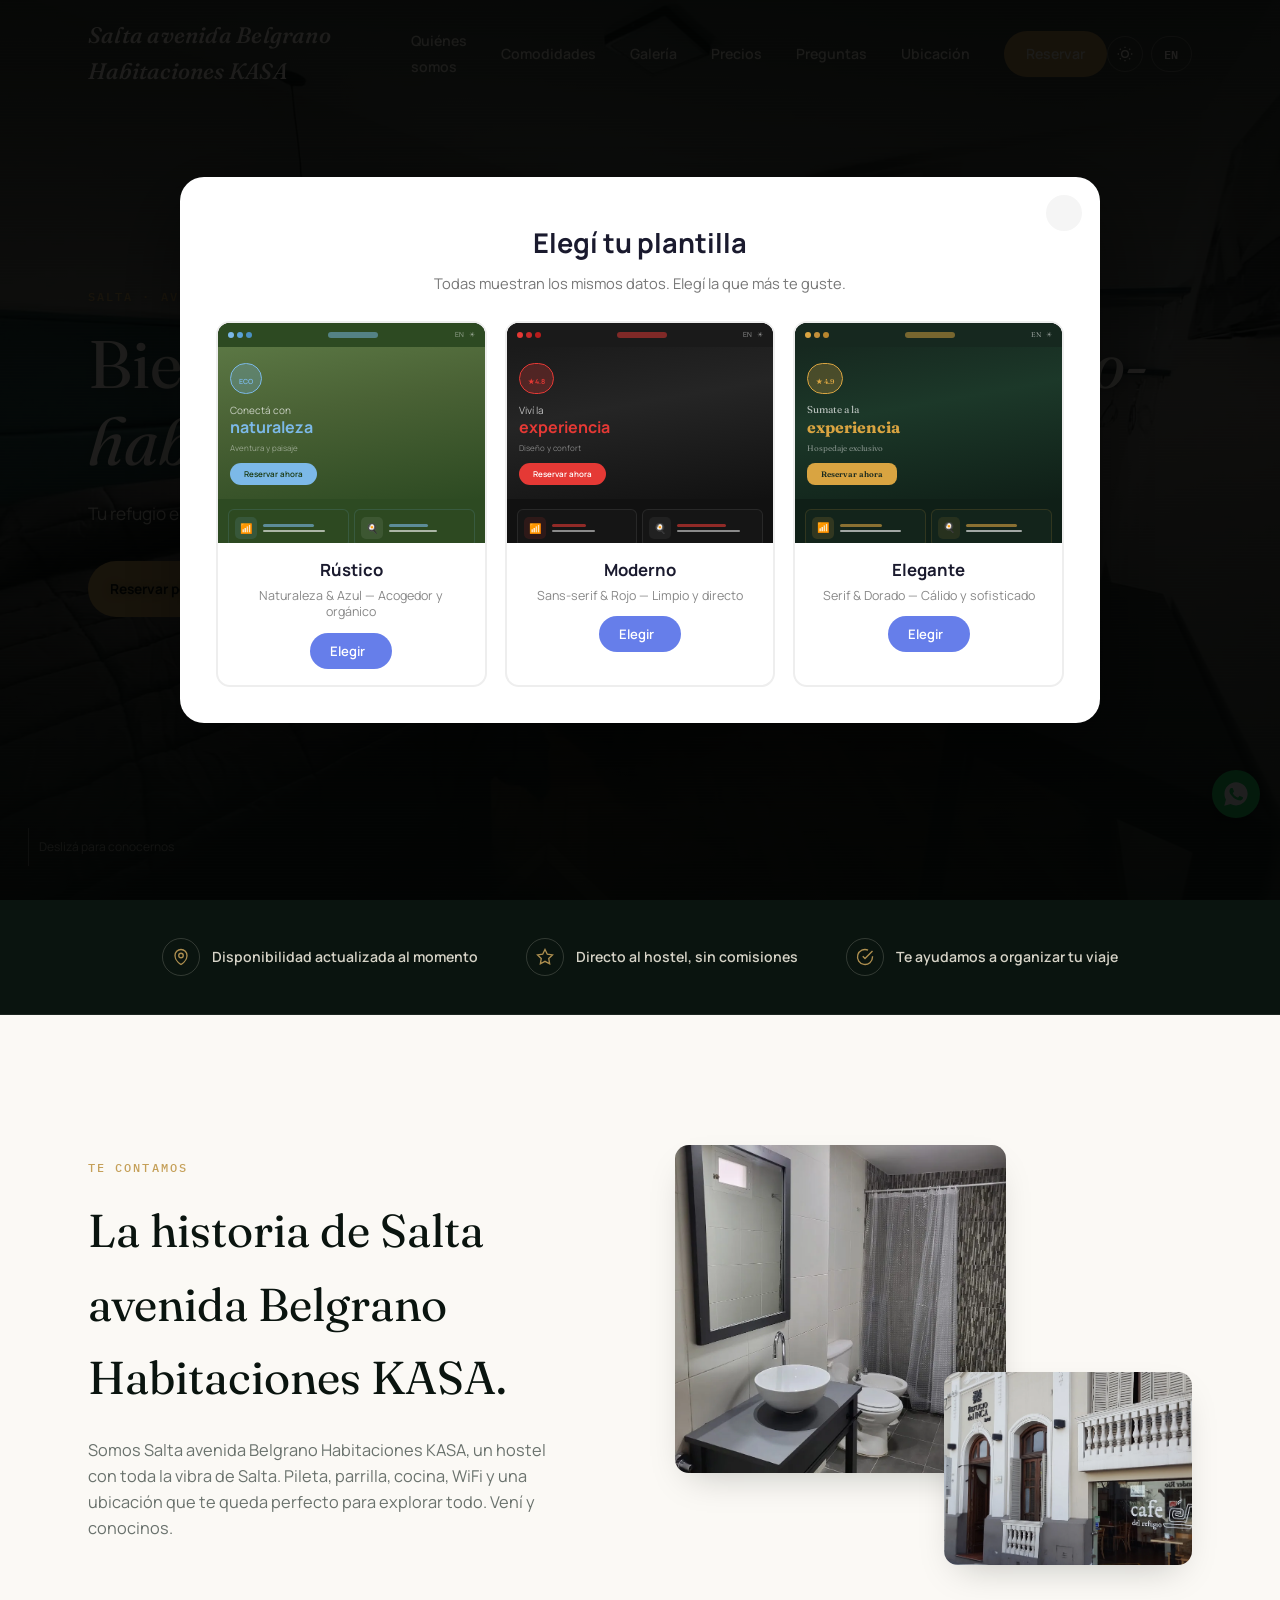
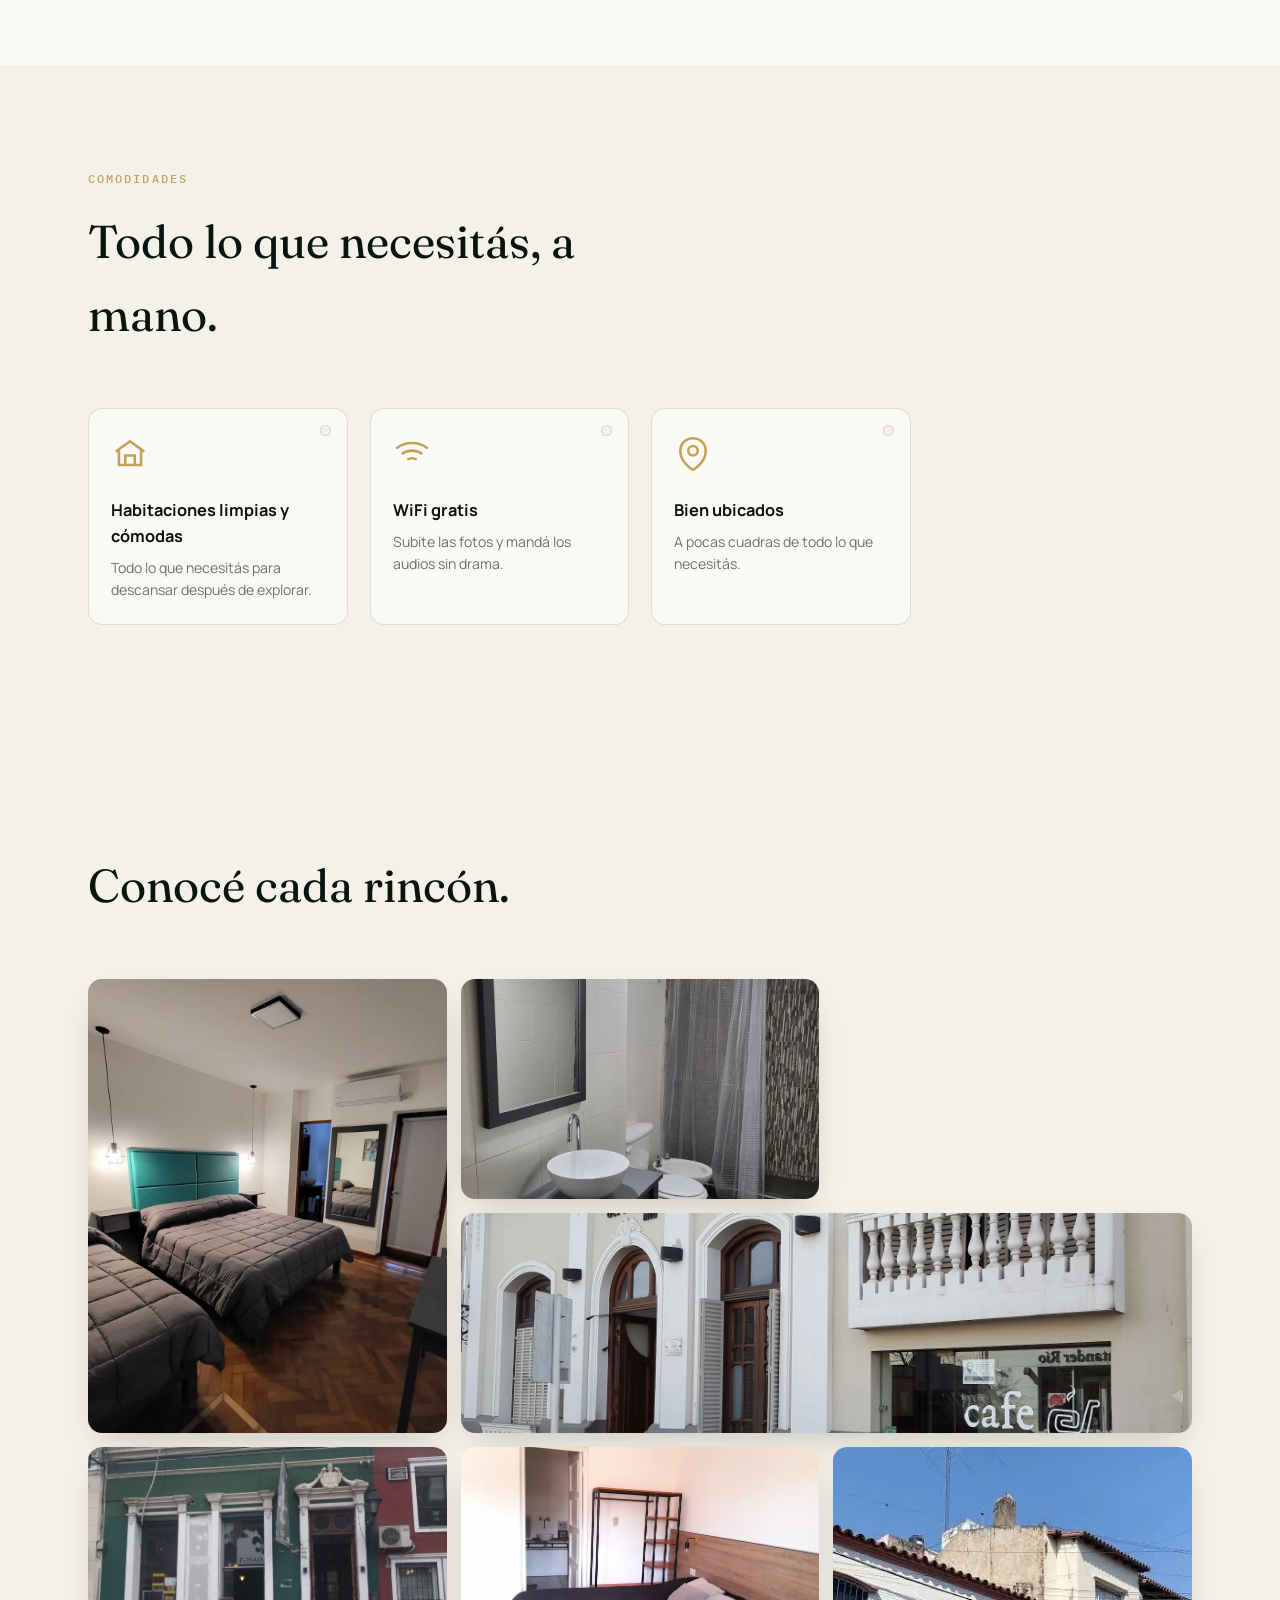
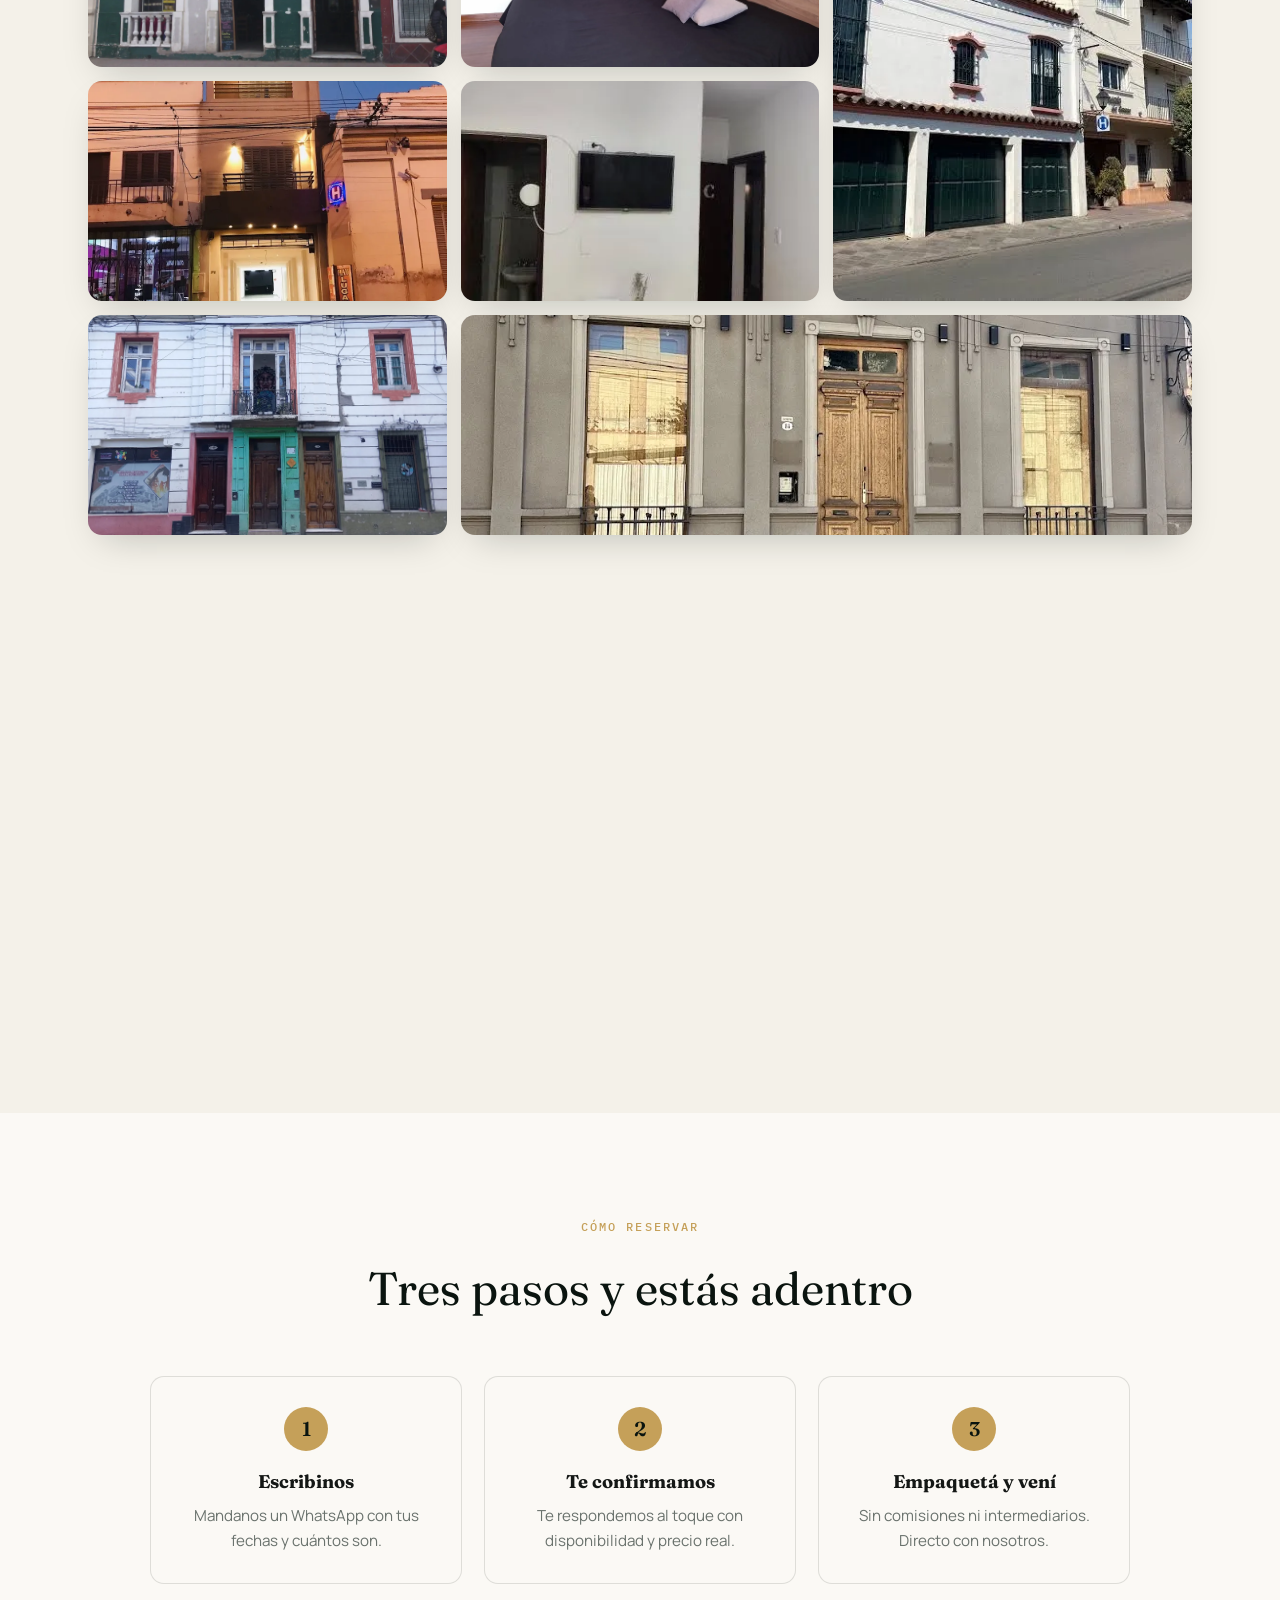
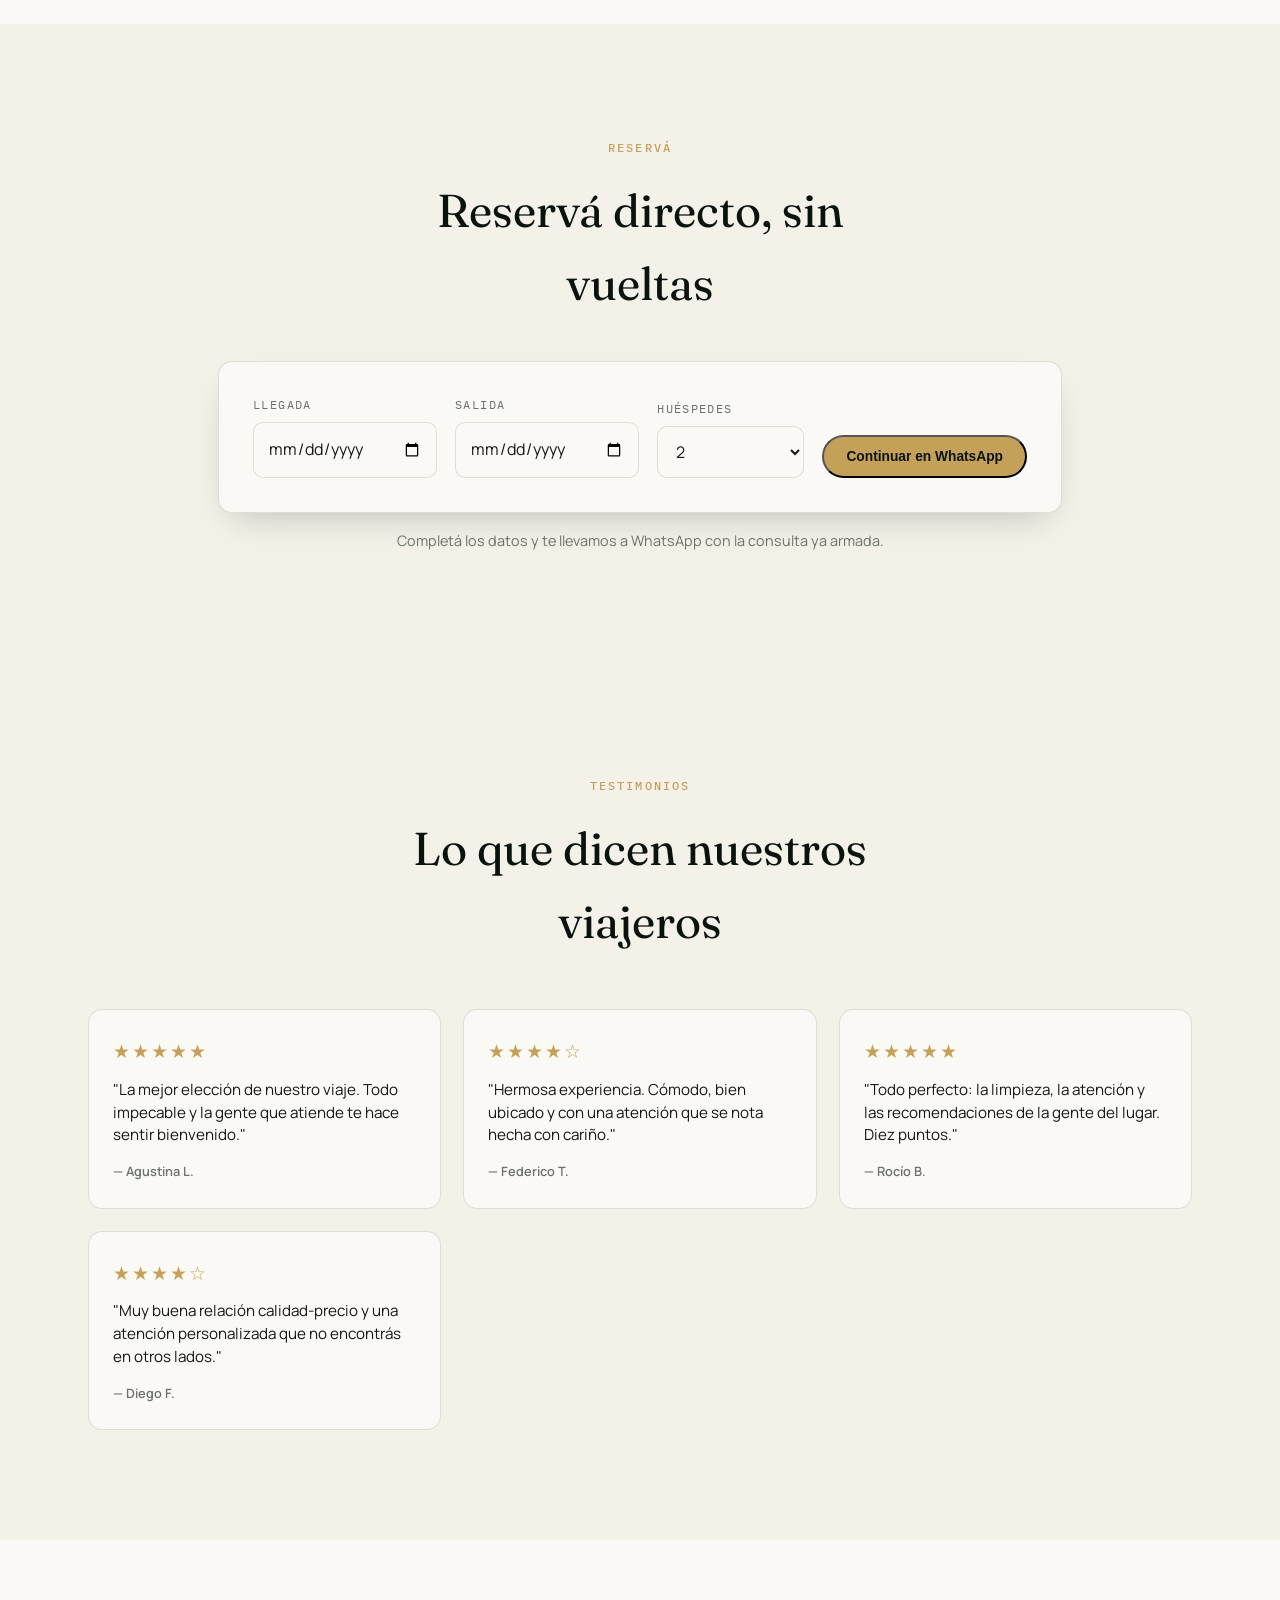
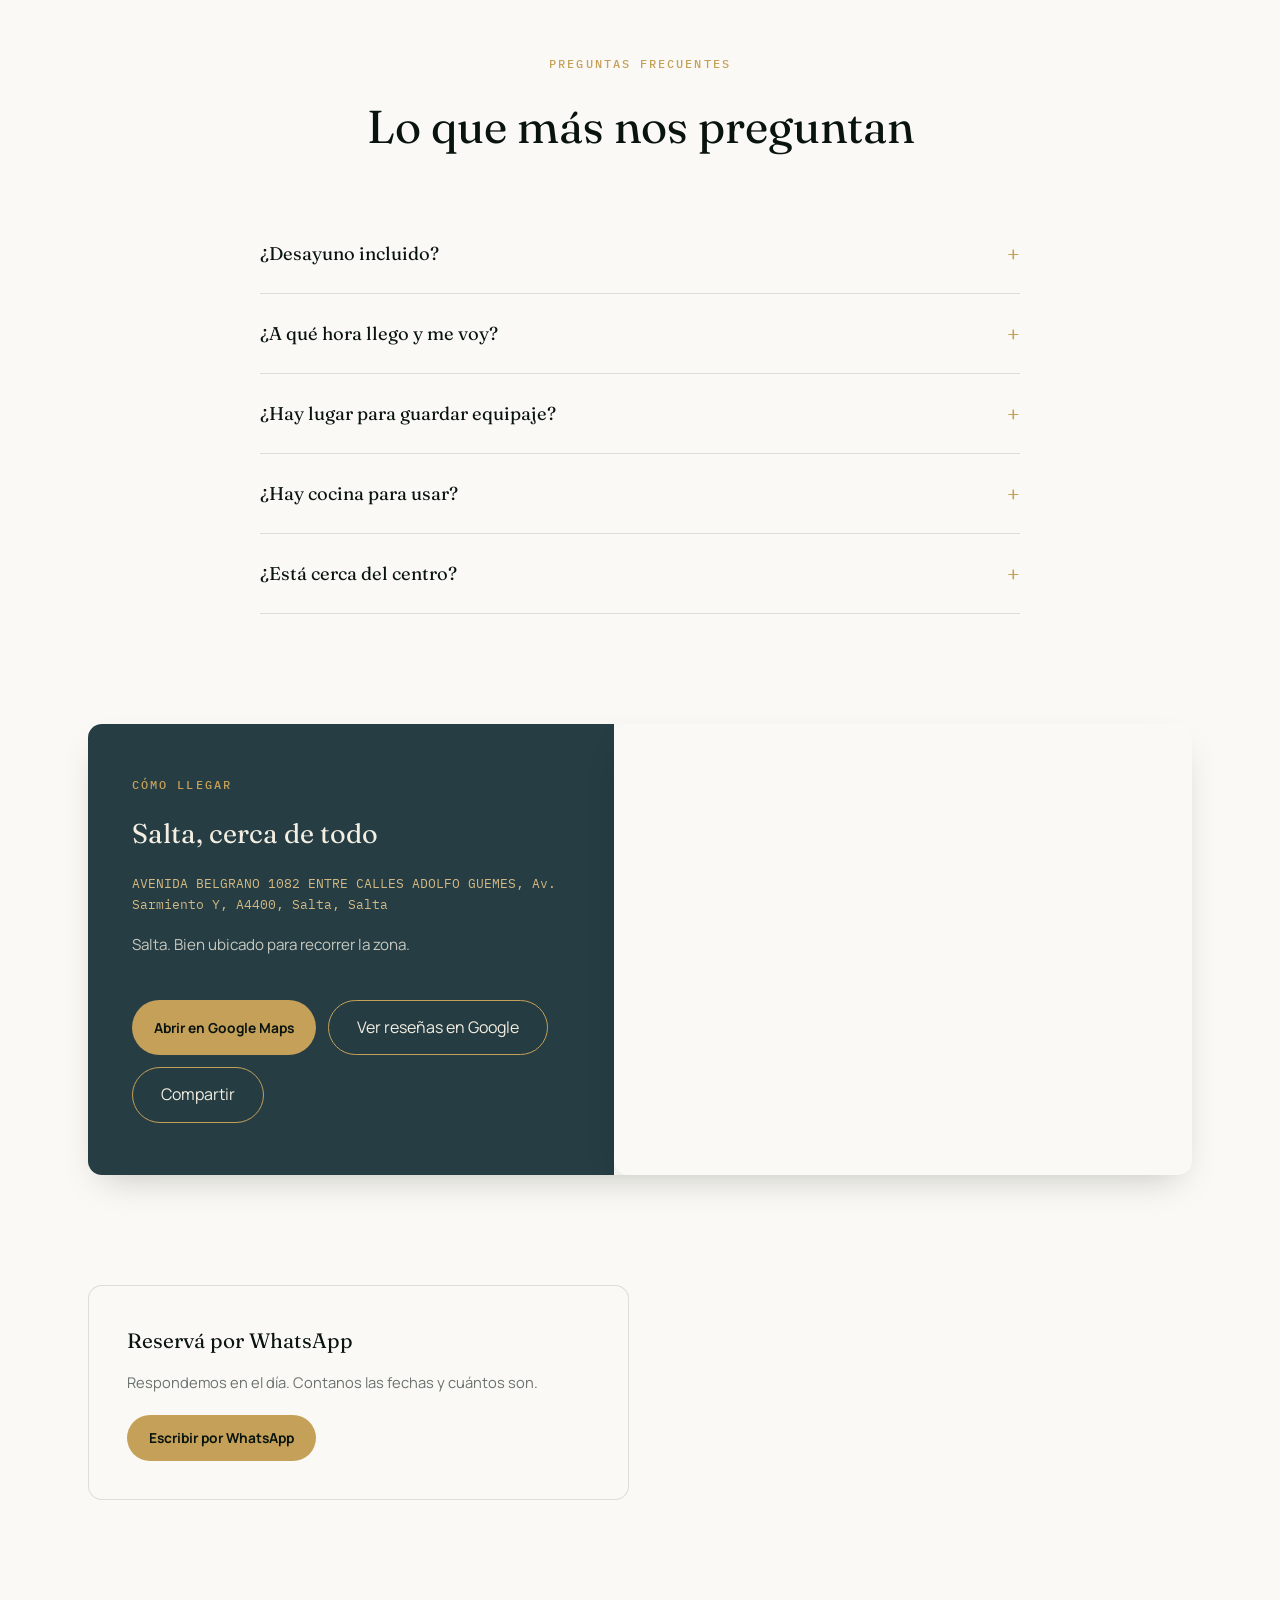
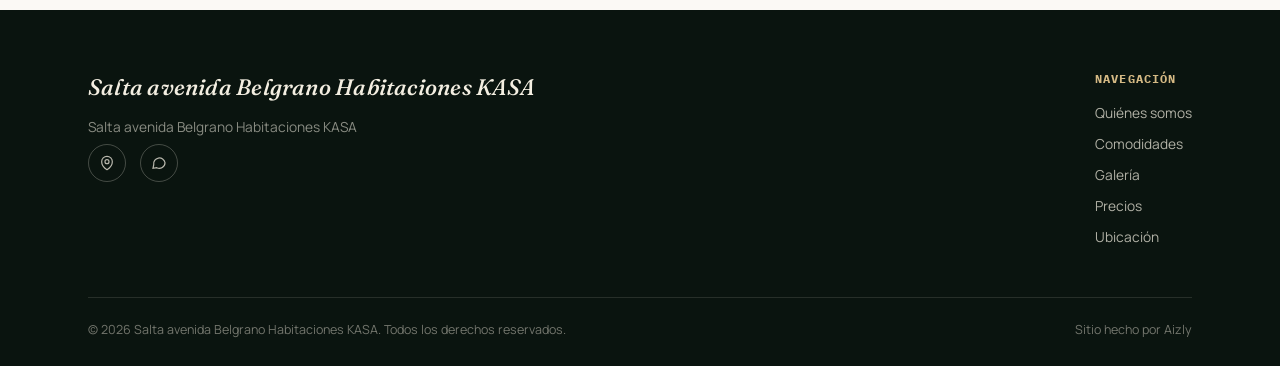
<file: index.html>
<!DOCTYPE html>
<html lang="es-AR">

<head>
  <meta charset="UTF-8">
  <meta name="viewport" content="width=device-width, initial-scale=1.0">
  <title id="meta-title">Salta avenida Belgrano Habitaciones KASA | Hostel en Salta</title>
  <meta name="description" id="meta-description" content="Habitaciones cómodas y buena onda en Salta avenida Belgrano Habitaciones KASA, Salta.">
  <link rel="canonical" href="https://salta-avenida-belgrano-habitaciones.vercel.app/">
  <meta name="theme-color" content="#16281F">
  <meta name="apple-mobile-web-app-capable" content="yes">
  <meta name="apple-mobile-web-app-status-bar-style" content="black-translucent">
  <meta name="mobile-web-app-capable" content="yes">

  <script type="application/ld+json" id="schema-json">{"@context": "https://schema.org", "@graph": [{"@type": "LodgingBusiness", "name": "Salta avenida Belgrano Habitaciones KASA", "description": "Todo lo que buscás para viajar tranquilo, en Salta avenida Belgrano Habitaciones KASA.", "url": "", "telephone": "+5493873123004", "email": "", "image": "", "sameAs": ["https://www.google.com/maps/place/Salta+avenida+Belgrano+Habitaciones+KASA/data=!4m10!3m9!1s0x941bc3a29385162d:0x84a44f700577eb8d!5m2!4m1!1i2!8m2!3d-24.7866604!4d-65.4172499!16s%2Fg%2F11kq17x0p9!19sChIJLRaFk6LDG5QRjet3BXBPpIQ?authuser=0&hl=es&g_ep=EgoyMDI2MTAyMC4wIJJjKgBIAVAD&rclk=1"], "address": {"@type": "PostalAddress", "streetAddress": "AVENIDA BELGRANO 1082 ENTRE CALLES ADOLFO GUEMES, Av. Sarmiento Y, A4400, Salta", "addressLocality": "Salta", "addressCountry": "AR"}, "amenityFeature": [{"@type": "LocationFeatureSpecification", "name": "Habitaciones limpias y cómodas", "value": true}, {"@type": "LocationFeatureSpecification", "name": "WiFi gratis", "value": true}, {"@type": "LocationFeatureSpecification", "name": "Bien ubicados", "value": true}]}, {"@type": "FAQPage", "mainEntity": [{"@type": "Question", "name": "¿Desayuno incluido?", "acceptedAnswer": {"@type": "Answer", "text": "Depende la época, escribinos y te confirmamos."}}, {"@type": "Question", "name": "¿A qué hora llego y me voy?", "acceptedAnswer": {"@type": "Answer", "text": "Hacemos lo posible por adaptarnos a tu horario. Escribinos y lo charlamos."}}, {"@type": "Question", "name": "¿Hay lugar para guardar equipaje?", "acceptedAnswer": {"@type": "Answer", "text": "Sí, podés dejar las valijas antes del check-in o después del check-out."}}, {"@type": "Question", "name": "¿Hay cocina para usar?", "acceptedAnswer": {"@type": "Answer", "text": "Sí, cocina completa para que te armes lo que quieras."}}, {"@type": "Question", "name": "¿Está cerca del centro?", "acceptedAnswer": {"@type": "Answer", "text": "Escribinos y te confirmamos la distancia exacta y cómo llegar desde el terminal o el aeropuerto."}}]}]}</script>

  <meta property="og:title" id="og-title" content="Salta avenida Belgrano Habitaciones KASA | Hostel en Salta">
  <meta property="og:description" id="og-description" content="Habitaciones cómodas y buena onda en Salta avenida Belgrano Habitaciones KASA, Salta.">
  <meta property="og:url" id="og-url" content="https://salta-avenida-belgrano-habitaciones.vercel.app/">
  <meta property="og:type" content="website">
  <meta property="og:image" id="og-image" content="https://salta-avenida-belgrano-habitaciones.vercel.app/og-image.jpg">
  <meta property="og:image:width" content="1200">
  <meta property="og:image:height" content="900">
  <meta name="twitter:card" content="summary_large_image">
  <meta name="twitter:title" id="twitter-title" content="Salta avenida Belgrano Habitaciones KASA | Hostel en Salta">
  <meta name="twitter:description" id="twitter-description" content="Habitaciones cómodas y buena onda en Salta avenida Belgrano Habitaciones KASA, Salta.">
  <meta name="twitter:image" id="twitter-image" content="https://salta-avenida-belgrano-habitaciones.vercel.app/og-image.jpg">

  <link rel="icon" id="favicon-link"
    href="data:image/svg+xml,%3Csvg xmlns='http://www.w3.org/2000/svg' viewBox='0 0 100 100'%3E%3Crect width='100' height='100' rx='20' fill='%2316281F'/%3E%3Cpath d='M30 25 L30 75 M70 25 L70 75 M30 50 L70 50' stroke='%23D9A441' stroke-width='7' fill='none' stroke-linecap='round' stroke-linejoin='round'/%3E%3C/svg%3E">
  <link rel="apple-touch-icon"
    href="data:image/svg+xml,%3Csvg xmlns='http://www.w3.org/2000/svg' viewBox='0 0 100 100'%3E%3Crect width='100' height='100' rx='20' fill='%2316281F'/%3E%3Cpath d='M30 25 L30 75 M70 25 L70 75 M30 50 L70 50' stroke='%23D9A441' stroke-width='7' fill='none' stroke-linecap='round' stroke-linejoin='round'/%3E%3C/svg%3E">

  <link rel="preconnect" href="https://fonts.googleapis.com">
  <link rel="preconnect" href="https://fonts.gstatic.com" crossorigin>
  <link
    href="https://fonts.googleapis.com/css2?family=Fraunces:ital,opsz,wght@0,9..144,400;0,9..144,600;1,9..144,500&family=Manrope:wght@400;500;600;700;800&family=IBM+Plex+Mono:wght@400;500&display=swap"
    rel="stylesheet">

  <style>
    :root {
      --pine-dark: #0A140F;
      --pine: #1A3025;
      --sea-dusk: #253D43;
      --gold: #C5A059;
      --gold-soft: #D4B984;
      --paper: #FBF9F5;
      --paper-warm: #F4F1E9;
      --ink: #141715;
      --ink-soft: #6A726D;
      --line: rgba(10, 20, 15, 0.12);
      --radius: 14px;
      --shadow: 0 15px 35px -15px rgba(10, 20, 15, 0.25);
      --card-bg: var(--paper);
      --section-alt-bg: var(--paper-warm);
      --header-scrolled-bg: rgba(251, 249, 245, 0.95);
      --header-scrolled-shadow: 0 4px 15px -5px rgba(10, 20, 15, 0.1);
    }

    [data-theme="dark"] {
      --paper: #0A140F;
      --paper-warm: #141715;
      --ink: #FBF9F5;
      --ink-soft: #A6A9A8;
      --line: rgba(251, 249, 245, 0.08);
      --shadow: 0 15px 35px -15px rgba(0, 0, 0, 0.5);
      --card-bg: #141715;
      --section-alt-bg: #141715;
      --header-scrolled-bg: rgba(10, 20, 15, 0.95);
      --header-scrolled-shadow: 0 4px 15px -5px rgba(0, 0, 0, 0.3);
    }

    * {
      margin: 0;
      padding: 0;
      box-sizing: border-box;
    }

    html {
      scroll-behavior: smooth;
      overflow-x: hidden;
    }

    body {
      font-family: 'Manrope', sans-serif;
      background: var(--paper);
      color: var(--ink);
      line-height: 1.6;
      overflow-x: hidden;
    }

    h1,
    h2,
    h3,
    .display {
      font-family: 'Fraunces', serif;
    }

    .mono {
      font-family: 'IBM Plex Mono', monospace;
    }

    a {
      text-decoration: none;
      color: inherit;
    }

    ul {
      list-style: none;
    }

    img {
      max-width: 100%;
      display: block;
    }

    section {
      position: relative;
    }

    .wrap {
      max-width: 1160px;
      margin: 0 auto;
      padding: 0 28px;
    }

    .eyebrow {
      font-family: 'IBM Plex Mono', monospace;
      text-transform: uppercase;
      letter-spacing: 0.18em;
      font-size: 0.72rem;
      color: var(--gold);
      font-weight: 500;
    }

    .reveal {
      opacity: 0;
      transform: translateY(28px);
      transition: opacity .8s ease, transform .8s ease;
    }

    .reveal.in {
      opacity: 1;
      transform: translateY(0);
    }

    @media (prefers-reduced-motion: reduce) {
      .reveal {
        opacity: 1;
        transform: none;
        transition: none;
      }

      html {
        scroll-behavior: auto;
      }
    }

    .trust-bar {
      background: var(--pine-dark);
      padding: 38px 0;
      text-align: center;
      border-bottom: 1px solid rgba(243, 238, 225, 0.08);
    }

    [data-theme="dark"] .trust-bar {
      background: #0A120D;
    }

    .trust-inner {
      display: flex;
      justify-content: center;
      align-items: center;
      gap: 48px;
      flex-wrap: wrap;
    }

    .trust-item {
      display: flex;
      align-items: center;
      gap: 12px;
      color: #F3EEE1;
      font-size: 0.88rem;
      font-weight: 600;
      opacity: 0.88;
    }

    .trust-item .trust-icon {
      width: 38px;
      height: 38px;
      border-radius: 50%;
      border: 1.5px solid rgba(243, 238, 225, 0.2);
      display: flex;
      align-items: center;
      justify-content: center;
      flex-shrink: 0;
      color: var(--gold);
    }

    .trust-item .trust-icon svg {
      width: 18px;
      height: 18px;
    }


    /* Botón flotante WhatsApp (móvil, sobre la barra de reserva) */
    .wa-float {
      position: fixed;
      bottom: 82px;
      right: 20px;
      z-index: 9999;
      width: 48px;
      height: 48px;
      border-radius: 50%;
      background: #25D366;
      display: flex;
      align-items: center;
      justify-content: center;
      box-shadow: 0 4px 12px rgba(0,0,0,0.25);
      transition: transform 0.2s;
    }
    .wa-float:hover {
      transform: scale(1.08);
    }

    .mobile-bar {
      display: none;
      position: fixed;
      bottom: 0;
      left: 0;
      right: 0;
      z-index: 9998;
      background: var(--pine-dark);
      padding: 10px;
      box-shadow: 0 -2px 10px rgba(0,0,0,0.2);
    }

    .mobile-bar a {
      display: flex;
      align-items: center;
      justify-content: center;
      gap: 6px;
      background: var(--gold);
      color: var(--pine-dark);
      padding: 8px;
      border-radius: 999px;
      font-weight: 700;
      font-size: 0.8rem;
      text-decoration: none;
    }

    .mobile-bar a svg {
      width: 18px;
      height: 18px;
    }

    @media (max-width:720px) {
      .mobile-bar {
        display: block;
      }
      body {
        padding-bottom: 70px;
      }
    }

    header {
      position: fixed;
      top: 0;
      left: 0;
      right: 0;
      z-index: 100;
      padding: 18px 0;
      transition: background .35s ease, padding .35s ease, box-shadow .35s ease;
    }

    header.scrolled {
      background: var(--header-scrolled-bg);
      backdrop-filter: blur(14px) saturate(180%);
      -webkit-backdrop-filter: blur(14px) saturate(180%);
      padding: 12px 0;
      box-shadow: var(--header-scrolled-shadow);
    }

    nav.wrap {
      display: flex;
      align-items: center;
      justify-content: space-between;
    }

    .logo {
      font-family: 'Fraunces', serif;
      font-style: italic;
      font-weight: 500;
      font-size: 1.4rem;
      color: #F3EEE1;
      letter-spacing: 0.01em;
      transition: color .35s ease;
    }

    header.scrolled .logo {
      color: var(--pine-dark);
    }

    .nav-links {
      display: flex;
      gap: 34px;
      align-items: center;
    }

    .nav-links a {
      font-size: 0.88rem;
      font-weight: 600;
      color: #F3EEE1;
      transition: color .35s ease, opacity .2s ease;
      opacity: 0.88;
    }

    header.scrolled .nav-links a {
      color: var(--pine-dark);
    }

    .nav-links a:hover {
      opacity: 1;
    }

    .nav-toggles {
      display: flex;
      gap: 8px;
      align-items: center;
    }

    .toggle-btn {
      width: 36px;
      height: 36px;
      border-radius: 50%;
      border: 1.5px solid rgba(243, 238, 225, 0.3);
      background: transparent;
      color: #F3EEE1;
      cursor: pointer;
      display: flex;
      align-items: center;
      justify-content: center;
      transition: background .2s, border-color .2s;
    }

    .toggle-btn:hover {
      background: rgba(243, 238, 225, 0.1);
      border-color: var(--gold);
    }

    .toggle-btn svg {
      width: 16px;
      height: 16px;
    }

    .lang-btn {
      width: auto;
      padding: 0 12px;
      border-radius: 999px;
      height: 36px;
      font-family: 'IBM Plex Mono', monospace;
      font-size: 0.72rem;
      font-weight: 600;
      letter-spacing: 0.05em;
    }

    header.scrolled .toggle-btn {
      border-color: rgba(22, 40, 31, 0.3);
      color: var(--ink);
    }

    header.scrolled .toggle-btn:hover {
      background: rgba(22, 40, 31, 0.06);
    }

    [data-theme="dark"] header.scrolled .toggle-btn {
      border-color: rgba(232, 227, 214, 0.2);
      color: var(--ink);
    }

    [data-theme="dark"] header.scrolled .toggle-btn:hover {
      background: rgba(232, 227, 214, 0.08);
    }

    [data-theme="dark"] header.scrolled .logo {
      color: var(--ink);
    }

    [data-theme="dark"] header.scrolled .nav-links a {
      color: var(--ink);
    }

    [data-theme="dark"] header.scrolled .burger span {
      background: var(--ink);
    }

    .btn {
      display: inline-flex;
      align-items: center;
      gap: 8px;
      padding: 12px 22px;
      border-radius: 999px;
      font-weight: 700;
      font-size: 0.86rem;
      transition: transform .25s ease, box-shadow .25s ease;
    }

    .btn-gold {
      background: var(--gold);
      color: var(--pine-dark);
    }

    .btn-gold:hover {
      transform: translateY(-2px);
      box-shadow: 0 12px 24px -10px rgba(217, 164, 65, 0.6);
    }

    .btn-ghost, button.btn-ghost {
      border: 1.5px solid var(--gold);
      color: #F3EEE1;
      padding: 14px 28px;
      border-radius: 999px;
      cursor: pointer;
      font: inherit;
      background: rgba(37, 61, 67, 0.8);
    }

    header.scrolled .btn-ghost {
      border-color: var(--pine-dark);
      color: var(--pine-dark);
    }

    [data-theme="dark"] .btn-ghost {
      border-color: rgba(232, 227, 214, 0.3);
      color: var(--ink);
    }

    [data-theme="dark"] header.scrolled .btn-ghost {
      border-color: var(--ink);
      color: var(--ink);
    }

    .burger {
      display: none;
      width: 26px;
      height: 20px;
      position: relative;
      cursor: pointer;
      background: none;
      border: none;
    }

    .burger span {
      position: absolute;
      left: 0;
      right: 0;
      height: 2px;
      background: var(--paper);
      transition: .3s;
    }

    header.scrolled .burger span {
      background: var(--pine-dark);
    }

    .burger span:nth-child(1) {
      top: 0;
    }

    .burger span:nth-child(2) {
      top: 9px;
    }

    .burger span:nth-child(3) {
      top: 18px;
    }

    .hero {
      height: 100vh;
      min-height: 640px;
      display: flex;
      align-items: center;
      position: relative;
      overflow: hidden;
      background: var(--pine-dark);
    }

    .hero-video {
      position: absolute;
      inset: 0;
      width: 100%;
      height: 100%;
      object-fit: cover;
      z-index: 0;
      background: var(--pine-dark);
    }

    .hero.no-video::before {
      content: '';
      position: absolute;
      inset: 0;
      background: linear-gradient(135deg, #1a3a2a 0%, #2d5a3d 25%, #1a3a2a 50%, #0f2318 75%, #1a3a2a 100%);
      background-size: 400% 400%;
      animation: gradientShift 8s ease infinite;
      z-index: 0;
    }

    @keyframes gradientShift {
      0%, 100% { background-position: 0% 50%; }
      25% { background-position: 100% 0%; }
      50% { background-position: 100% 100%; }
      75% { background-position: 0% 100%; }
    }

    .hero-overlay {
      position: absolute;
      inset: 0;
      z-index: 1;
      background: linear-gradient(180deg, rgba(22, 40, 31, 0.75) 0%, rgba(22, 40, 31, 0.35) 45%, rgba(22, 40, 31, 0.85) 100%);
    }

    .grain {
      position: absolute;
      inset: 0;
      z-index: 1;
      background: repeating-linear-gradient(0deg, rgba(255, 255, 255, 0.02) 0 1px, transparent 1px 3px);
      pointer-events: none;
    }

    .hero-content {
      position: relative;
      z-index: 2;
      color: #F3EEE1;
      text-shadow: 0 1px 8px rgba(22, 40, 31, 0.4);
    }

    .hero-content .eyebrow {
      margin-bottom: 18px;
      display: inline-block;
    }

    .hero-content h1 {
      font-size: clamp(2.4rem, 6vw, 4.2rem);
      font-weight: 400;
      line-height: 1.15;
      margin-bottom: 22px;
      overflow-wrap: break-word;
      word-break: break-word;
      hyphens: auto;
    }

    .hero-content p {
      max-width: 520px;
      font-size: 1.08rem;
      color: rgba(243, 238, 225, 0.85);
      margin-bottom: 34px;
      line-height: 1.5;
    }

    .hero-social-proof {
      display: inline-flex;
      align-items: center;
      gap: 9px;
      margin: 0 0 26px;
      padding: 8px 16px 8px 12px;
      border-radius: 999px;
      border: 1px solid rgba(243, 238, 225, 0.25);
      background: rgba(243, 238, 225, 0.08);
      backdrop-filter: blur(6px);
      color: #F3EEE1;
      font-size: 0.86rem;
      font-weight: 600;
      width: fit-content;
    }

    .hero-social-proof svg {
      width: 16px;
      height: 16px;
      color: var(--gold-soft);
      flex-shrink: 0;
    }

    .hero-social-proof .count {
      font-family: 'IBM Plex Mono', monospace;
      color: var(--gold-soft);
    }

    .hero-actions {
      display: flex;
      gap: 16px;
      flex-wrap: wrap;
    }

    .scroll-cue {
      position: absolute;
      bottom: 34px;
      left: 28px;
      z-index: 2;
      display: flex;
      align-items: center;
      gap: 10px;
      color: rgba(243, 238, 225, 0.6);
      font-size: 0.75rem;
    }

    @keyframes heroReveal {
      from {
        opacity: 0;
        transform: translateY(30px);
      }

      to {
        opacity: 1;
        transform: translateY(0);
      }
    }

    .hero-content .eyebrow {
      animation: heroReveal .7s ease forwards .05s;
      opacity: 0;
    }

    .hero-content h1 {
      animation: heroReveal .7s ease forwards .2s;
      opacity: 0;
    }

    .hero-content h1 em {
      animation: heroReveal .7s ease forwards .45s;
      opacity: 0;
    }

    .hero-content p {
      animation: heroReveal .7s ease forwards .65s;
      opacity: 0;
    }

    .hero-content .hero-actions {
      animation: heroReveal .7s ease forwards .8s;
      opacity: 0;
    }

    .scroll-cue::before {
      content: "";
      width: 1px;
      height: 38px;
      background: rgba(243, 238, 225, 0.4);
      animation: scrollline 2s ease-in-out infinite;
    }

    @keyframes scrollline {

      0%,
      100% {
        transform: scaleY(1);
        opacity: .4;
      }

      50% {
        transform: scaleY(0.5);
        opacity: 1;
      }
    }

    .about {
      padding: 130px 0 100px;
    }

    .about-grid {
      display: grid;
      grid-template-columns: 1fr 1fr;
      gap: 70px;
      align-items: center;
    }

    .about h2 {
      font-size: clamp(2.1rem, 3.6vw, 2.9rem);
      font-weight: 400;
      margin: 14px 0 22px;
      color: var(--pine-dark);
    }

    [data-theme="dark"] .about h2 {
      color: var(--ink);
    }

    .about p {
      color: var(--ink-soft);
      font-size: 1.02rem;
      max-width: 480px;
    }

    .photo-stack {
      position: relative;
      height: 420px;
    }

    .about-photo {
      position: absolute;
      border-radius: var(--radius);
      overflow: hidden;
      box-shadow: var(--shadow);
      object-fit: cover;
    }

    .about-photo.p1 {
      width: 64%;
      height: 78%;
      top: 0;
      left: 0;
    }

    .about-photo.p2 {
      width: 48%;
      height: 46%;
      bottom: 0;
      right: 0;
    }

    .amenities {
      padding: 100px 0;
      background: var(--section-alt-bg);
    }

    .section-head {
      max-width: 560px;
      margin-bottom: 56px;
    }

    .section-head h2 {
      font-size: clamp(2.1rem, 3.6vw, 2.9rem);
      font-weight: 400;
      margin-top: 14px;
      color: var(--pine-dark);
    }

    [data-theme="dark"] .section-head h2 {
      color: var(--ink);
    }

    .tag-grid {
      display: grid;
      grid-template-columns: repeat(4, 1fr);
      gap: 22px;
    }

    .tag-card {
      background: var(--card-bg);
      border-radius: 14px;
      padding: 26px 22px 22px;
      border: 1px solid var(--line);
      position: relative;
      transition: transform .3s ease, box-shadow .3s ease, border-color .3s ease;
    }

    .tag-card::before {
      content: "";
      position: absolute;
      top: 16px;
      right: 16px;
      width: 9px;
      height: 9px;
      border-radius: 50%;
      background: var(--paper-warm);
      border: 1px solid var(--line);
    }

    .tag-card:hover {
      transform: translateY(-8px);
      box-shadow: 0 24px 60px -20px rgba(22, 40, 31, 0.45);
      border-color: transparent;
    }

    .tag-card .icon {
      width: 38px;
      height: 38px;
      margin-bottom: 16px;
      color: var(--gold);
    }

    .tag-card h3 {
      font-family: 'Manrope', sans-serif;
      font-size: 1.02rem;
      font-weight: 700;
      margin-bottom: 8px;
      color: var(--pine-dark);
    }

    [data-theme="dark"] .tag-card h3 {
      color: var(--ink);
    }

    .tag-card p {
      font-size: 0.88rem;
      color: var(--ink-soft);
    }

    .gallery {
      padding: 110px 0;
      background: var(--section-alt-bg);
    }

    .gallery-grid {
      display: grid;
      grid-template-columns: repeat(3, 1fr);
      grid-auto-rows: 220px;
      gap: 14px;
    }

    .gallery-item {
      border-radius: var(--radius);
      overflow: hidden;
      position: relative;
      box-shadow: var(--shadow);
      transition: transform .35s cubic-bezier(0.4, 0, 0.2, 1);
      cursor: pointer;
    }

    .gallery-item:hover {
      transform: scale(1.03);
      z-index: 2;
    }

    .gallery-item:nth-child(5n+1) {
      grid-row: span 2;
    }

    .gallery-item:nth-child(7n+3) {
      grid-column: span 2;
    }

    .gallery-item img,
    .gallery-item video {
      width: 100%;
      height: 100%;
      object-fit: cover;
      display: block;
    }

    .gallery-overlay {
      position: absolute;
      inset: 0;
      background: linear-gradient(180deg, transparent 40%, rgba(22, 40, 31, 0.85) 100%);
      display: flex;
      align-items: flex-end;
      padding: 20px;
      opacity: 0;
      transition: opacity .35s ease;
    }

    .gallery-item:hover .gallery-overlay {
      opacity: 1;
    }

    .gallery-overlay span {
      color: #F3EEE1;
      font-size: 0.82rem;
      font-weight: 600;
      letter-spacing: 0.02em;
    }

    .pricing {
      padding: 110px 0;
      background: var(--pine-dark);
      color: #F3EEE1;
      text-align: center;
      position: relative;
      overflow: hidden;
    }

    .pricing::before {
      content: "";
      position: absolute;
      inset: 0;
      background-image: radial-gradient(circle, rgba(243, 238, 225, 0.05) 1px, transparent 1px);
      background-size: 26px 26px;
    }

    .pricing .wrap {
      position: relative;
    }

    .seal {
      width: 180px;
      height: 180px;
      border: 2px dashed var(--gold);
      border-radius: 50%;
      display: flex;
      flex-direction: column;
      align-items: center;
      justify-content: center;
      margin: 0 auto 34px;
      transform: rotate(-6deg);
    }

    .seal .amount {
      font-family: 'Fraunces', serif;
      font-size: 2.1rem;
      color: var(--gold-soft);
    }

    .seal .per {
      font-family: 'IBM Plex Mono', monospace;
      font-size: 0.68rem;
      letter-spacing: 0.08em;
      color: rgba(243, 238, 225, 0.7);
      margin-top: 4px;
    }

    .pricing h2 {
      font-size: clamp(1.8rem, 3vw, 2.4rem);
      font-weight: 400;
      max-width: 520px;
      margin: 0 auto 30px;
    }

    .faq {
      padding: 110px 0;
    }

    .faq-list {
      max-width: 760px;
      margin: 0 auto;
    }

    .faq-item {
      border-bottom: 1px solid var(--line);
    }

    .faq-q {
      width: 100%;
      text-align: left;
      background: none;
      border: none;
      cursor: pointer;
      padding: 26px 0;
      display: flex;
      justify-content: space-between;
      align-items: center;
      gap: 20px;
      font-family: 'Fraunces', serif;
      font-size: 1.15rem;
      color: var(--pine-dark);
    }

    [data-theme="dark"] .faq-q {
      color: var(--ink);
    }

    .faq-q .plus {
      font-family: 'IBM Plex Mono', monospace;
      font-size: 1.3rem;
      color: var(--gold);
      transition: transform .3s ease;
      flex-shrink: 0;
    }

    .faq-item.open .plus {
      transform: rotate(45deg);
    }

    .faq-a {
      max-height: 0;
      overflow: hidden;
      transition: max-height .4s ease;
    }

    .faq-a p {
      padding-bottom: 24px;
      color: var(--ink-soft);
      max-width: 600px;
    }

    .location {
      padding: 0 0 110px;
    }

    .loc-grid {
      display: grid;
      grid-template-columns: 1fr 1.1fr;
      gap: 0;
      border-radius: var(--radius);
      overflow: hidden;
      box-shadow: var(--shadow);
    }

    .loc-info {
      background: var(--sea-dusk);
      color: #F3EEE1;
      padding: 52px 44px;
      display: flex;
      flex-direction: column;
      justify-content: center;
      gap: 18px;
    }

    .loc-info h3 {
      font-size: 1.7rem;
      font-weight: 400;
    }

    .loc-info p {
      color: rgba(243, 238, 225, 0.78);
      font-size: 0.95rem;
    }

    .loc-info .addr {
      font-family: 'IBM Plex Mono', monospace;
      font-size: 0.82rem;
      color: var(--gold-soft);
    }

    #loc-highlights {
      display: flex;
      flex-direction: column;
      gap: 10px;
      margin-top: 6px;
    }

    .loc-highlight {
      display: flex;
      align-items: center;
      gap: 10px;
      font-size: 0.88rem;
      color: rgba(243, 238, 225, 0.78);
    }

    .loc-highlight svg {
      width: 18px;
      height: 18px;
      color: var(--gold-soft);
      flex-shrink: 0;
    }

    .map-embed {
      position: relative;
      width: 100%;
      min-height: 340px;
      border-radius: var(--radius);
      overflow: hidden;
      box-shadow: var(--shadow);
    }

    .map-embed iframe {
      position: absolute;
      inset: 0;
      width: 100%;
      height: 100%;
      border: 0;
    }

    .map-embed img,
    .map-embed video {
      width: 100%;
      height: 100%;
      min-height: 340px;
      object-fit: cover;
      display: block;
    }

    .map-embed video {
      background: #000;
    }

    .map-embed img {
      animation: kenBurns 12s ease-in-out infinite alternate;
    }

    .map-embed .map-overlay {
      position: absolute;
      inset: 0;
      background: linear-gradient(135deg, rgba(22, 40, 31, 0.55) 0%, transparent 60%);
      display: flex;
      align-items: flex-end;
      padding: 24px;
      pointer-events: none;
    }

    .map-embed .map-overlay .pin-badge {
      display: flex;
      align-items: center;
      gap: 8px;
      background: rgba(22, 40, 31, 0.75);
      backdrop-filter: blur(8px);
      -webkit-backdrop-filter: blur(8px);
      padding: 10px 16px;
      border-radius: 999px;
      color: #F3EEE1;
      font-family: 'IBM Plex Mono', monospace;
      font-size: 0.78rem;
      letter-spacing: 0.04em;
    }

    .map-embed .map-overlay .pin-badge svg {
      width: 14px;
      height: 14px;
      flex-shrink: 0;
    }

    @keyframes kenBurns {
      0% {
        transform: scale(1) translate(0, 0);
      }

      100% {
        transform: scale(1.12) translate(-1.5%, -1%);
      }
    }

    .contact {
      padding: 0 0 110px;
    }

    .contact-grid {
      display: grid;
      grid-template-columns: 1fr 1fr;
      gap: 22px;
    }

    .contact-card {
      background: var(--card-bg);
      border-radius: var(--radius);
      padding: 38px;
      display: flex;
      flex-direction: column;
      gap: 14px;
      border: 1px solid var(--line);
    }

    .contact-card h3 {
      font-size: 1.3rem;
      font-weight: 400;
      color: var(--pine-dark);
    }

    [data-theme="dark"] .contact-card h3 {
      color: var(--ink);
    }

    .contact-card p {
      color: var(--ink-soft);
      font-size: 0.92rem;
    }

    .contact-card .btn {
      align-self: flex-start;
      margin-top: 6px;
    }

    .contact-email-btn {
      border-color: var(--pine-dark);
      color: var(--pine-dark);
    }

    [data-theme="dark"] .contact-email-btn {
      border-color: var(--ink);
      color: var(--ink);
    }

    footer {
      background: var(--pine-dark);
      color: rgba(243, 238, 225, 0.75);
      padding: 60px 0 26px;
    }

    .foot-top {
      display: flex;
      justify-content: space-between;
      align-items: flex-start;
      flex-wrap: wrap;
      gap: 36px;
      padding-bottom: 40px;
      border-bottom: 1px solid rgba(243, 238, 225, 0.12);
    }

    .foot-brand .logo {
      color: #F3EEE1;
      margin-bottom: 10px;
      display: block;
    }

    .foot-brand p {
      max-width: 280px;
      font-size: 0.86rem;
      color: rgba(243, 238, 225, 0.55);
    }

    .foot-cols {
      display: flex;
      gap: 60px;
      flex-wrap: wrap;
    }

    .foot-col h4 {
      font-family: 'IBM Plex Mono', monospace;
      font-size: 0.72rem;
      letter-spacing: 0.1em;
      text-transform: uppercase;
      color: var(--gold-soft);
      margin-bottom: 14px;
    }

    .foot-col a {
      display: block;
      font-size: 0.86rem;
      margin-bottom: 9px;
      color: rgba(243, 238, 225, 0.72);
      transition: color .2s;
    }

    .foot-col a:hover {
      color: var(--gold-soft);
    }

    .social-row {
      display: flex;
      gap: 14px;
      margin-top: 6px;
    }

    .social-row a {
      width: 38px;
      height: 38px;
      border-radius: 50%;
      border: 1px solid rgba(243, 238, 225, 0.25);
      display: flex;
      align-items: center;
      justify-content: center;
      transition: .25s;
    }

    .social-row a:hover {
      background: var(--gold);
      border-color: var(--gold);
      color: var(--pine-dark);
    }

    .foot-bottom {
      display: flex;
      justify-content: space-between;
      padding-top: 22px;
      font-size: 0.78rem;
      color: rgba(243, 238, 225, 0.45);
      flex-wrap: wrap;
      gap: 10px;
    }

    @media (max-width:920px) {

      .about-grid,
      .loc-grid,
      .contact-grid {
        grid-template-columns: 1fr;
      }

      .tag-grid {
        grid-template-columns: repeat(2, 1fr);
      }

      .gallery-item {
        grid-column: span 1;
        grid-row: span 1;
      }

      .gallery-grid {
        grid-template-columns: repeat(2, 1fr);
        grid-auto-rows: 180px;
      }

      .foot-top {
        flex-direction: column;
      }

      .map-embed {
        min-height: 260px;
      }

      .map-embed img,
      .map-embed video {
        min-height: 260px;
      }
    }

    @media (max-width:720px) {
      .nav-links {
        position: fixed;
        top: 0;
        right: 0;
        height: 100vh;
        width: 76%;
        max-width: 320px;
        background: var(--pine-dark);
        flex-direction: column;
        justify-content: center;
        align-items: flex-start;
        padding: 40px;
        gap: 28px;
        transform: translateX(100%);
        visibility: hidden;
        transition: transform .4s ease, visibility 0s .4s;
      }

      .nav-links.open {
        transform: translateX(0);
        visibility: visible;
        transition: transform .4s ease, visibility 0s;
      }

      .nav-links a {
        color: #F3EEE1 !important;
        font-size: 1.1rem;
      }

      .burger {
        display: block;
      }

      .tag-grid {
        grid-template-columns: 1fr 1fr;
      }

      .hero-content p {
        max-width: 100%;
      }
    }

    @media (max-width:480px) {
      .tag-grid {
        grid-template-columns: 1fr;
      }

      .gallery-grid {
        grid-template-columns: 1fr;
        grid-auto-rows: 240px;
      }

      .gallery-item {
        grid-column: span 1;
        grid-row: span 1;
      }

      .wrap {
        padding: 0 20px;
      }
    }

    /* === Scroll Progress === */
    .scroll-progress {
      position: fixed;
      top: 0;
      left: 0;
      height: 3px;
      background: var(--gold);
      z-index: 101;
      width: 0%;
      transition: width 50ms linear;
    }

    /* === Splash Screen === */
    .splash {
      position: fixed;
      inset: 0;
      z-index: 999;
      background: var(--pine-dark);
      display: flex;
      flex-direction: column;
      align-items: center;
      justify-content: center;
      gap: 24px;
      transition: opacity .5s ease;
    }

    .splash.hide {
      opacity: 0;
      pointer-events: none;
    }

    .splash-logo {
      font-family: 'Fraunces', serif;
      font-style: italic;
      font-size: 2rem;
      color: var(--gold);
    }

    .splash-spinner {
      width: 32px;
      height: 32px;
      border: 2px solid rgba(243, 238, 225, 0.15);
      border-top-color: var(--gold);
      border-radius: 50%;
      animation: spin .8s linear infinite;
    }

    @keyframes spin {
      to {
        transform: rotate(360deg);
      }
    }

    /* === Lightbox === */
    .lightbox {
      display: none;
      position: fixed;
      inset: 0;
      z-index: 200;
      background: rgba(0, 0, 0, 0.92);
      backdrop-filter: blur(8px);
      align-items: center;
      justify-content: center;
      opacity: 0;
      transition: opacity .3s ease;
    }

    .lightbox.active {
      display: flex;
      opacity: 1;
    }

    .lb-content {
      max-width: 90vw;
      max-height: 85vh;
    }

    .lb-content img,
    .lb-content video {
      max-width: 100%;
      max-height: 85vh;
      border-radius: 8px;
      object-fit: contain;
    }

    .lb-close,
    .lb-prev,
    .lb-next {
      position: absolute;
      background: none;
      border: none;
      color: white;
      cursor: pointer;
      z-index: 201;
      transition: opacity .2s;
    }

    .lb-close:hover,
    .lb-prev:hover,
    .lb-next:hover {
      opacity: 0.7;
    }

    .lb-close {
      top: 20px;
      right: 24px;
      font-size: 2.5rem;
    }

    .lb-prev {
      left: 20px;
      top: 50%;
      transform: translateY(-50%);
      font-size: 3rem;
    }

    .lb-next {
      right: 20px;
      top: 50%;
      transform: translateY(-50%);
      font-size: 3rem;
    }

    .lb-counter {
      position: absolute;
      bottom: 20px;
      left: 50%;
      transform: translateX(-50%);
      color: rgba(255, 255, 255, 0.7);
      font-family: 'IBM Plex Mono', monospace;
      font-size: 0.8rem;
    }

    @media (max-width: 720px) {

      .lb-prev,
      .lb-next {
        font-size: 2rem;
      }

      .lb-prev {
        left: 10px;
      }

      .lb-next {
        right: 10px;
      }
    }

    /* === Stagger Animations === */
    .tag-grid .reveal:nth-child(1) {
      transition-delay: 0ms;
    }

    .tag-grid .reveal:nth-child(2) {
      transition-delay: 80ms;
    }

    .tag-grid .reveal:nth-child(3) {
      transition-delay: 160ms;
    }

    .tag-grid .reveal:nth-child(4) {
      transition-delay: 240ms;
    }

    .tag-grid .reveal:nth-child(5) {
      transition-delay: 320ms;
    }

    .tag-grid .reveal:nth-child(6) {
      transition-delay: 400ms;
    }

    .tag-grid .reveal:nth-child(7) {
      transition-delay: 480ms;
    }

    .tag-grid .reveal:nth-child(8) {
      transition-delay: 560ms;
    }

    .gallery-grid .reveal:nth-child(1) {
      transition-delay: 0ms;
    }

    .gallery-grid .reveal:nth-child(2) {
      transition-delay: 80ms;
    }

    .gallery-grid .reveal:nth-child(3) {
      transition-delay: 160ms;
    }

    .gallery-grid .reveal:nth-child(4) {
      transition-delay: 240ms;
    }

    .gallery-grid .reveal:nth-child(5) {
      transition-delay: 320ms;
    }

    .gallery-grid .reveal:nth-child(6) {
      transition-delay: 400ms;
    }

    .gallery-grid .reveal:nth-child(7) {
      transition-delay: 480ms;
    }

    .gallery-grid .reveal:nth-child(8) {
      transition-delay: 560ms;
    }

    .gallery-grid .reveal:nth-child(9) {
      transition-delay: 640ms;
    }

    .gallery-grid .reveal:nth-child(10) {
      transition-delay: 720ms;
    }

    .gallery-grid .reveal:nth-child(11) {
      transition-delay: 800ms;
    }

    .gallery-grid .reveal:nth-child(12) {
      transition-delay: 880ms;
    }

    .pricing .reveal {
      transition-delay: 0ms;
    }

    .pricing .reveal:nth-child(2) {
      transition-delay: 120ms;
    }

    .pricing .reveal:nth-child(3) {
      transition-delay: 240ms;
    }

    /* === Testimonials === */
    .testimonials {
      padding: 110px 0;
      background: var(--section-alt-bg);
    }

    .testimonials-grid {
      display: grid;
      grid-template-columns: repeat(3, 1fr);
      gap: 22px;
    }

    .testimonial-card {
      background: var(--card-bg);
      border-radius: var(--radius);
      padding: 26px 24px;
      border: 1px solid var(--line);
      transition: transform .3s ease, box-shadow .3s ease;
    }

    .testimonial-card:hover {
      transform: translateY(-6px);
      box-shadow: var(--shadow);
    }

    .testimonial-card .stars {
      color: var(--gold);
      font-size: 1.2rem;
      margin-bottom: 12px;
      letter-spacing: 2px;
    }

    .testimonial-card .quote {
      font-size: 0.95rem;
      color: var(--ink);
      line-height: 1.5;
      margin-bottom: 14px;
    }

    .testimonial-card .author {
      font-size: 0.8rem;
      color: var(--ink-soft);
      font-weight: 600;
    }

    .testimonials-grid .reveal:nth-child(1) {
      transition-delay: 0ms;
    }

    .testimonials-grid .reveal:nth-child(2) {
      transition-delay: 100ms;
    }

    .testimonials-grid .reveal:nth-child(3) {
      transition-delay: 200ms;
    }

    /* ── Reservá (asistente de reservas) ── */
    .booking {
      padding: 110px 0;
      background: var(--section-alt-bg);
    }
    .booking .wrap {
      max-width: 900px;
    }
    .booking-form {
      display: grid;
      grid-template-columns: 1fr 1fr 0.8fr auto;
      gap: 18px;
      align-items: end;
      background: var(--card-bg);
      border: 1px solid var(--line);
      border-radius: var(--radius);
      box-shadow: var(--shadow);
      padding: 34px;
    }
    .bk-field {
      display: flex;
      flex-direction: column;
      gap: 8px;
      text-align: left;
    }
    .bk-field label {
      font-family: 'IBM Plex Mono', monospace;
      font-size: 0.72rem;
      letter-spacing: 0.12em;
      text-transform: uppercase;
      color: var(--ink-soft);
    }
    .bk-field input,
    .bk-field select {
      font: inherit;
      color: var(--ink);
      background: var(--paper);
      border: 1px solid var(--line);
      border-radius: 10px;
      padding: 13px 14px;
      outline: none;
      width: 100%;
      transition: border-color 0.2s ease;
    }
    .bk-field input:focus,
    .bk-field select:focus {
      border-color: var(--gold);
    }
    .booking-form .btn {
      white-space: nowrap;
    }
    .bk-error {
      color: #b3402f;
      margin-top: 14px;
      font-size: 0.95rem;
      text-align: center;
    }
    .bk-note {
      margin-top: 16px;
      text-align: center;
      color: var(--ink-soft);
      font-size: 0.9rem;
    }
    @media (max-width: 860px) {
      .booking-form {
        grid-template-columns: 1fr 1fr;
      }
      .booking-form .btn {
        grid-column: 1 / -1;
      }
    }
    @media (max-width: 520px) {
      .booking-form {
        grid-template-columns: 1fr;
        padding: 24px;
      }
    }
    /* ── Cómo reservar (3 pasos) ── */
    .steps {
      padding: 100px 0 40px;
    }
    .steps-grid {
      display: grid;
      grid-template-columns: repeat(3, 1fr);
      gap: 22px;
      max-width: 980px;
      margin: 0 auto;
    }
    .step-card {
      background: var(--card-bg);
      border: 1px solid var(--line);
      border-radius: var(--radius);
      padding: 30px 26px;
      text-align: center;
    }
    .step-num {
      width: 44px;
      height: 44px;
      margin: 0 auto 16px;
      display: flex;
      align-items: center;
      justify-content: center;
      border-radius: 50%;
      background: var(--gold);
      color: var(--pine-dark);
      font-family: 'Fraunces', serif;
      font-size: 1.25rem;
      font-weight: 600;
    }
    .step-card h3 {
      font-size: 1.15rem;
      margin-bottom: 8px;
      color: var(--ink);
    }
    .step-card p {
      color: var(--ink-soft);
      font-size: 0.95rem;
    }
    @media (max-width: 720px) {
      .steps-grid {
        grid-template-columns: 1fr;
      }
    }

    /* ── Testimonios: meta de reseñas + acciones de ubicación ── */
    .tst-meta {
      margin-top: 10px;
      color: var(--gold);
      font-family: 'IBM Plex Mono', monospace;
      font-size: 0.8rem;
      letter-spacing: 0.06em;
    }
    .loc-actions {
      display: flex;
      gap: 12px;
      flex-wrap: wrap;
      align-self: flex-start;
    }
    @media (max-width: 520px) {
      .loc-actions {
        flex-direction: column;
        align-self: stretch;
      }
    }
  </style>
<link rel="stylesheet" href="css/switcher.css">
</head>

<body>

  <div class="scroll-progress" id="scroll-progress"></div>

  <div class="splash" id="splash">
    <div class="splash-logo" id="splash-logo">...</div>
    <div class="splash-spinner"></div>
  </div>

  <header id="header">
    <nav class="wrap">
      <a href="#" class="logo" id="nav-logo">
        <img alt="Logo" style="display:none;width:36px;height:36px;border-radius:50%;margin-right:10px;vertical-align:middle;object-fit:cover;">
        <span id="nav-logo-text"></span>
      </a>
      <ul class="nav-links" id="navLinks">
        <li><a href="#quienes-somos" id="nav-link-about">Quiénes somos</a></li>
        <li><a href="#comodidades" id="nav-link-amenities">Comodidades</a></li>
        <li><a href="#galeria" id="nav-link-gallery">Galería</a></li>
        <li><a href="#precios" id="nav-link-pricing">Precios</a></li>
        <li><a href="#faq" id="nav-link-faq">Preguntas</a></li>
        <li><a href="#ubicacion" id="nav-link-location">Ubicación</a></li>
        <li id="nav-cta-li"><a class="btn btn-gold" id="nav-cta" href="#" target="_blank" rel="noopener">Reservar</a>
        </li>
      </ul>
      <div class="nav-toggles">
        <button class="toggle-btn" id="theme-toggle" aria-label="Cambiar tema">
          <svg id="theme-icon-sun" viewBox="0 0 24 24" fill="none" stroke="currentColor" stroke-width="2">
            <circle cx="12" cy="12" r="5" />
            <path
              d="M12 1v2M12 21v2M4.22 4.22l1.42 1.42M18.36 18.36l1.42 1.42M1 12h2M21 12h2M4.22 19.78l1.42-1.42M18.36 5.64l1.42-1.42" />
          </svg>
          <svg id="theme-icon-moon" viewBox="0 0 24 24" fill="none" stroke="currentColor" stroke-width="2"
            style="display:none;">
            <path d="M21 12.79A9 9 0 1 1 11.21 3 7 7 0 0 0 21 12.79z" />
          </svg>
        </button>
        <button class="toggle-btn lang-btn" id="lang-toggle" aria-label="Cambiar idioma">EN</button>
      </div>
      <button class="burger" id="burger" aria-label="Abrir menú"><span></span><span></span><span></span></button>
    </nav>
  </header>

  <section class="hero">
    <video class="hero-video" autoplay muted loop playsinline preload="none" id="hero-video" poster="">
      <source src="" type="video/mp4" id="hero-video-src">
    </video>
    <div class="hero-overlay"></div>
    <div class="grain"></div>
    <div class="wrap hero-content">
      <span class="eyebrow" id="hero-eyebrow">...</span>
      <h1 id="hero-title">...</h1>
      <p id="hero-subtitle">...</p>
      <div class="hero-social-proof" id="hero-social-proof" style="display:none;">
        <svg viewBox="0 0 24 24" fill="none" stroke="currentColor" stroke-width="1.8">
          <rect x="3" y="3" width="18" height="18" rx="5" />
          <circle cx="12" cy="12" r="4" />
          <circle cx="17.5" cy="6.5" r="1" />
        </svg>
        <span class="count" id="hero-social-proof-text"></span>
      </div>
      <div class="hero-actions" id="hero-actions">
        <a href="#" class="btn btn-gold" id="hero-cta-primary" target="_blank" rel="noopener">...</a>
        <a href="#comodidades" class="btn btn-ghost">Ver instalaciones</a>
      </div>
    </div>
    <div class="scroll-cue">Deslizá para conocernos</div>
  </section>

  <section class="trust-bar">
    <div class="wrap">
      <div class="trust-inner reveal" id="trust-bar-inner"></div>
    </div>
  </section>

  <section class="about" id="quienes-somos">
    <div class="wrap about-grid">
      <div class="reveal">
        <span class="eyebrow" id="about-eyebrow">...</span>
        <h2 id="about-title">...</h2>
        <div id="about-paragraphs"></div>
      </div>
      <div class="photo-stack reveal" id="about-photos"></div>
    </div>
  </section>

  <section class="amenities" id="comodidades">
    <div class="wrap">
      <div class="section-head reveal">
        <span class="eyebrow" id="amenities-eyebrow">Comodidades</span>
        <h2 id="amenities-title">Todo lo que necesitás, a mano.</h2>
      </div>
      <div class="tag-grid" id="amenities-grid"></div>
    </div>
  </section>

  <section class="gallery" id="galeria">
    <div class="wrap">
      <div class="section-head reveal">
        <span class="eyebrow" id="gallery-eyebrow">Galería</span>
        <h2 id="gallery-title">Así se vive.</h2>
      </div>
      <div class="gallery-grid" id="gallery-grid"></div>
    </div>
  </section>

  <section class="pricing" id="precios">
    <div class="wrap reveal">
      <div class="seal">
        <span class="amount mono" id="pricing-amount">...</span>
        <span class="per" id="pricing-period">...</span>
      </div>
      <h2 id="pricing-title">...</h2>
      <a href="#" class="btn btn-gold" id="pricing-cta" target="_blank" rel="noopener">...</a>
    </div>
  </section>

  <section class="steps" id="como-reservar">
    <div class="wrap">
      <div class="section-head reveal" style="margin:0 auto 50px;text-align:center;">
        <span class="eyebrow" id="steps-eyebrow">Cómo reservar</span>
        <h2 id="steps-title">Tres pasos y estás adentro</h2>
      </div>
      <div class="steps-grid reveal">
        <div class="step-card">
          <div class="step-num">1</div>
          <h3 id="step1-title">Escribinos</h3>
          <p id="step1-text">Mandanos un WhatsApp con tus fechas y cuántos son.</p>
        </div>
        <div class="step-card">
          <div class="step-num">2</div>
          <h3 id="step2-title">Te confirmamos</h3>
          <p id="step2-text">Te respondemos al toque con disponibilidad y precio real.</p>
        </div>
        <div class="step-card">
          <div class="step-num">3</div>
          <h3 id="step3-title">Empaquetá y vení</h3>
          <p id="step3-text">Sin comisiones ni intermediarios. Directo con nosotros.</p>
        </div>
      </div>
    </div>
  </section>

  <section class="booking" id="reservas">
    <div class="wrap reveal">
      <div class="section-head" style="margin:0 auto 40px;text-align:center;">
        <span class="eyebrow" id="booking-eyebrow">Reservá</span>
        <h2 id="booking-title">Reservá directo, sin vueltas</h2>
      </div>
      <form class="booking-form" id="booking-form" novalidate>
        <div class="bk-field">
          <label for="bk-checkin" id="bk-label-checkin">Llegada</label>
          <input type="date" id="bk-checkin" required>
        </div>
        <div class="bk-field">
          <label for="bk-checkout" id="bk-label-checkout">Salida</label>
          <input type="date" id="bk-checkout" required>
        </div>
        <div class="bk-field">
          <label for="bk-guests" id="bk-label-guests">Huéspedes</label>
          <select id="bk-guests"></select>
        </div>
        <button type="submit" class="btn btn-gold" id="bk-submit">Continuar en WhatsApp</button>
      </form>
      <p class="bk-error" id="bk-error" hidden></p>
      <p class="bk-note" id="bk-note">Completá los datos y te llevamos a WhatsApp con la consulta ya armada.</p>
    </div>
  </section>

  <section class="testimonials" id="testimonios">
    <div class="wrap">
      <div class="section-head reveal" style="margin:0 auto 50px;text-align:center;">
        <span class="eyebrow" id="testimonials-eyebrow">Testimonios</span>
        <h2 id="testimonials-title">Lo que dicen nuestros viajeros</h2>
        <p class="tst-meta" id="testimonials-meta" hidden></p>
      </div>
      <div class="testimonials-grid reveal" id="testimonials-grid"></div>
    </div>
  </section>

  <section class="faq" id="faq">
    <div class="wrap">
      <div class="section-head reveal" style="margin:0 auto 50px;text-align:center;">
        <span class="eyebrow" id="faq-eyebrow">Preguntas frecuentes</span>
        <h2 id="faq-title">Lo que más nos preguntan</h2>
      </div>
      <div class="faq-list reveal" id="faq-list"></div>
    </div>
  </section>

  <section class="location" id="ubicacion">
    <div class="wrap">
      <div class="loc-grid reveal">
        <div class="loc-info">
          <span class="eyebrow" id="loc-eyebrow">Cómo llegar</span>
          <h3 id="loc-title">...</h3>
          <p class="addr" id="loc-address">...</p>
          <p id="loc-description">...</p>
          <div id="loc-highlights"></div>
          <div class="loc-actions">
            <a href="#" class="btn btn-gold" id="loc-maps-btn" target="_blank"
              rel="noopener">Abrir en Google Maps</a>
            <a href="#" class="btn btn-ghost" id="loc-reviews-btn" target="_blank"
              rel="noopener">Ver reseñas en Google</a>
            <button class="btn btn-ghost" id="share-btn"><i class="fas fa-share-alt"></i> Compartir</button>
          </div>
        </div>
        <div class="map-embed">
          <div class="map-overlay">
            <div class="pin-badge">
              <svg viewBox="0 0 24 24" fill="none" stroke="currentColor" stroke-width="2">
                <path d="M21 10c0 7-9 13-9 13s-9-6-9-13a9 9 0 0 1 18 0z" />
                <circle cx="12" cy="10" r="3" />
              </svg>
              <span id="loc-map-text">Ver ubicación</span>
            </div>
          </div>
        </div>
      </div>
    </div>
  </section>

  <section class="contact">
    <div class="wrap">
      <div class="contact-grid reveal" id="contact-grid"></div>
    </div>
  </section>

  <footer>
    <div class="wrap">
      <div class="foot-top">
        <div class="foot-brand">
          <a href="#" class="logo" id="foot-logo">...</a>
          <p id="foot-description">...</p>
          <div class="social-row" id="social-row"></div>
        </div>
        <div class="foot-cols" id="foot-cols">
          <div class="foot-col">
            <h4>Navegación</h4>
            <a href="#quienes-somos">Quiénes somos</a>
            <a href="#comodidades">Comodidades</a>
            <a href="#galeria">Galería</a>
            <a href="#precios">Precios</a>
            <a href="#ubicacion">Ubicación</a>
          </div>
        </div>
      </div>
      <div class="foot-bottom">
        <span id="foot-copyright">...</span>
        <span id="foot-made-by">...</span>
      </div>
    </div>
  </footer>

  <a href="#" class="wa-float" target="_blank" rel="noopener" aria-label="WhatsApp" id="wa-float">
    <svg width="28" height="28" viewBox="0 0 24 24" fill="white">
      <path
        d="M12.04 2C6.58 2 2.13 6.45 2.13 11.91c0 1.77.46 3.42 1.27 4.86L2 22l5.36-1.4a9.86 9.86 0 0 0 4.68 1.19h.01c5.46 0 9.91-4.45 9.91-9.91S17.5 2 12.04 2zm5.8 14.15c-.24.68-1.4 1.3-1.93 1.36-.5.06-1.03.24-3.44-.72-2.9-1.16-4.77-4.1-4.92-4.29-.14-.19-1.17-1.55-1.17-2.96 0-1.4.74-2.09 1-2.38.26-.28.57-.35.76-.35.19 0 .38 0 .55.01.18.01.42-.07.65.5.24.58.82 2 .89 2.14.07.14.12.31.02.5-.1.19-.15.31-.29.48-.14.17-.3.37-.43.5-.14.14-.29.29-.12.57.17.28.75 1.24 1.62 2 1.11.99 2.05 1.3 2.33 1.44.28.14.44.12.6-.07.17-.19.71-.83.9-1.11.19-.28.38-.24.64-.14.26.1 1.65.78 1.93.92.28.14.47.21.54.33.07.12.07.68-.17 1.36z" />
    </svg>
  </a>

  <div class="lightbox" id="lightbox">
    <button class="lb-close" id="lb-close" aria-label="Cerrar">&times;</button>
    <button class="lb-prev" id="lb-prev" aria-label="Anterior">&#8249;</button>
    <button class="lb-next" id="lb-next" aria-label="Siguiente">&#8250;</button>
    <div class="lb-content" id="lb-content"></div>
    <div class="lb-counter" id="lb-counter"></div>
  </div>

  <div class="mobile-bar">
    <a href="#" id="mobile-bar-link">
      <svg viewBox="0 0 24 24" fill="currentColor">
        <path
          d="M12.04 2C6.58 2 2.13 6.45 2.13 11.91c0 1.77.46 3.42 1.27 4.86L2 22l5.36-1.4a9.86 9.86 0 0 0 4.68 1.19h.01c5.46 0 9.91-4.45 9.91-9.91S17.5 2 12.04 2z" />
      </svg>
      <span id="mobile-bar-text">Reservar ahora</span>
    </a>
  </div>

  <script src="config-data.js"></script>
  <script src="js/main.js"></script>
<script src="js/switcher.js"></script>
</body>

</html>
</file>
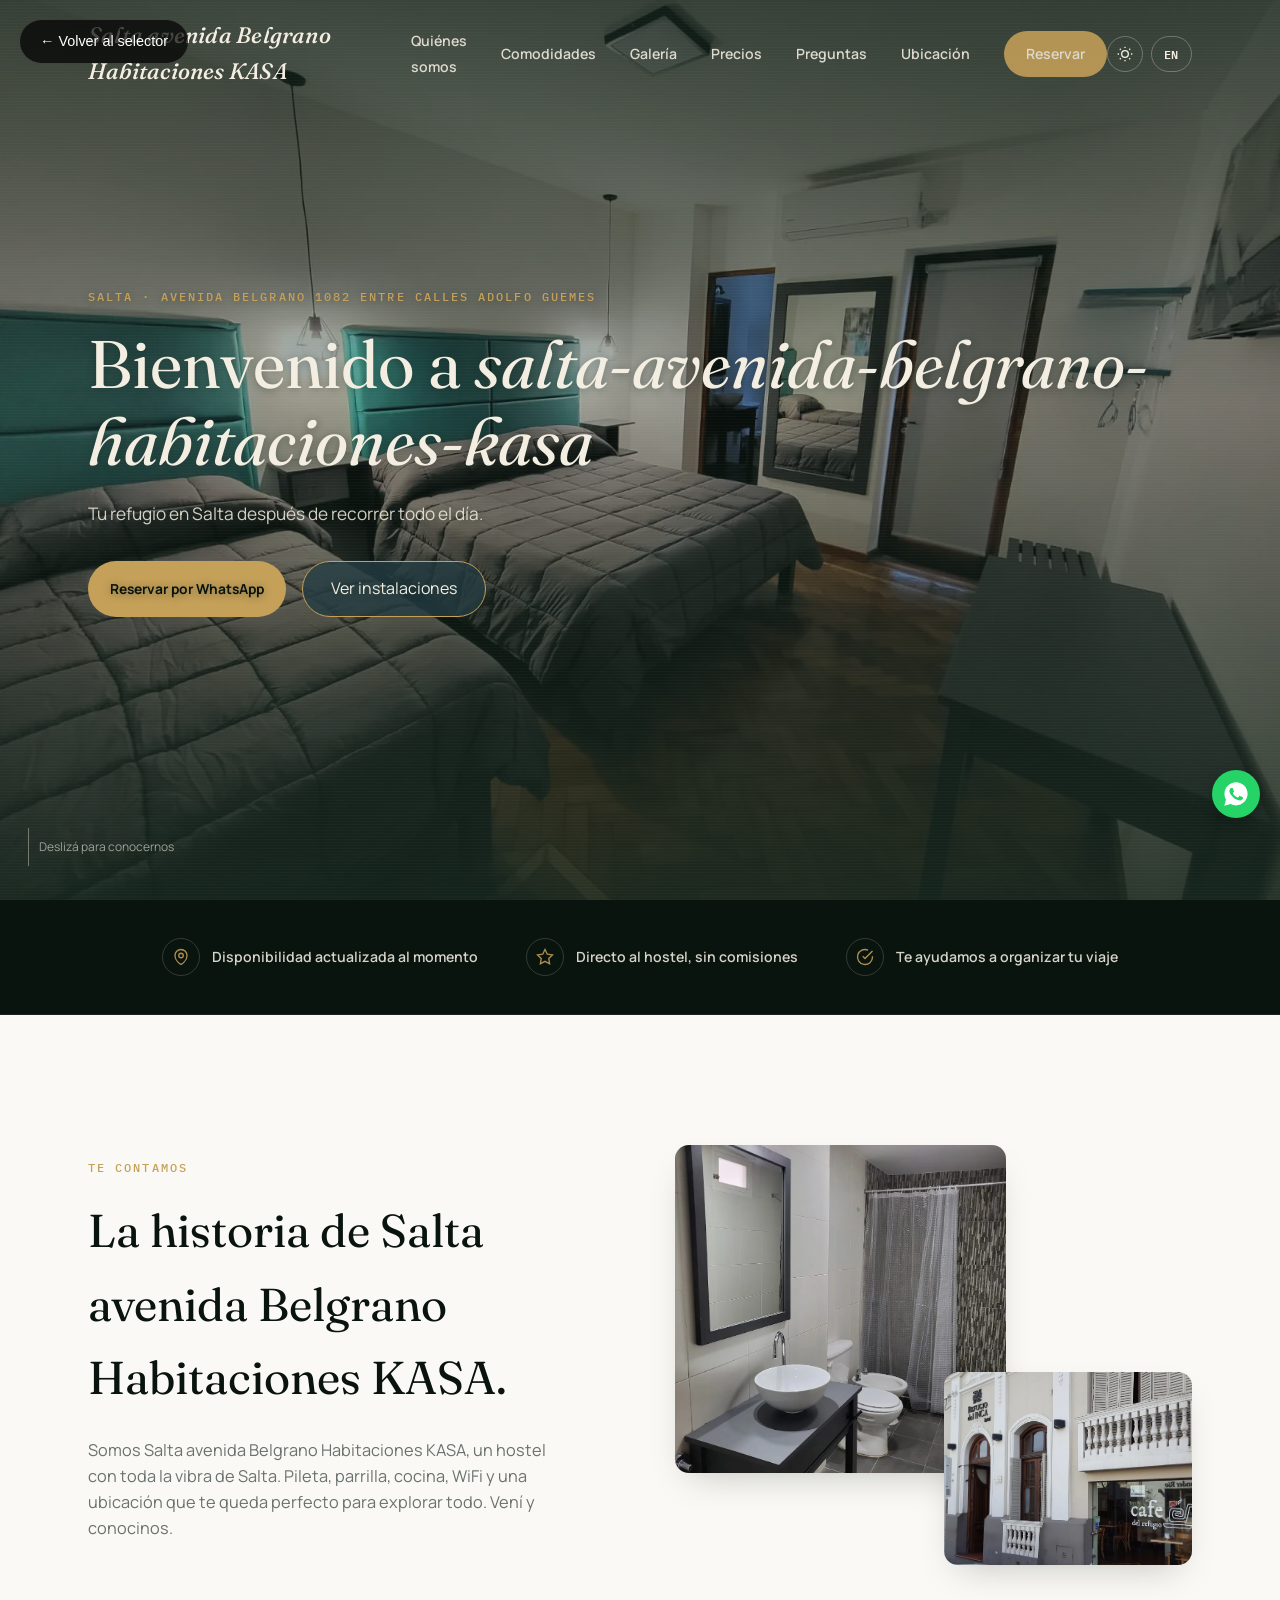
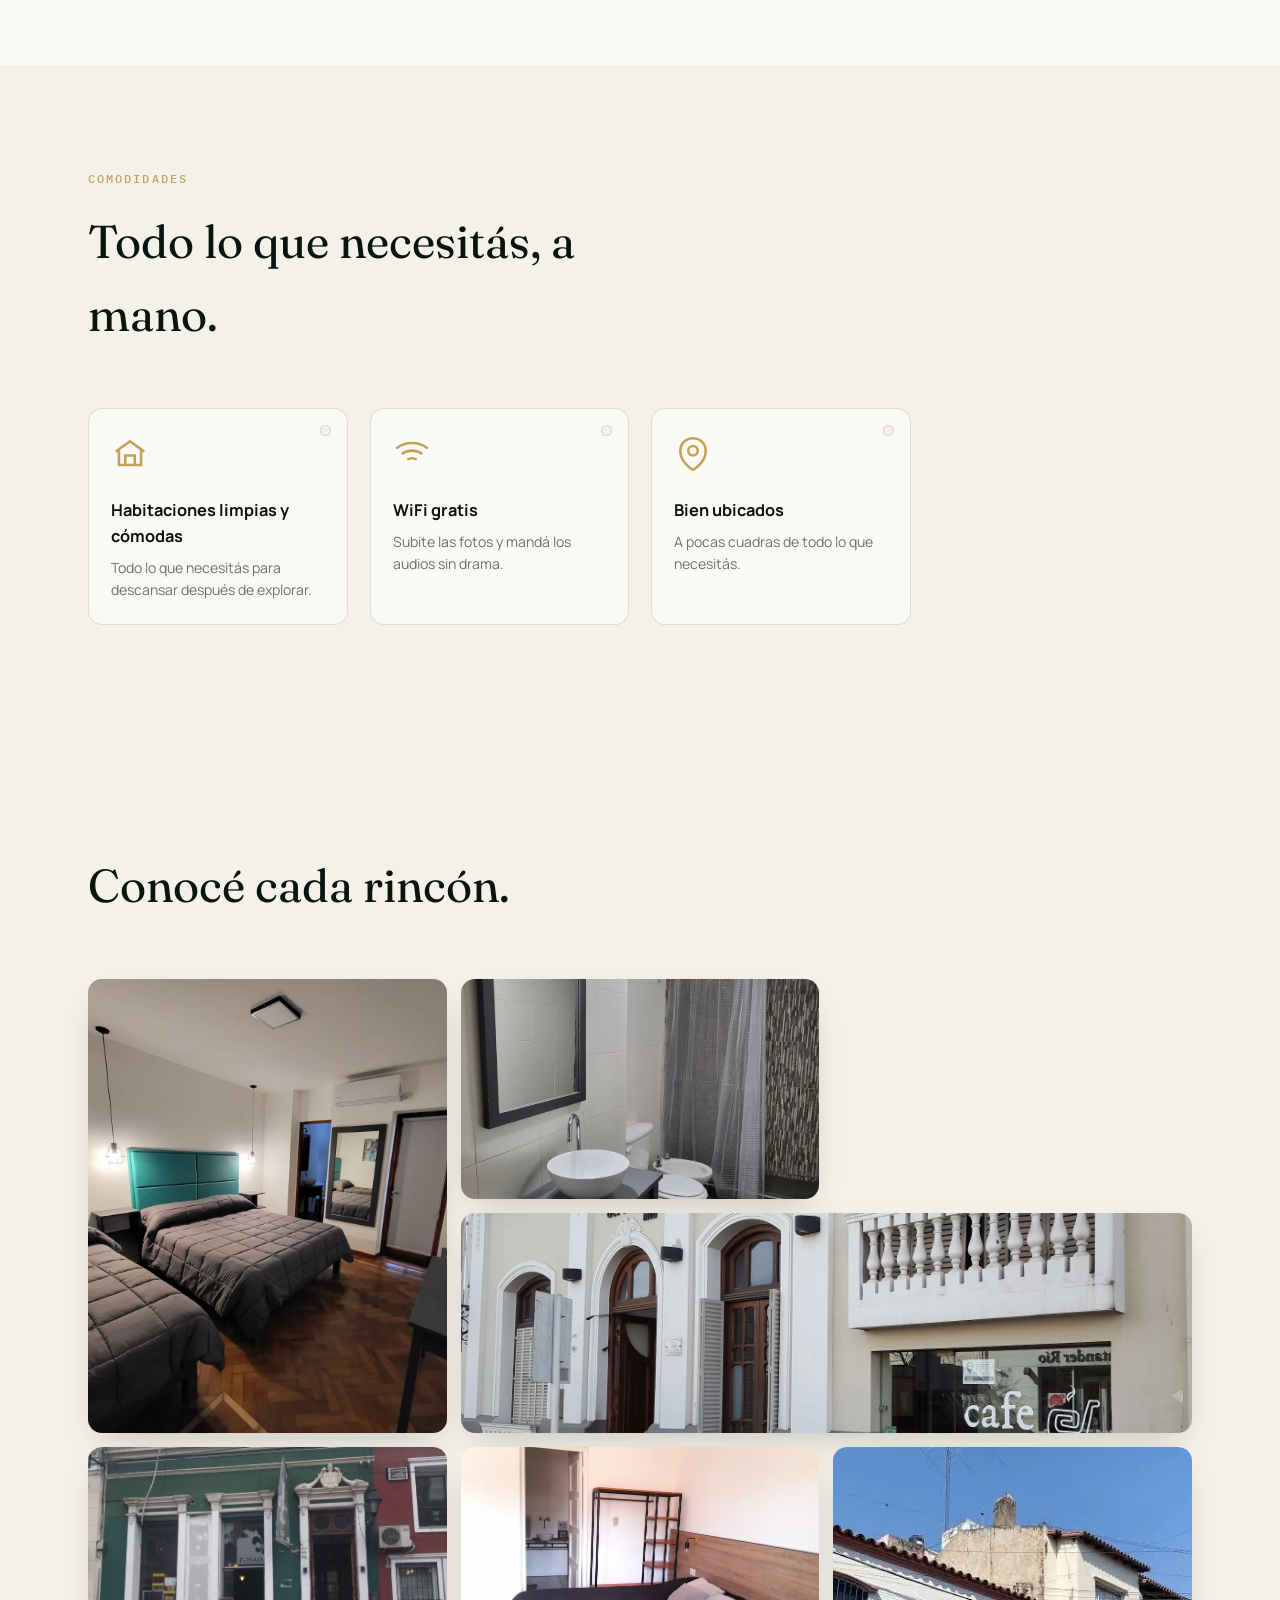
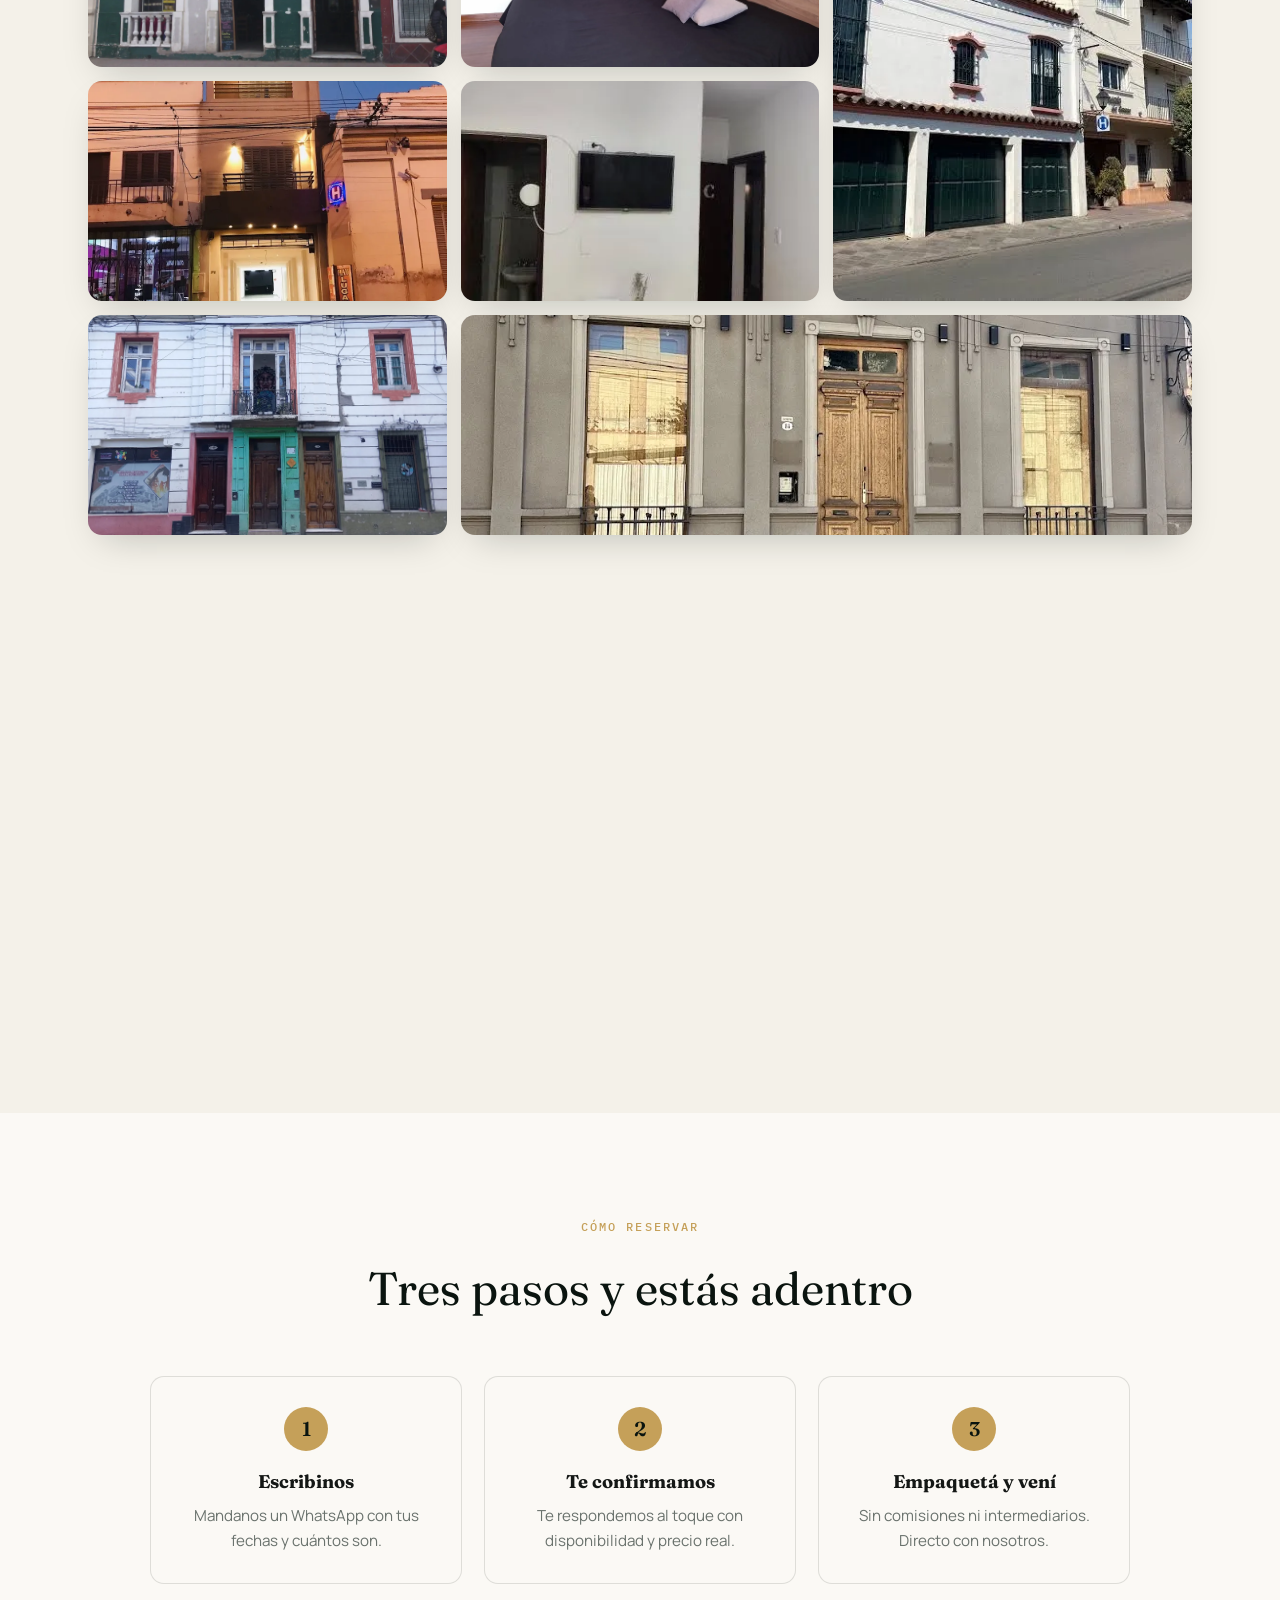
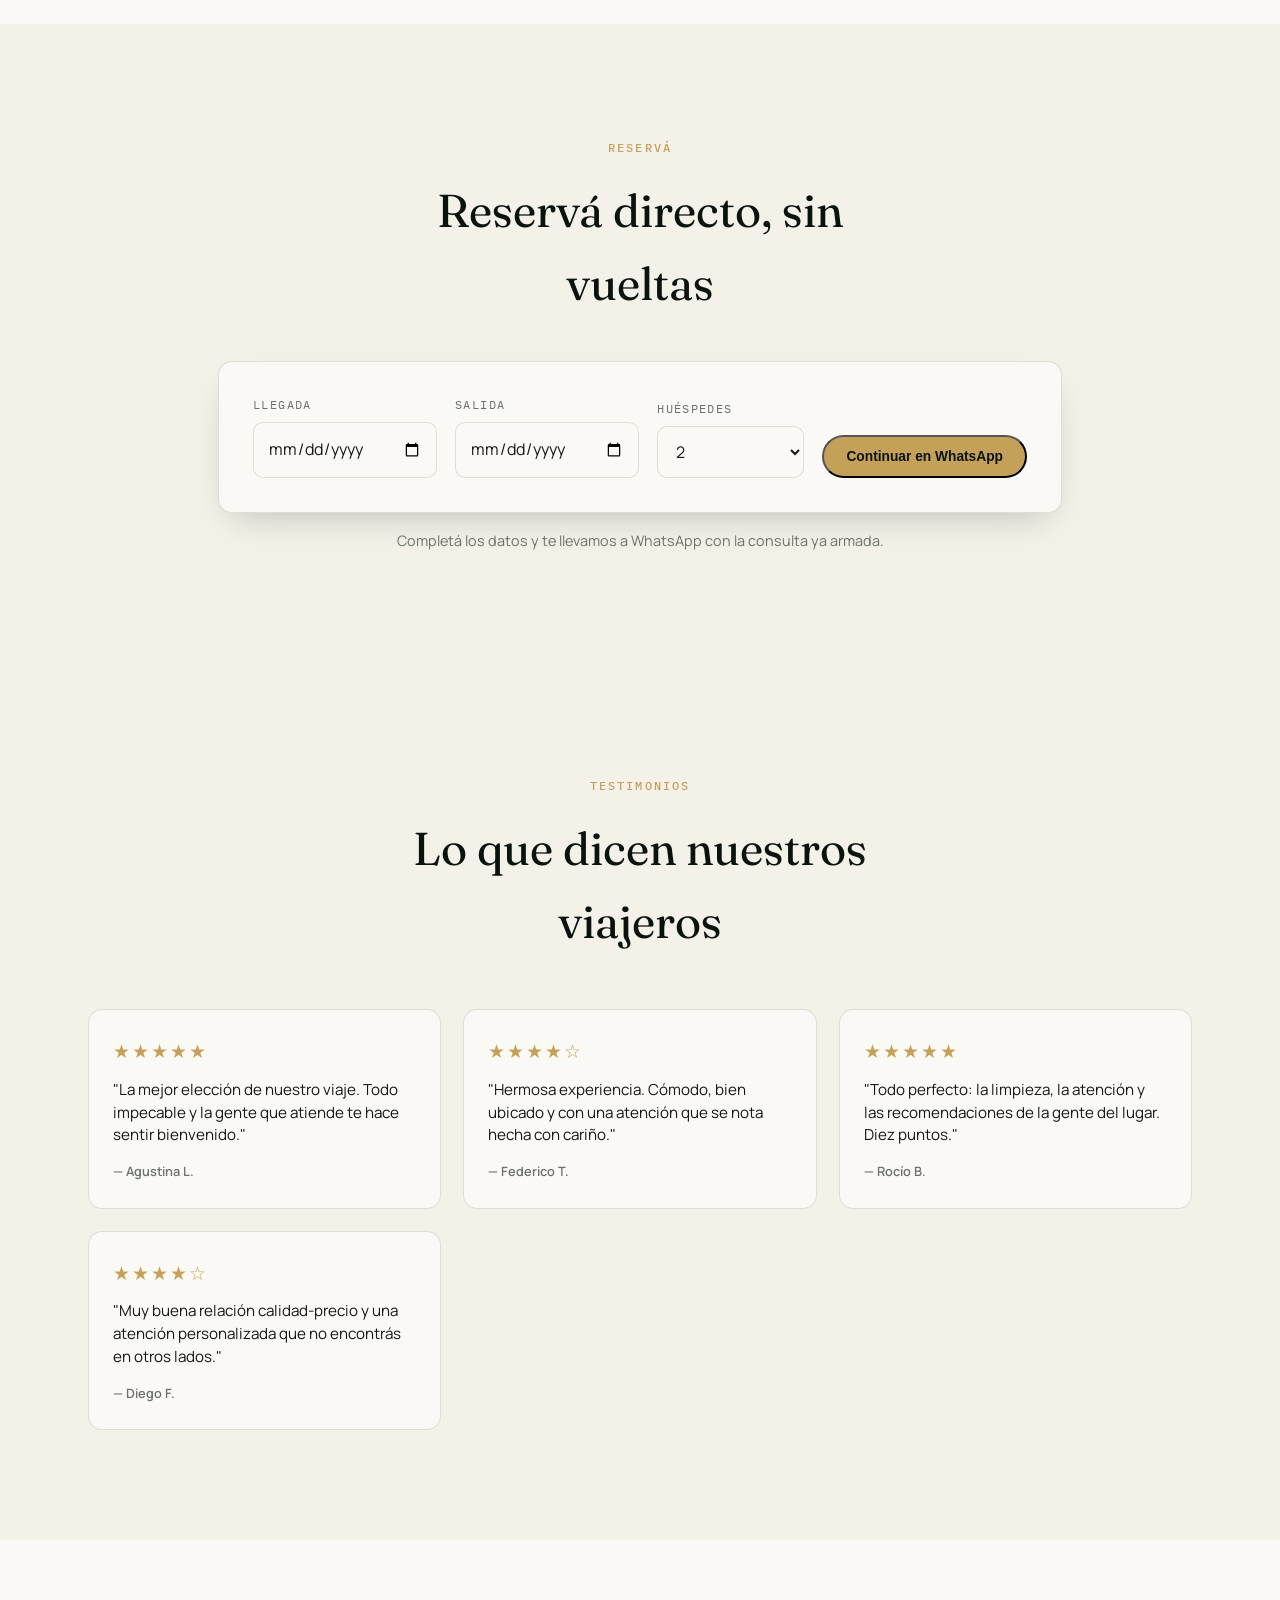
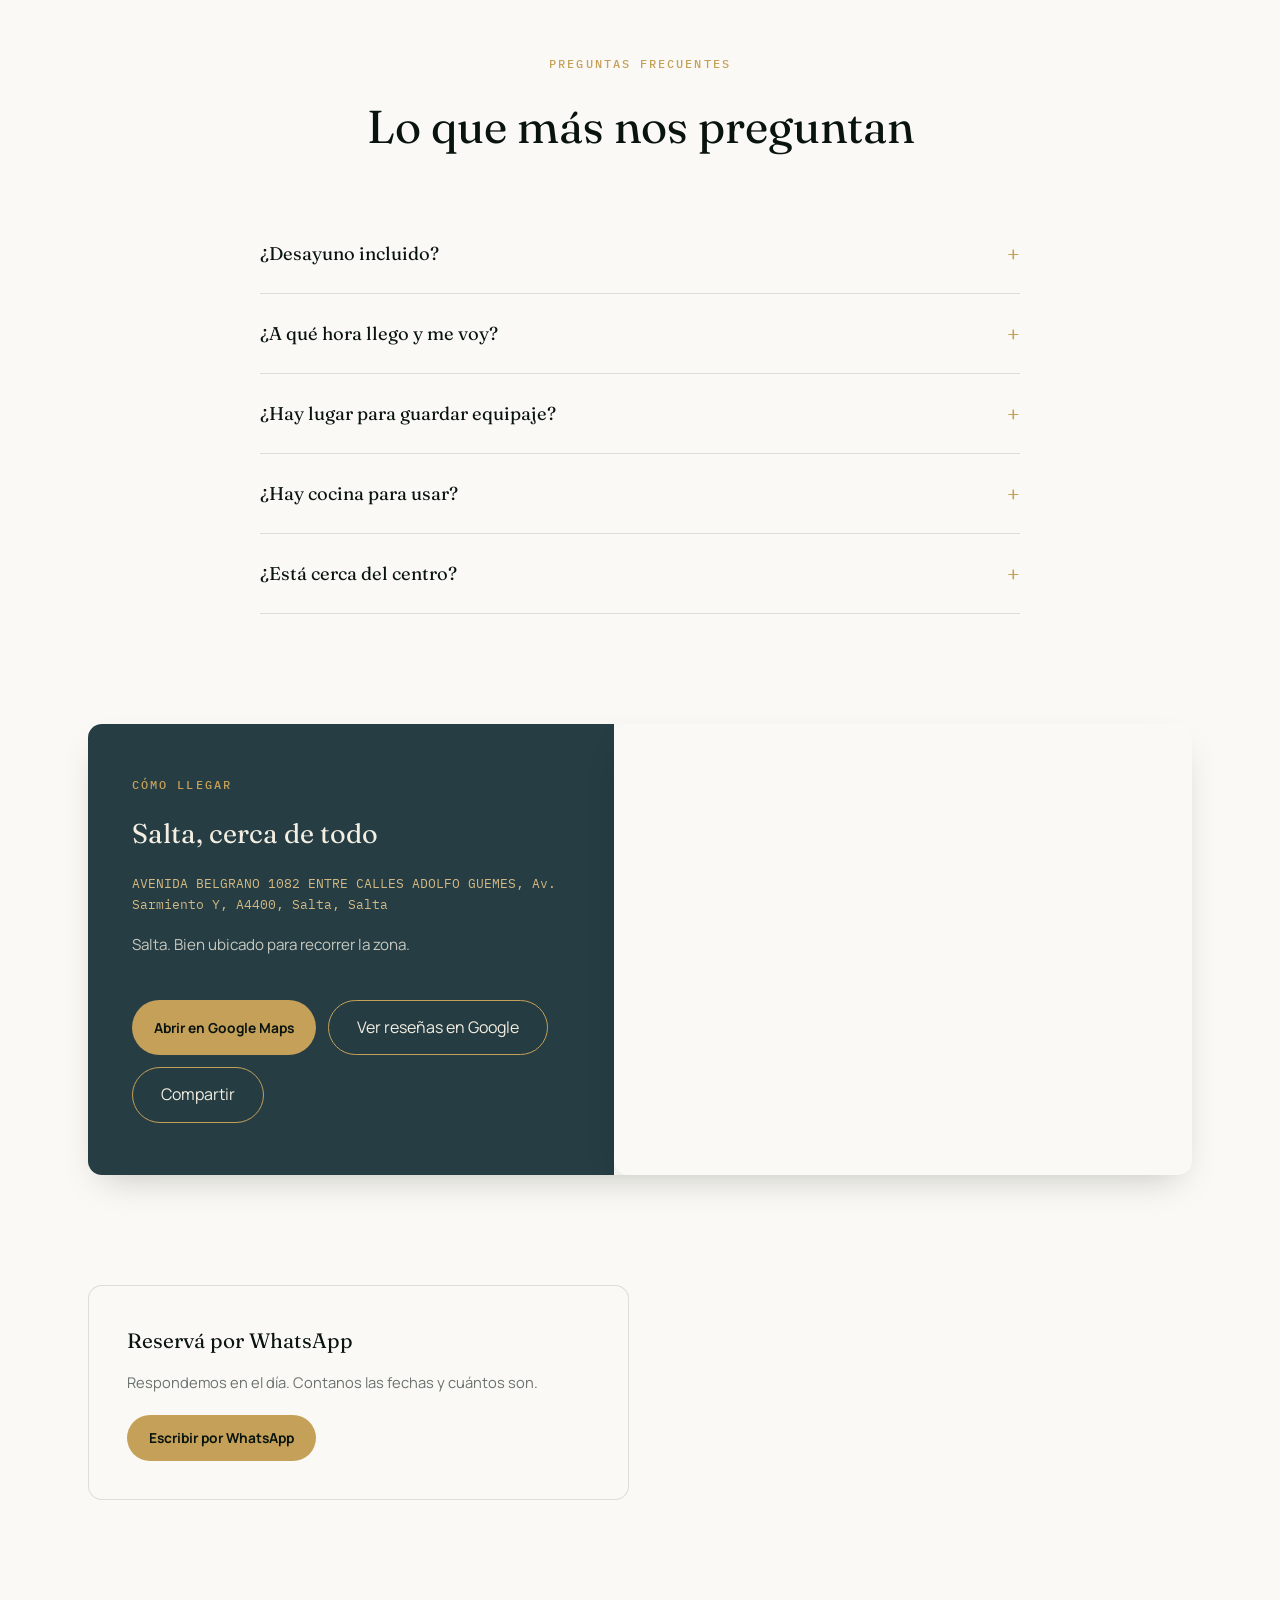
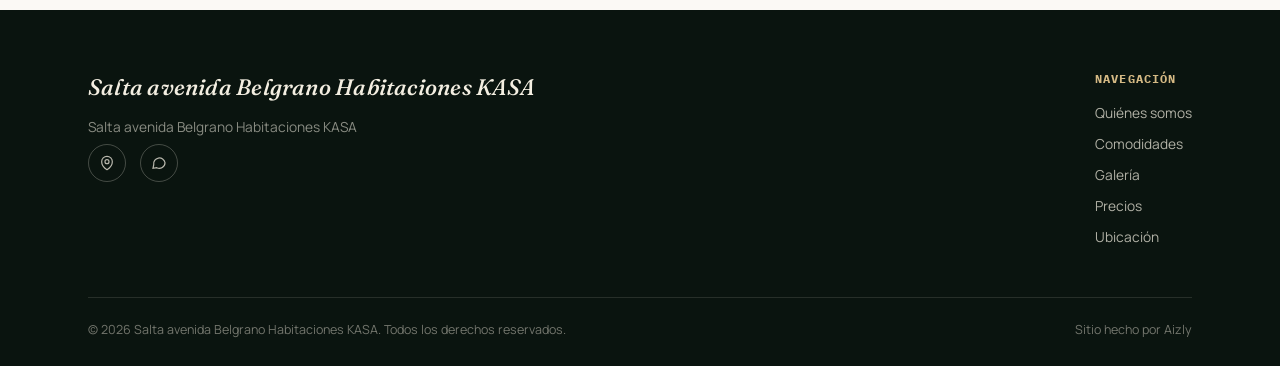
<file: preview-A.html>
<!DOCTYPE html>
<html lang="es-AR">

<head>
  <meta charset="UTF-8">
  <meta name="viewport" content="width=device-width, initial-scale=1.0">
  <title id="meta-title">Cargando...</title>
  <meta name="description" id="meta-description" content="">
  <link rel="canonical" href="">
  <meta name="theme-color" content="#16281F">
  <meta name="apple-mobile-web-app-capable" content="yes">
  <meta name="apple-mobile-web-app-status-bar-style" content="black-translucent">
  <meta name="mobile-web-app-capable" content="yes">

  <script type="application/ld+json" id="schema-json"></script>

  <meta property="og:title" id="og-title" content="">
  <meta property="og:description" id="og-description" content="">
  <meta property="og:url" id="og-url" content="">
  <meta property="og:type" content="website">
  <meta property="og:image" id="og-image" content="">
  <meta property="og:image:width" content="1200">
  <meta property="og:image:height" content="900">
  <meta name="twitter:card" content="summary_large_image">
  <meta name="twitter:title" id="twitter-title" content="">
  <meta name="twitter:description" id="twitter-description" content="">
  <meta name="twitter:image" id="twitter-image" content="">

  <link rel="icon" id="favicon-link"
    href="data:image/svg+xml,%3Csvg xmlns='http://www.w3.org/2000/svg' viewBox='0 0 100 100'%3E%3Crect width='100' height='100' rx='20' fill='%2316281F'/%3E%3Cpath d='M30 25 L30 75 M70 25 L70 75 M30 50 L70 50' stroke='%23D9A441' stroke-width='7' fill='none' stroke-linecap='round' stroke-linejoin='round'/%3E%3C/svg%3E">
  <link rel="apple-touch-icon"
    href="data:image/svg+xml,%3Csvg xmlns='http://www.w3.org/2000/svg' viewBox='0 0 100 100'%3E%3Crect width='100' height='100' rx='20' fill='%2316281F'/%3E%3Cpath d='M30 25 L30 75 M70 25 L70 75 M30 50 L70 50' stroke='%23D9A441' stroke-width='7' fill='none' stroke-linecap='round' stroke-linejoin='round'/%3E%3C/svg%3E">

  <link rel="preconnect" href="https://fonts.googleapis.com">
  <link rel="preconnect" href="https://fonts.gstatic.com" crossorigin>
  <link
    href="https://fonts.googleapis.com/css2?family=Fraunces:ital,opsz,wght@0,9..144,400;0,9..144,600;1,9..144,500&family=Manrope:wght@400;500;600;700;800&family=IBM+Plex+Mono:wght@400;500&display=swap"
    rel="stylesheet">

  <style>
    :root {
      --pine-dark: #0A140F;
      --pine: #1A3025;
      --sea-dusk: #253D43;
      --gold: #C5A059;
      --gold-soft: #D4B984;
      --paper: #FBF9F5;
      --paper-warm: #F4F1E9;
      --ink: #141715;
      --ink-soft: #6A726D;
      --line: rgba(10, 20, 15, 0.12);
      --radius: 14px;
      --shadow: 0 15px 35px -15px rgba(10, 20, 15, 0.25);
      --card-bg: var(--paper);
      --section-alt-bg: var(--paper-warm);
      --header-scrolled-bg: rgba(251, 249, 245, 0.95);
      --header-scrolled-shadow: 0 4px 15px -5px rgba(10, 20, 15, 0.1);
    }

    [data-theme="dark"] {
      --paper: #0A140F;
      --paper-warm: #141715;
      --ink: #FBF9F5;
      --ink-soft: #A6A9A8;
      --line: rgba(251, 249, 245, 0.08);
      --shadow: 0 15px 35px -15px rgba(0, 0, 0, 0.5);
      --card-bg: #141715;
      --section-alt-bg: #141715;
      --header-scrolled-bg: rgba(10, 20, 15, 0.95);
      --header-scrolled-shadow: 0 4px 15px -5px rgba(0, 0, 0, 0.3);
    }

    * {
      margin: 0;
      padding: 0;
      box-sizing: border-box;
    }

    html {
      scroll-behavior: smooth;
      overflow-x: hidden;
    }

    body {
      font-family: 'Manrope', sans-serif;
      background: var(--paper);
      color: var(--ink);
      line-height: 1.6;
      overflow-x: hidden;
    }

    h1,
    h2,
    h3,
    .display {
      font-family: 'Fraunces', serif;
    }

    .mono {
      font-family: 'IBM Plex Mono', monospace;
    }

    a {
      text-decoration: none;
      color: inherit;
    }

    ul {
      list-style: none;
    }

    img {
      max-width: 100%;
      display: block;
    }

    section {
      position: relative;
    }

    .wrap {
      max-width: 1160px;
      margin: 0 auto;
      padding: 0 28px;
    }

    .eyebrow {
      font-family: 'IBM Plex Mono', monospace;
      text-transform: uppercase;
      letter-spacing: 0.18em;
      font-size: 0.72rem;
      color: var(--gold);
      font-weight: 500;
    }

    .reveal {
      opacity: 0;
      transform: translateY(28px);
      transition: opacity .8s ease, transform .8s ease;
    }

    .reveal.in {
      opacity: 1;
      transform: translateY(0);
    }

    @media (prefers-reduced-motion: reduce) {
      .reveal {
        opacity: 1;
        transform: none;
        transition: none;
      }

      html {
        scroll-behavior: auto;
      }
    }

    .trust-bar {
      background: var(--pine-dark);
      padding: 38px 0;
      text-align: center;
      border-bottom: 1px solid rgba(243, 238, 225, 0.08);
    }

    [data-theme="dark"] .trust-bar {
      background: #0A120D;
    }

    .trust-inner {
      display: flex;
      justify-content: center;
      align-items: center;
      gap: 48px;
      flex-wrap: wrap;
    }

    .trust-item {
      display: flex;
      align-items: center;
      gap: 12px;
      color: #F3EEE1;
      font-size: 0.88rem;
      font-weight: 600;
      opacity: 0.88;
    }

    .trust-item .trust-icon {
      width: 38px;
      height: 38px;
      border-radius: 50%;
      border: 1.5px solid rgba(243, 238, 225, 0.2);
      display: flex;
      align-items: center;
      justify-content: center;
      flex-shrink: 0;
      color: var(--gold);
    }

    .trust-item .trust-icon svg {
      width: 18px;
      height: 18px;
    }


    /* Botón flotante WhatsApp (móvil, sobre la barra de reserva) */
    .wa-float {
      position: fixed;
      bottom: 82px;
      right: 20px;
      z-index: 9999;
      width: 48px;
      height: 48px;
      border-radius: 50%;
      background: #25D366;
      display: flex;
      align-items: center;
      justify-content: center;
      box-shadow: 0 4px 12px rgba(0,0,0,0.25);
      transition: transform 0.2s;
    }
    .wa-float:hover {
      transform: scale(1.08);
    }

    .mobile-bar {
      display: none;
      position: fixed;
      bottom: 0;
      left: 0;
      right: 0;
      z-index: 9998;
      background: var(--pine-dark);
      padding: 10px;
      box-shadow: 0 -2px 10px rgba(0,0,0,0.2);
    }

    .mobile-bar a {
      display: flex;
      align-items: center;
      justify-content: center;
      gap: 6px;
      background: var(--gold);
      color: var(--pine-dark);
      padding: 8px;
      border-radius: 999px;
      font-weight: 700;
      font-size: 0.8rem;
      text-decoration: none;
    }

    .mobile-bar a svg {
      width: 18px;
      height: 18px;
    }

    @media (max-width:720px) {
      .mobile-bar {
        display: block;
      }
      body {
        padding-bottom: 70px;
      }
    }

    header {
      position: fixed;
      top: 0;
      left: 0;
      right: 0;
      z-index: 100;
      padding: 18px 0;
      transition: background .35s ease, padding .35s ease, box-shadow .35s ease;
    }

    header.scrolled {
      background: var(--header-scrolled-bg);
      backdrop-filter: blur(14px) saturate(180%);
      -webkit-backdrop-filter: blur(14px) saturate(180%);
      padding: 12px 0;
      box-shadow: var(--header-scrolled-shadow);
    }

    nav.wrap {
      display: flex;
      align-items: center;
      justify-content: space-between;
    }

    .logo {
      font-family: 'Fraunces', serif;
      font-style: italic;
      font-weight: 500;
      font-size: 1.4rem;
      color: #F3EEE1;
      letter-spacing: 0.01em;
      transition: color .35s ease;
    }

    header.scrolled .logo {
      color: var(--pine-dark);
    }

    .nav-links {
      display: flex;
      gap: 34px;
      align-items: center;
    }

    .nav-links a {
      font-size: 0.88rem;
      font-weight: 600;
      color: #F3EEE1;
      transition: color .35s ease, opacity .2s ease;
      opacity: 0.88;
    }

    header.scrolled .nav-links a {
      color: var(--pine-dark);
    }

    .nav-links a:hover {
      opacity: 1;
    }

    .nav-toggles {
      display: flex;
      gap: 8px;
      align-items: center;
    }

    .toggle-btn {
      width: 36px;
      height: 36px;
      border-radius: 50%;
      border: 1.5px solid rgba(243, 238, 225, 0.3);
      background: transparent;
      color: #F3EEE1;
      cursor: pointer;
      display: flex;
      align-items: center;
      justify-content: center;
      transition: background .2s, border-color .2s;
    }

    .toggle-btn:hover {
      background: rgba(243, 238, 225, 0.1);
      border-color: var(--gold);
    }

    .toggle-btn svg {
      width: 16px;
      height: 16px;
    }

    .lang-btn {
      width: auto;
      padding: 0 12px;
      border-radius: 999px;
      height: 36px;
      font-family: 'IBM Plex Mono', monospace;
      font-size: 0.72rem;
      font-weight: 600;
      letter-spacing: 0.05em;
    }

    header.scrolled .toggle-btn {
      border-color: rgba(22, 40, 31, 0.3);
      color: var(--ink);
    }

    header.scrolled .toggle-btn:hover {
      background: rgba(22, 40, 31, 0.06);
    }

    [data-theme="dark"] header.scrolled .toggle-btn {
      border-color: rgba(232, 227, 214, 0.2);
      color: var(--ink);
    }

    [data-theme="dark"] header.scrolled .toggle-btn:hover {
      background: rgba(232, 227, 214, 0.08);
    }

    [data-theme="dark"] header.scrolled .logo {
      color: var(--ink);
    }

    [data-theme="dark"] header.scrolled .nav-links a {
      color: var(--ink);
    }

    [data-theme="dark"] header.scrolled .burger span {
      background: var(--ink);
    }

    .btn {
      display: inline-flex;
      align-items: center;
      gap: 8px;
      padding: 12px 22px;
      border-radius: 999px;
      font-weight: 700;
      font-size: 0.86rem;
      transition: transform .25s ease, box-shadow .25s ease;
    }

    .btn-gold {
      background: var(--gold);
      color: var(--pine-dark);
    }

    .btn-gold:hover {
      transform: translateY(-2px);
      box-shadow: 0 12px 24px -10px rgba(217, 164, 65, 0.6);
    }

    .btn-ghost, button.btn-ghost {
      border: 1.5px solid var(--gold);
      color: #F3EEE1;
      padding: 14px 28px;
      border-radius: 999px;
      cursor: pointer;
      font: inherit;
      background: rgba(37, 61, 67, 0.8);
    }

    header.scrolled .btn-ghost {
      border-color: var(--pine-dark);
      color: var(--pine-dark);
    }

    [data-theme="dark"] .btn-ghost {
      border-color: rgba(232, 227, 214, 0.3);
      color: var(--ink);
    }

    [data-theme="dark"] header.scrolled .btn-ghost {
      border-color: var(--ink);
      color: var(--ink);
    }

    .burger {
      display: none;
      width: 26px;
      height: 20px;
      position: relative;
      cursor: pointer;
      background: none;
      border: none;
    }

    .burger span {
      position: absolute;
      left: 0;
      right: 0;
      height: 2px;
      background: var(--paper);
      transition: .3s;
    }

    header.scrolled .burger span {
      background: var(--pine-dark);
    }

    .burger span:nth-child(1) {
      top: 0;
    }

    .burger span:nth-child(2) {
      top: 9px;
    }

    .burger span:nth-child(3) {
      top: 18px;
    }

    .hero {
      height: 100vh;
      min-height: 640px;
      display: flex;
      align-items: center;
      position: relative;
      overflow: hidden;
      background: var(--pine-dark);
    }

    .hero-video {
      position: absolute;
      inset: 0;
      width: 100%;
      height: 100%;
      object-fit: cover;
      z-index: 0;
      background: var(--pine-dark);
    }

    .hero.no-video::before {
      content: '';
      position: absolute;
      inset: 0;
      background: linear-gradient(135deg, #1a3a2a 0%, #2d5a3d 25%, #1a3a2a 50%, #0f2318 75%, #1a3a2a 100%);
      background-size: 400% 400%;
      animation: gradientShift 8s ease infinite;
      z-index: 0;
    }

    @keyframes gradientShift {
      0%, 100% { background-position: 0% 50%; }
      25% { background-position: 100% 0%; }
      50% { background-position: 100% 100%; }
      75% { background-position: 0% 100%; }
    }

    .hero-overlay {
      position: absolute;
      inset: 0;
      z-index: 1;
      background: linear-gradient(180deg, rgba(22, 40, 31, 0.75) 0%, rgba(22, 40, 31, 0.35) 45%, rgba(22, 40, 31, 0.85) 100%);
    }

    .grain {
      position: absolute;
      inset: 0;
      z-index: 1;
      background: repeating-linear-gradient(0deg, rgba(255, 255, 255, 0.02) 0 1px, transparent 1px 3px);
      pointer-events: none;
    }

    .hero-content {
      position: relative;
      z-index: 2;
      color: #F3EEE1;
      text-shadow: 0 1px 8px rgba(22, 40, 31, 0.4);
    }

    .hero-content .eyebrow {
      margin-bottom: 18px;
      display: inline-block;
    }

    .hero-content h1 {
      font-size: clamp(2.4rem, 6vw, 4.2rem);
      font-weight: 400;
      line-height: 1.15;
      margin-bottom: 22px;
      overflow-wrap: break-word;
      word-break: break-word;
      hyphens: auto;
    }

    .hero-content p {
      max-width: 520px;
      font-size: 1.08rem;
      color: rgba(243, 238, 225, 0.85);
      margin-bottom: 34px;
      line-height: 1.5;
    }

    .hero-social-proof {
      display: inline-flex;
      align-items: center;
      gap: 9px;
      margin: 0 0 26px;
      padding: 8px 16px 8px 12px;
      border-radius: 999px;
      border: 1px solid rgba(243, 238, 225, 0.25);
      background: rgba(243, 238, 225, 0.08);
      backdrop-filter: blur(6px);
      color: #F3EEE1;
      font-size: 0.86rem;
      font-weight: 600;
      width: fit-content;
    }

    .hero-social-proof svg {
      width: 16px;
      height: 16px;
      color: var(--gold-soft);
      flex-shrink: 0;
    }

    .hero-social-proof .count {
      font-family: 'IBM Plex Mono', monospace;
      color: var(--gold-soft);
    }

    .hero-actions {
      display: flex;
      gap: 16px;
      flex-wrap: wrap;
    }

    .scroll-cue {
      position: absolute;
      bottom: 34px;
      left: 28px;
      z-index: 2;
      display: flex;
      align-items: center;
      gap: 10px;
      color: rgba(243, 238, 225, 0.6);
      font-size: 0.75rem;
    }

    @keyframes heroReveal {
      from {
        opacity: 0;
        transform: translateY(30px);
      }

      to {
        opacity: 1;
        transform: translateY(0);
      }
    }

    .hero-content .eyebrow {
      animation: heroReveal .7s ease forwards .05s;
      opacity: 0;
    }

    .hero-content h1 {
      animation: heroReveal .7s ease forwards .2s;
      opacity: 0;
    }

    .hero-content h1 em {
      animation: heroReveal .7s ease forwards .45s;
      opacity: 0;
    }

    .hero-content p {
      animation: heroReveal .7s ease forwards .65s;
      opacity: 0;
    }

    .hero-content .hero-actions {
      animation: heroReveal .7s ease forwards .8s;
      opacity: 0;
    }

    .scroll-cue::before {
      content: "";
      width: 1px;
      height: 38px;
      background: rgba(243, 238, 225, 0.4);
      animation: scrollline 2s ease-in-out infinite;
    }

    @keyframes scrollline {

      0%,
      100% {
        transform: scaleY(1);
        opacity: .4;
      }

      50% {
        transform: scaleY(0.5);
        opacity: 1;
      }
    }

    .about {
      padding: 130px 0 100px;
    }

    .about-grid {
      display: grid;
      grid-template-columns: 1fr 1fr;
      gap: 70px;
      align-items: center;
    }

    .about h2 {
      font-size: clamp(2.1rem, 3.6vw, 2.9rem);
      font-weight: 400;
      margin: 14px 0 22px;
      color: var(--pine-dark);
    }

    [data-theme="dark"] .about h2 {
      color: var(--ink);
    }

    .about p {
      color: var(--ink-soft);
      font-size: 1.02rem;
      max-width: 480px;
    }

    .photo-stack {
      position: relative;
      height: 420px;
    }

    .about-photo {
      position: absolute;
      border-radius: var(--radius);
      overflow: hidden;
      box-shadow: var(--shadow);
      object-fit: cover;
    }

    .about-photo.p1 {
      width: 64%;
      height: 78%;
      top: 0;
      left: 0;
    }

    .about-photo.p2 {
      width: 48%;
      height: 46%;
      bottom: 0;
      right: 0;
    }

    .amenities {
      padding: 100px 0;
      background: var(--section-alt-bg);
    }

    .section-head {
      max-width: 560px;
      margin-bottom: 56px;
    }

    .section-head h2 {
      font-size: clamp(2.1rem, 3.6vw, 2.9rem);
      font-weight: 400;
      margin-top: 14px;
      color: var(--pine-dark);
    }

    [data-theme="dark"] .section-head h2 {
      color: var(--ink);
    }

    .tag-grid {
      display: grid;
      grid-template-columns: repeat(4, 1fr);
      gap: 22px;
    }

    .tag-card {
      background: var(--card-bg);
      border-radius: 14px;
      padding: 26px 22px 22px;
      border: 1px solid var(--line);
      position: relative;
      transition: transform .3s ease, box-shadow .3s ease, border-color .3s ease;
    }

    .tag-card::before {
      content: "";
      position: absolute;
      top: 16px;
      right: 16px;
      width: 9px;
      height: 9px;
      border-radius: 50%;
      background: var(--paper-warm);
      border: 1px solid var(--line);
    }

    .tag-card:hover {
      transform: translateY(-8px);
      box-shadow: 0 24px 60px -20px rgba(22, 40, 31, 0.45);
      border-color: transparent;
    }

    .tag-card .icon {
      width: 38px;
      height: 38px;
      margin-bottom: 16px;
      color: var(--gold);
    }

    .tag-card h3 {
      font-family: 'Manrope', sans-serif;
      font-size: 1.02rem;
      font-weight: 700;
      margin-bottom: 8px;
      color: var(--pine-dark);
    }

    [data-theme="dark"] .tag-card h3 {
      color: var(--ink);
    }

    .tag-card p {
      font-size: 0.88rem;
      color: var(--ink-soft);
    }

    .gallery {
      padding: 110px 0;
      background: var(--section-alt-bg);
    }

    .gallery-grid {
      display: grid;
      grid-template-columns: repeat(3, 1fr);
      grid-auto-rows: 220px;
      gap: 14px;
    }

    .gallery-item {
      border-radius: var(--radius);
      overflow: hidden;
      position: relative;
      box-shadow: var(--shadow);
      transition: transform .35s cubic-bezier(0.4, 0, 0.2, 1);
      cursor: pointer;
    }

    .gallery-item:hover {
      transform: scale(1.03);
      z-index: 2;
    }

    .gallery-item:nth-child(5n+1) {
      grid-row: span 2;
    }

    .gallery-item:nth-child(7n+3) {
      grid-column: span 2;
    }

    .gallery-item img,
    .gallery-item video {
      width: 100%;
      height: 100%;
      object-fit: cover;
      display: block;
    }

    .gallery-overlay {
      position: absolute;
      inset: 0;
      background: linear-gradient(180deg, transparent 40%, rgba(22, 40, 31, 0.85) 100%);
      display: flex;
      align-items: flex-end;
      padding: 20px;
      opacity: 0;
      transition: opacity .35s ease;
    }

    .gallery-item:hover .gallery-overlay {
      opacity: 1;
    }

    .gallery-overlay span {
      color: #F3EEE1;
      font-size: 0.82rem;
      font-weight: 600;
      letter-spacing: 0.02em;
    }

    .pricing {
      padding: 110px 0;
      background: var(--pine-dark);
      color: #F3EEE1;
      text-align: center;
      position: relative;
      overflow: hidden;
    }

    .pricing::before {
      content: "";
      position: absolute;
      inset: 0;
      background-image: radial-gradient(circle, rgba(243, 238, 225, 0.05) 1px, transparent 1px);
      background-size: 26px 26px;
    }

    .pricing .wrap {
      position: relative;
    }

    .seal {
      width: 180px;
      height: 180px;
      border: 2px dashed var(--gold);
      border-radius: 50%;
      display: flex;
      flex-direction: column;
      align-items: center;
      justify-content: center;
      margin: 0 auto 34px;
      transform: rotate(-6deg);
    }

    .seal .amount {
      font-family: 'Fraunces', serif;
      font-size: 2.1rem;
      color: var(--gold-soft);
    }

    .seal .per {
      font-family: 'IBM Plex Mono', monospace;
      font-size: 0.68rem;
      letter-spacing: 0.08em;
      color: rgba(243, 238, 225, 0.7);
      margin-top: 4px;
    }

    .pricing h2 {
      font-size: clamp(1.8rem, 3vw, 2.4rem);
      font-weight: 400;
      max-width: 520px;
      margin: 0 auto 30px;
    }

    .faq {
      padding: 110px 0;
    }

    .faq-list {
      max-width: 760px;
      margin: 0 auto;
    }

    .faq-item {
      border-bottom: 1px solid var(--line);
    }

    .faq-q {
      width: 100%;
      text-align: left;
      background: none;
      border: none;
      cursor: pointer;
      padding: 26px 0;
      display: flex;
      justify-content: space-between;
      align-items: center;
      gap: 20px;
      font-family: 'Fraunces', serif;
      font-size: 1.15rem;
      color: var(--pine-dark);
    }

    [data-theme="dark"] .faq-q {
      color: var(--ink);
    }

    .faq-q .plus {
      font-family: 'IBM Plex Mono', monospace;
      font-size: 1.3rem;
      color: var(--gold);
      transition: transform .3s ease;
      flex-shrink: 0;
    }

    .faq-item.open .plus {
      transform: rotate(45deg);
    }

    .faq-a {
      max-height: 0;
      overflow: hidden;
      transition: max-height .4s ease;
    }

    .faq-a p {
      padding-bottom: 24px;
      color: var(--ink-soft);
      max-width: 600px;
    }

    .location {
      padding: 0 0 110px;
    }

    .loc-grid {
      display: grid;
      grid-template-columns: 1fr 1.1fr;
      gap: 0;
      border-radius: var(--radius);
      overflow: hidden;
      box-shadow: var(--shadow);
    }

    .loc-info {
      background: var(--sea-dusk);
      color: #F3EEE1;
      padding: 52px 44px;
      display: flex;
      flex-direction: column;
      justify-content: center;
      gap: 18px;
    }

    .loc-info h3 {
      font-size: 1.7rem;
      font-weight: 400;
    }

    .loc-info p {
      color: rgba(243, 238, 225, 0.78);
      font-size: 0.95rem;
    }

    .loc-info .addr {
      font-family: 'IBM Plex Mono', monospace;
      font-size: 0.82rem;
      color: var(--gold-soft);
    }

    #loc-highlights {
      display: flex;
      flex-direction: column;
      gap: 10px;
      margin-top: 6px;
    }

    .loc-highlight {
      display: flex;
      align-items: center;
      gap: 10px;
      font-size: 0.88rem;
      color: rgba(243, 238, 225, 0.78);
    }

    .loc-highlight svg {
      width: 18px;
      height: 18px;
      color: var(--gold-soft);
      flex-shrink: 0;
    }

    .map-embed {
      position: relative;
      width: 100%;
      min-height: 340px;
      border-radius: var(--radius);
      overflow: hidden;
      box-shadow: var(--shadow);
    }

    .map-embed iframe {
      position: absolute;
      inset: 0;
      width: 100%;
      height: 100%;
      border: 0;
    }

    .map-embed img,
    .map-embed video {
      width: 100%;
      height: 100%;
      min-height: 340px;
      object-fit: cover;
      display: block;
    }

    .map-embed video {
      background: #000;
    }

    .map-embed img {
      animation: kenBurns 12s ease-in-out infinite alternate;
    }

    .map-embed .map-overlay {
      position: absolute;
      inset: 0;
      background: linear-gradient(135deg, rgba(22, 40, 31, 0.55) 0%, transparent 60%);
      display: flex;
      align-items: flex-end;
      padding: 24px;
      pointer-events: none;
    }

    .map-embed .map-overlay .pin-badge {
      display: flex;
      align-items: center;
      gap: 8px;
      background: rgba(22, 40, 31, 0.75);
      backdrop-filter: blur(8px);
      -webkit-backdrop-filter: blur(8px);
      padding: 10px 16px;
      border-radius: 999px;
      color: #F3EEE1;
      font-family: 'IBM Plex Mono', monospace;
      font-size: 0.78rem;
      letter-spacing: 0.04em;
    }

    .map-embed .map-overlay .pin-badge svg {
      width: 14px;
      height: 14px;
      flex-shrink: 0;
    }

    @keyframes kenBurns {
      0% {
        transform: scale(1) translate(0, 0);
      }

      100% {
        transform: scale(1.12) translate(-1.5%, -1%);
      }
    }

    .contact {
      padding: 0 0 110px;
    }

    .contact-grid {
      display: grid;
      grid-template-columns: 1fr 1fr;
      gap: 22px;
    }

    .contact-card {
      background: var(--card-bg);
      border-radius: var(--radius);
      padding: 38px;
      display: flex;
      flex-direction: column;
      gap: 14px;
      border: 1px solid var(--line);
    }

    .contact-card h3 {
      font-size: 1.3rem;
      font-weight: 400;
      color: var(--pine-dark);
    }

    [data-theme="dark"] .contact-card h3 {
      color: var(--ink);
    }

    .contact-card p {
      color: var(--ink-soft);
      font-size: 0.92rem;
    }

    .contact-card .btn {
      align-self: flex-start;
      margin-top: 6px;
    }

    .contact-email-btn {
      border-color: var(--pine-dark);
      color: var(--pine-dark);
    }

    [data-theme="dark"] .contact-email-btn {
      border-color: var(--ink);
      color: var(--ink);
    }

    footer {
      background: var(--pine-dark);
      color: rgba(243, 238, 225, 0.75);
      padding: 60px 0 26px;
    }

    .foot-top {
      display: flex;
      justify-content: space-between;
      align-items: flex-start;
      flex-wrap: wrap;
      gap: 36px;
      padding-bottom: 40px;
      border-bottom: 1px solid rgba(243, 238, 225, 0.12);
    }

    .foot-brand .logo {
      color: #F3EEE1;
      margin-bottom: 10px;
      display: block;
    }

    .foot-brand p {
      max-width: 280px;
      font-size: 0.86rem;
      color: rgba(243, 238, 225, 0.55);
    }

    .foot-cols {
      display: flex;
      gap: 60px;
      flex-wrap: wrap;
    }

    .foot-col h4 {
      font-family: 'IBM Plex Mono', monospace;
      font-size: 0.72rem;
      letter-spacing: 0.1em;
      text-transform: uppercase;
      color: var(--gold-soft);
      margin-bottom: 14px;
    }

    .foot-col a {
      display: block;
      font-size: 0.86rem;
      margin-bottom: 9px;
      color: rgba(243, 238, 225, 0.72);
      transition: color .2s;
    }

    .foot-col a:hover {
      color: var(--gold-soft);
    }

    .social-row {
      display: flex;
      gap: 14px;
      margin-top: 6px;
    }

    .social-row a {
      width: 38px;
      height: 38px;
      border-radius: 50%;
      border: 1px solid rgba(243, 238, 225, 0.25);
      display: flex;
      align-items: center;
      justify-content: center;
      transition: .25s;
    }

    .social-row a:hover {
      background: var(--gold);
      border-color: var(--gold);
      color: var(--pine-dark);
    }

    .foot-bottom {
      display: flex;
      justify-content: space-between;
      padding-top: 22px;
      font-size: 0.78rem;
      color: rgba(243, 238, 225, 0.45);
      flex-wrap: wrap;
      gap: 10px;
    }

    @media (max-width:920px) {

      .about-grid,
      .loc-grid,
      .contact-grid {
        grid-template-columns: 1fr;
      }

      .tag-grid {
        grid-template-columns: repeat(2, 1fr);
      }

      .gallery-item {
        grid-column: span 1;
        grid-row: span 1;
      }

      .gallery-grid {
        grid-template-columns: repeat(2, 1fr);
        grid-auto-rows: 180px;
      }

      .foot-top {
        flex-direction: column;
      }

      .map-embed {
        min-height: 260px;
      }

      .map-embed img,
      .map-embed video {
        min-height: 260px;
      }
    }

    @media (max-width:720px) {
      .nav-links {
        position: fixed;
        top: 0;
        right: 0;
        height: 100vh;
        width: 76%;
        max-width: 320px;
        background: var(--pine-dark);
        flex-direction: column;
        justify-content: center;
        align-items: flex-start;
        padding: 40px;
        gap: 28px;
        transform: translateX(100%);
        visibility: hidden;
        transition: transform .4s ease, visibility 0s .4s;
      }

      .nav-links.open {
        transform: translateX(0);
        visibility: visible;
        transition: transform .4s ease, visibility 0s;
      }

      .nav-links a {
        color: #F3EEE1 !important;
        font-size: 1.1rem;
      }

      .burger {
        display: block;
      }

      .tag-grid {
        grid-template-columns: 1fr 1fr;
      }

      .hero-content p {
        max-width: 100%;
      }
    }

    @media (max-width:480px) {
      .tag-grid {
        grid-template-columns: 1fr;
      }

      .gallery-grid {
        grid-template-columns: 1fr;
        grid-auto-rows: 240px;
      }

      .gallery-item {
        grid-column: span 1;
        grid-row: span 1;
      }

      .wrap {
        padding: 0 20px;
      }
    }

    /* === Scroll Progress === */
    .scroll-progress {
      position: fixed;
      top: 0;
      left: 0;
      height: 3px;
      background: var(--gold);
      z-index: 101;
      width: 0%;
      transition: width 50ms linear;
    }

    /* === Splash Screen === */
    .splash {
      position: fixed;
      inset: 0;
      z-index: 999;
      background: var(--pine-dark);
      display: flex;
      flex-direction: column;
      align-items: center;
      justify-content: center;
      gap: 24px;
      transition: opacity .5s ease;
    }

    .splash.hide {
      opacity: 0;
      pointer-events: none;
    }

    .splash-logo {
      font-family: 'Fraunces', serif;
      font-style: italic;
      font-size: 2rem;
      color: var(--gold);
    }

    .splash-spinner {
      width: 32px;
      height: 32px;
      border: 2px solid rgba(243, 238, 225, 0.15);
      border-top-color: var(--gold);
      border-radius: 50%;
      animation: spin .8s linear infinite;
    }

    @keyframes spin {
      to {
        transform: rotate(360deg);
      }
    }

    /* === Lightbox === */
    .lightbox {
      display: none;
      position: fixed;
      inset: 0;
      z-index: 200;
      background: rgba(0, 0, 0, 0.92);
      backdrop-filter: blur(8px);
      align-items: center;
      justify-content: center;
      opacity: 0;
      transition: opacity .3s ease;
    }

    .lightbox.active {
      display: flex;
      opacity: 1;
    }

    .lb-content {
      max-width: 90vw;
      max-height: 85vh;
    }

    .lb-content img,
    .lb-content video {
      max-width: 100%;
      max-height: 85vh;
      border-radius: 8px;
      object-fit: contain;
    }

    .lb-close,
    .lb-prev,
    .lb-next {
      position: absolute;
      background: none;
      border: none;
      color: white;
      cursor: pointer;
      z-index: 201;
      transition: opacity .2s;
    }

    .lb-close:hover,
    .lb-prev:hover,
    .lb-next:hover {
      opacity: 0.7;
    }

    .lb-close {
      top: 20px;
      right: 24px;
      font-size: 2.5rem;
    }

    .lb-prev {
      left: 20px;
      top: 50%;
      transform: translateY(-50%);
      font-size: 3rem;
    }

    .lb-next {
      right: 20px;
      top: 50%;
      transform: translateY(-50%);
      font-size: 3rem;
    }

    .lb-counter {
      position: absolute;
      bottom: 20px;
      left: 50%;
      transform: translateX(-50%);
      color: rgba(255, 255, 255, 0.7);
      font-family: 'IBM Plex Mono', monospace;
      font-size: 0.8rem;
    }

    @media (max-width: 720px) {

      .lb-prev,
      .lb-next {
        font-size: 2rem;
      }

      .lb-prev {
        left: 10px;
      }

      .lb-next {
        right: 10px;
      }
    }

    /* === Stagger Animations === */
    .tag-grid .reveal:nth-child(1) {
      transition-delay: 0ms;
    }

    .tag-grid .reveal:nth-child(2) {
      transition-delay: 80ms;
    }

    .tag-grid .reveal:nth-child(3) {
      transition-delay: 160ms;
    }

    .tag-grid .reveal:nth-child(4) {
      transition-delay: 240ms;
    }

    .tag-grid .reveal:nth-child(5) {
      transition-delay: 320ms;
    }

    .tag-grid .reveal:nth-child(6) {
      transition-delay: 400ms;
    }

    .tag-grid .reveal:nth-child(7) {
      transition-delay: 480ms;
    }

    .tag-grid .reveal:nth-child(8) {
      transition-delay: 560ms;
    }

    .gallery-grid .reveal:nth-child(1) {
      transition-delay: 0ms;
    }

    .gallery-grid .reveal:nth-child(2) {
      transition-delay: 80ms;
    }

    .gallery-grid .reveal:nth-child(3) {
      transition-delay: 160ms;
    }

    .gallery-grid .reveal:nth-child(4) {
      transition-delay: 240ms;
    }

    .gallery-grid .reveal:nth-child(5) {
      transition-delay: 320ms;
    }

    .gallery-grid .reveal:nth-child(6) {
      transition-delay: 400ms;
    }

    .gallery-grid .reveal:nth-child(7) {
      transition-delay: 480ms;
    }

    .gallery-grid .reveal:nth-child(8) {
      transition-delay: 560ms;
    }

    .gallery-grid .reveal:nth-child(9) {
      transition-delay: 640ms;
    }

    .gallery-grid .reveal:nth-child(10) {
      transition-delay: 720ms;
    }

    .gallery-grid .reveal:nth-child(11) {
      transition-delay: 800ms;
    }

    .gallery-grid .reveal:nth-child(12) {
      transition-delay: 880ms;
    }

    .pricing .reveal {
      transition-delay: 0ms;
    }

    .pricing .reveal:nth-child(2) {
      transition-delay: 120ms;
    }

    .pricing .reveal:nth-child(3) {
      transition-delay: 240ms;
    }

    /* === Testimonials === */
    .testimonials {
      padding: 110px 0;
      background: var(--section-alt-bg);
    }

    .testimonials-grid {
      display: grid;
      grid-template-columns: repeat(3, 1fr);
      gap: 22px;
    }

    .testimonial-card {
      background: var(--card-bg);
      border-radius: var(--radius);
      padding: 26px 24px;
      border: 1px solid var(--line);
      transition: transform .3s ease, box-shadow .3s ease;
    }

    .testimonial-card:hover {
      transform: translateY(-6px);
      box-shadow: var(--shadow);
    }

    .testimonial-card .stars {
      color: var(--gold);
      font-size: 1.2rem;
      margin-bottom: 12px;
      letter-spacing: 2px;
    }

    .testimonial-card .quote {
      font-size: 0.95rem;
      color: var(--ink);
      line-height: 1.5;
      margin-bottom: 14px;
    }

    .testimonial-card .author {
      font-size: 0.8rem;
      color: var(--ink-soft);
      font-weight: 600;
    }

    .testimonials-grid .reveal:nth-child(1) {
      transition-delay: 0ms;
    }

    .testimonials-grid .reveal:nth-child(2) {
      transition-delay: 100ms;
    }

    .testimonials-grid .reveal:nth-child(3) {
      transition-delay: 200ms;
    }

    /* ── Reservá (asistente de reservas) ── */
    .booking {
      padding: 110px 0;
      background: var(--section-alt-bg);
    }
    .booking .wrap {
      max-width: 900px;
    }
    .booking-form {
      display: grid;
      grid-template-columns: 1fr 1fr 0.8fr auto;
      gap: 18px;
      align-items: end;
      background: var(--card-bg);
      border: 1px solid var(--line);
      border-radius: var(--radius);
      box-shadow: var(--shadow);
      padding: 34px;
    }
    .bk-field {
      display: flex;
      flex-direction: column;
      gap: 8px;
      text-align: left;
    }
    .bk-field label {
      font-family: 'IBM Plex Mono', monospace;
      font-size: 0.72rem;
      letter-spacing: 0.12em;
      text-transform: uppercase;
      color: var(--ink-soft);
    }
    .bk-field input,
    .bk-field select {
      font: inherit;
      color: var(--ink);
      background: var(--paper);
      border: 1px solid var(--line);
      border-radius: 10px;
      padding: 13px 14px;
      outline: none;
      width: 100%;
      transition: border-color 0.2s ease;
    }
    .bk-field input:focus,
    .bk-field select:focus {
      border-color: var(--gold);
    }
    .booking-form .btn {
      white-space: nowrap;
    }
    .bk-error {
      color: #b3402f;
      margin-top: 14px;
      font-size: 0.95rem;
      text-align: center;
    }
    .bk-note {
      margin-top: 16px;
      text-align: center;
      color: var(--ink-soft);
      font-size: 0.9rem;
    }
    @media (max-width: 860px) {
      .booking-form {
        grid-template-columns: 1fr 1fr;
      }
      .booking-form .btn {
        grid-column: 1 / -1;
      }
    }
    @media (max-width: 520px) {
      .booking-form {
        grid-template-columns: 1fr;
        padding: 24px;
      }
    }
    /* ── Cómo reservar (3 pasos) ── */
    .steps {
      padding: 100px 0 40px;
    }
    .steps-grid {
      display: grid;
      grid-template-columns: repeat(3, 1fr);
      gap: 22px;
      max-width: 980px;
      margin: 0 auto;
    }
    .step-card {
      background: var(--card-bg);
      border: 1px solid var(--line);
      border-radius: var(--radius);
      padding: 30px 26px;
      text-align: center;
    }
    .step-num {
      width: 44px;
      height: 44px;
      margin: 0 auto 16px;
      display: flex;
      align-items: center;
      justify-content: center;
      border-radius: 50%;
      background: var(--gold);
      color: var(--pine-dark);
      font-family: 'Fraunces', serif;
      font-size: 1.25rem;
      font-weight: 600;
    }
    .step-card h3 {
      font-size: 1.15rem;
      margin-bottom: 8px;
      color: var(--ink);
    }
    .step-card p {
      color: var(--ink-soft);
      font-size: 0.95rem;
    }
    @media (max-width: 720px) {
      .steps-grid {
        grid-template-columns: 1fr;
      }
    }

    /* ── Testimonios: meta de reseñas + acciones de ubicación ── */
    .tst-meta {
      margin-top: 10px;
      color: var(--gold);
      font-family: 'IBM Plex Mono', monospace;
      font-size: 0.8rem;
      letter-spacing: 0.06em;
    }
    .loc-actions {
      display: flex;
      gap: 12px;
      flex-wrap: wrap;
      align-self: flex-start;
    }
    @media (max-width: 520px) {
      .loc-actions {
        flex-direction: column;
        align-self: stretch;
      }
    }
  </style>
</head>

<body>

  <div class="scroll-progress" id="scroll-progress"></div>

  <div class="splash" id="splash">
    <div class="splash-logo" id="splash-logo">...</div>
    <div class="splash-spinner"></div>
  </div>

  <header id="header">
    <nav class="wrap">
      <a href="#" class="logo" id="nav-logo">
        <img alt="Logo" style="display:none;width:36px;height:36px;border-radius:50%;margin-right:10px;vertical-align:middle;object-fit:cover;">
        <span id="nav-logo-text"></span>
      </a>
      <ul class="nav-links" id="navLinks">
        <li><a href="#quienes-somos" id="nav-link-about">Quiénes somos</a></li>
        <li><a href="#comodidades" id="nav-link-amenities">Comodidades</a></li>
        <li><a href="#galeria" id="nav-link-gallery">Galería</a></li>
        <li><a href="#precios" id="nav-link-pricing">Precios</a></li>
        <li><a href="#faq" id="nav-link-faq">Preguntas</a></li>
        <li><a href="#ubicacion" id="nav-link-location">Ubicación</a></li>
        <li id="nav-cta-li"><a class="btn btn-gold" id="nav-cta" href="#" target="_blank" rel="noopener">Reservar</a>
        </li>
      </ul>
      <div class="nav-toggles">
        <button class="toggle-btn" id="theme-toggle" aria-label="Cambiar tema">
          <svg id="theme-icon-sun" viewBox="0 0 24 24" fill="none" stroke="currentColor" stroke-width="2">
            <circle cx="12" cy="12" r="5" />
            <path
              d="M12 1v2M12 21v2M4.22 4.22l1.42 1.42M18.36 18.36l1.42 1.42M1 12h2M21 12h2M4.22 19.78l1.42-1.42M18.36 5.64l1.42-1.42" />
          </svg>
          <svg id="theme-icon-moon" viewBox="0 0 24 24" fill="none" stroke="currentColor" stroke-width="2"
            style="display:none;">
            <path d="M21 12.79A9 9 0 1 1 11.21 3 7 7 0 0 0 21 12.79z" />
          </svg>
        </button>
        <button class="toggle-btn lang-btn" id="lang-toggle" aria-label="Cambiar idioma">EN</button>
      </div>
      <button class="burger" id="burger" aria-label="Abrir menú"><span></span><span></span><span></span></button>
    </nav>
  </header>

  <section class="hero">
    <video class="hero-video" autoplay muted loop playsinline preload="none" id="hero-video" poster="">
      <source src="" type="video/mp4" id="hero-video-src">
    </video>
    <div class="hero-overlay"></div>
    <div class="grain"></div>
    <div class="wrap hero-content">
      <span class="eyebrow" id="hero-eyebrow">...</span>
      <h1 id="hero-title">...</h1>
      <p id="hero-subtitle">...</p>
      <div class="hero-social-proof" id="hero-social-proof" style="display:none;">
        <svg viewBox="0 0 24 24" fill="none" stroke="currentColor" stroke-width="1.8">
          <rect x="3" y="3" width="18" height="18" rx="5" />
          <circle cx="12" cy="12" r="4" />
          <circle cx="17.5" cy="6.5" r="1" />
        </svg>
        <span class="count" id="hero-social-proof-text"></span>
      </div>
      <div class="hero-actions" id="hero-actions">
        <a href="#" class="btn btn-gold" id="hero-cta-primary" target="_blank" rel="noopener">...</a>
        <a href="#comodidades" class="btn btn-ghost">Ver instalaciones</a>
      </div>
    </div>
    <div class="scroll-cue">Deslizá para conocernos</div>
  </section>

  <section class="trust-bar">
    <div class="wrap">
      <div class="trust-inner reveal" id="trust-bar-inner"></div>
    </div>
  </section>

  <section class="about" id="quienes-somos">
    <div class="wrap about-grid">
      <div class="reveal">
        <span class="eyebrow" id="about-eyebrow">...</span>
        <h2 id="about-title">...</h2>
        <div id="about-paragraphs"></div>
      </div>
      <div class="photo-stack reveal" id="about-photos"></div>
    </div>
  </section>

  <section class="amenities" id="comodidades">
    <div class="wrap">
      <div class="section-head reveal">
        <span class="eyebrow" id="amenities-eyebrow">Comodidades</span>
        <h2 id="amenities-title">Todo lo que necesitás, a mano.</h2>
      </div>
      <div class="tag-grid" id="amenities-grid"></div>
    </div>
  </section>

  <section class="gallery" id="galeria">
    <div class="wrap">
      <div class="section-head reveal">
        <span class="eyebrow" id="gallery-eyebrow">Galería</span>
        <h2 id="gallery-title">Así se vive.</h2>
      </div>
      <div class="gallery-grid" id="gallery-grid"></div>
    </div>
  </section>

  <section class="pricing" id="precios">
    <div class="wrap reveal">
      <div class="seal">
        <span class="amount mono" id="pricing-amount">...</span>
        <span class="per" id="pricing-period">...</span>
      </div>
      <h2 id="pricing-title">...</h2>
      <a href="#" class="btn btn-gold" id="pricing-cta" target="_blank" rel="noopener">...</a>
    </div>
  </section>

  <section class="steps" id="como-reservar">
    <div class="wrap">
      <div class="section-head reveal" style="margin:0 auto 50px;text-align:center;">
        <span class="eyebrow" id="steps-eyebrow">Cómo reservar</span>
        <h2 id="steps-title">Tres pasos y estás adentro</h2>
      </div>
      <div class="steps-grid reveal">
        <div class="step-card">
          <div class="step-num">1</div>
          <h3 id="step1-title">Escribinos</h3>
          <p id="step1-text">Mandanos un WhatsApp con tus fechas y cuántos son.</p>
        </div>
        <div class="step-card">
          <div class="step-num">2</div>
          <h3 id="step2-title">Te confirmamos</h3>
          <p id="step2-text">Te respondemos al toque con disponibilidad y precio real.</p>
        </div>
        <div class="step-card">
          <div class="step-num">3</div>
          <h3 id="step3-title">Empaquetá y vení</h3>
          <p id="step3-text">Sin comisiones ni intermediarios. Directo con nosotros.</p>
        </div>
      </div>
    </div>
  </section>

  <section class="booking" id="reservas">
    <div class="wrap reveal">
      <div class="section-head" style="margin:0 auto 40px;text-align:center;">
        <span class="eyebrow" id="booking-eyebrow">Reservá</span>
        <h2 id="booking-title">Reservá directo, sin vueltas</h2>
      </div>
      <form class="booking-form" id="booking-form" novalidate>
        <div class="bk-field">
          <label for="bk-checkin" id="bk-label-checkin">Llegada</label>
          <input type="date" id="bk-checkin" required>
        </div>
        <div class="bk-field">
          <label for="bk-checkout" id="bk-label-checkout">Salida</label>
          <input type="date" id="bk-checkout" required>
        </div>
        <div class="bk-field">
          <label for="bk-guests" id="bk-label-guests">Huéspedes</label>
          <select id="bk-guests"></select>
        </div>
        <button type="submit" class="btn btn-gold" id="bk-submit">Continuar en WhatsApp</button>
      </form>
      <p class="bk-error" id="bk-error" hidden></p>
      <p class="bk-note" id="bk-note">Completá los datos y te llevamos a WhatsApp con la consulta ya armada.</p>
    </div>
  </section>

  <section class="testimonials" id="testimonios">
    <div class="wrap">
      <div class="section-head reveal" style="margin:0 auto 50px;text-align:center;">
        <span class="eyebrow" id="testimonials-eyebrow">Testimonios</span>
        <h2 id="testimonials-title">Lo que dicen nuestros viajeros</h2>
        <p class="tst-meta" id="testimonials-meta" hidden></p>
      </div>
      <div class="testimonials-grid reveal" id="testimonials-grid"></div>
    </div>
  </section>

  <section class="faq" id="faq">
    <div class="wrap">
      <div class="section-head reveal" style="margin:0 auto 50px;text-align:center;">
        <span class="eyebrow" id="faq-eyebrow">Preguntas frecuentes</span>
        <h2 id="faq-title">Lo que más nos preguntan</h2>
      </div>
      <div class="faq-list reveal" id="faq-list"></div>
    </div>
  </section>

  <section class="location" id="ubicacion">
    <div class="wrap">
      <div class="loc-grid reveal">
        <div class="loc-info">
          <span class="eyebrow" id="loc-eyebrow">Cómo llegar</span>
          <h3 id="loc-title">...</h3>
          <p class="addr" id="loc-address">...</p>
          <p id="loc-description">...</p>
          <div id="loc-highlights"></div>
          <div class="loc-actions">
            <a href="#" class="btn btn-gold" id="loc-maps-btn" target="_blank"
              rel="noopener">Abrir en Google Maps</a>
            <a href="#" class="btn btn-ghost" id="loc-reviews-btn" target="_blank"
              rel="noopener">Ver reseñas en Google</a>
            <button class="btn btn-ghost" id="share-btn"><i class="fas fa-share-alt"></i> Compartir</button>
          </div>
        </div>
        <div class="map-embed">
          <div class="map-overlay">
            <div class="pin-badge">
              <svg viewBox="0 0 24 24" fill="none" stroke="currentColor" stroke-width="2">
                <path d="M21 10c0 7-9 13-9 13s-9-6-9-13a9 9 0 0 1 18 0z" />
                <circle cx="12" cy="10" r="3" />
              </svg>
              <span id="loc-map-text">Ver ubicación</span>
            </div>
          </div>
        </div>
      </div>
    </div>
  </section>

  <section class="contact">
    <div class="wrap">
      <div class="contact-grid reveal" id="contact-grid"></div>
    </div>
  </section>

  <footer>
    <div class="wrap">
      <div class="foot-top">
        <div class="foot-brand">
          <a href="#" class="logo" id="foot-logo">...</a>
          <p id="foot-description">...</p>
          <div class="social-row" id="social-row"></div>
        </div>
        <div class="foot-cols" id="foot-cols">
          <div class="foot-col">
            <h4>Navegación</h4>
            <a href="#quienes-somos">Quiénes somos</a>
            <a href="#comodidades">Comodidades</a>
            <a href="#galeria">Galería</a>
            <a href="#precios">Precios</a>
            <a href="#ubicacion">Ubicación</a>
          </div>
        </div>
      </div>
      <div class="foot-bottom">
        <span id="foot-copyright">...</span>
        <span id="foot-made-by">...</span>
      </div>
    </div>
  </footer>

  <a href="#" class="wa-float" target="_blank" rel="noopener" aria-label="WhatsApp" id="wa-float">
    <svg width="28" height="28" viewBox="0 0 24 24" fill="white">
      <path
        d="M12.04 2C6.58 2 2.13 6.45 2.13 11.91c0 1.77.46 3.42 1.27 4.86L2 22l5.36-1.4a9.86 9.86 0 0 0 4.68 1.19h.01c5.46 0 9.91-4.45 9.91-9.91S17.5 2 12.04 2zm5.8 14.15c-.24.68-1.4 1.3-1.93 1.36-.5.06-1.03.24-3.44-.72-2.9-1.16-4.77-4.1-4.92-4.29-.14-.19-1.17-1.55-1.17-2.96 0-1.4.74-2.09 1-2.38.26-.28.57-.35.76-.35.19 0 .38 0 .55.01.18.01.42-.07.65.5.24.58.82 2 .89 2.14.07.14.12.31.02.5-.1.19-.15.31-.29.48-.14.17-.3.37-.43.5-.14.14-.29.29-.12.57.17.28.75 1.24 1.62 2 1.11.99 2.05 1.3 2.33 1.44.28.14.44.12.6-.07.17-.19.71-.83.9-1.11.19-.28.38-.24.64-.14.26.1 1.65.78 1.93.92.28.14.47.21.54.33.07.12.07.68-.17 1.36z" />
    </svg>
  </a>

  <div class="lightbox" id="lightbox">
    <button class="lb-close" id="lb-close" aria-label="Cerrar">&times;</button>
    <button class="lb-prev" id="lb-prev" aria-label="Anterior">&#8249;</button>
    <button class="lb-next" id="lb-next" aria-label="Siguiente">&#8250;</button>
    <div class="lb-content" id="lb-content"></div>
    <div class="lb-counter" id="lb-counter"></div>
  </div>

  <div class="mobile-bar">
    <a href="#" id="mobile-bar-link">
      <svg viewBox="0 0 24 24" fill="currentColor">
        <path
          d="M12.04 2C6.58 2 2.13 6.45 2.13 11.91c0 1.77.46 3.42 1.27 4.86L2 22l5.36-1.4a9.86 9.86 0 0 0 4.68 1.19h.01c5.46 0 9.91-4.45 9.91-9.91S17.5 2 12.04 2z" />
      </svg>
      <span id="mobile-bar-text">Reservar ahora</span>
    </a>
  </div>

  <script src="config-data.js"></script>
  <script src="js/main-A.js"></script>
<style>.preview-back-btn{position:fixed;top:20px;left:20px;z-index:10000;background:rgba(0,0,0,0.7);color:#fff;padding:10px 20px;border-radius:30px;text-decoration:none;font-family:Poppins,sans-serif;font-size:0.9rem;}.preview-back-btn:hover{background:rgba(0,0,0,0.9);}</style><a href="index.html" class="preview-back-btn">← Volver al selector</a></body>

</html>
</file>
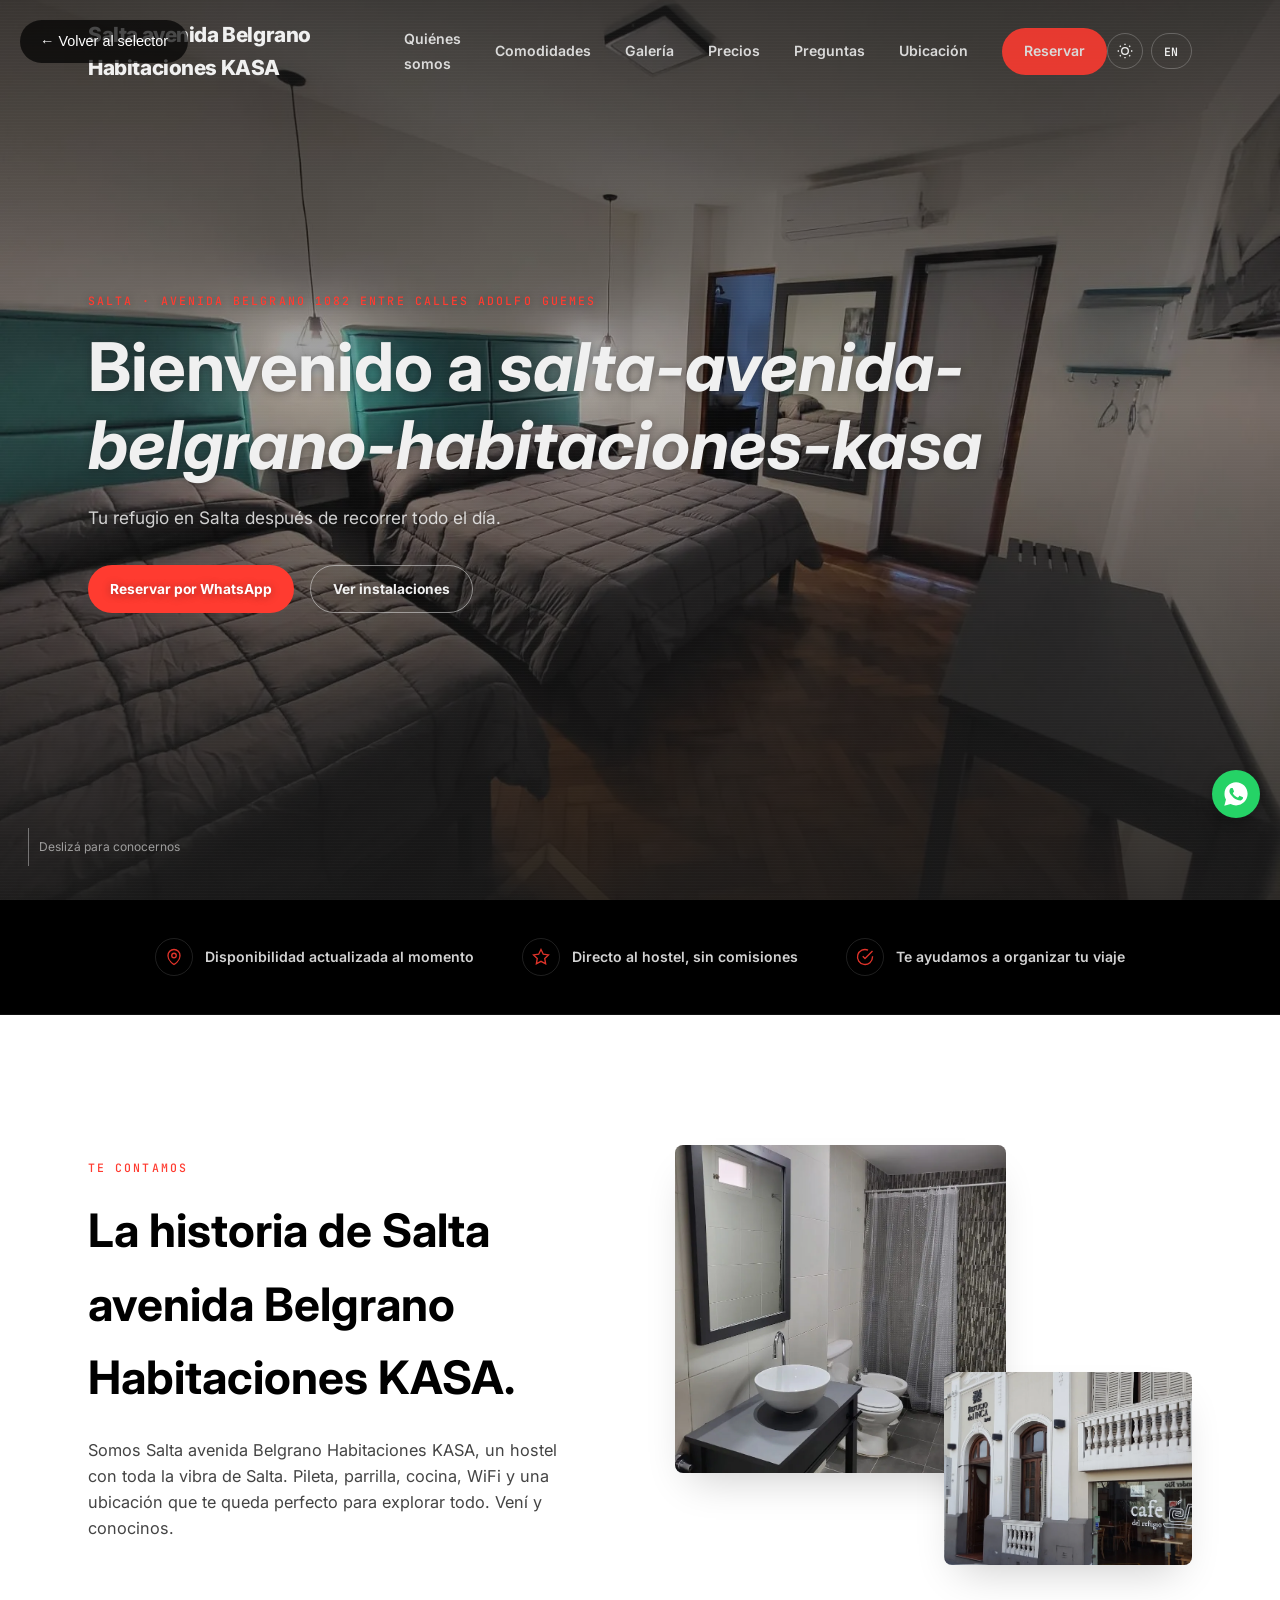
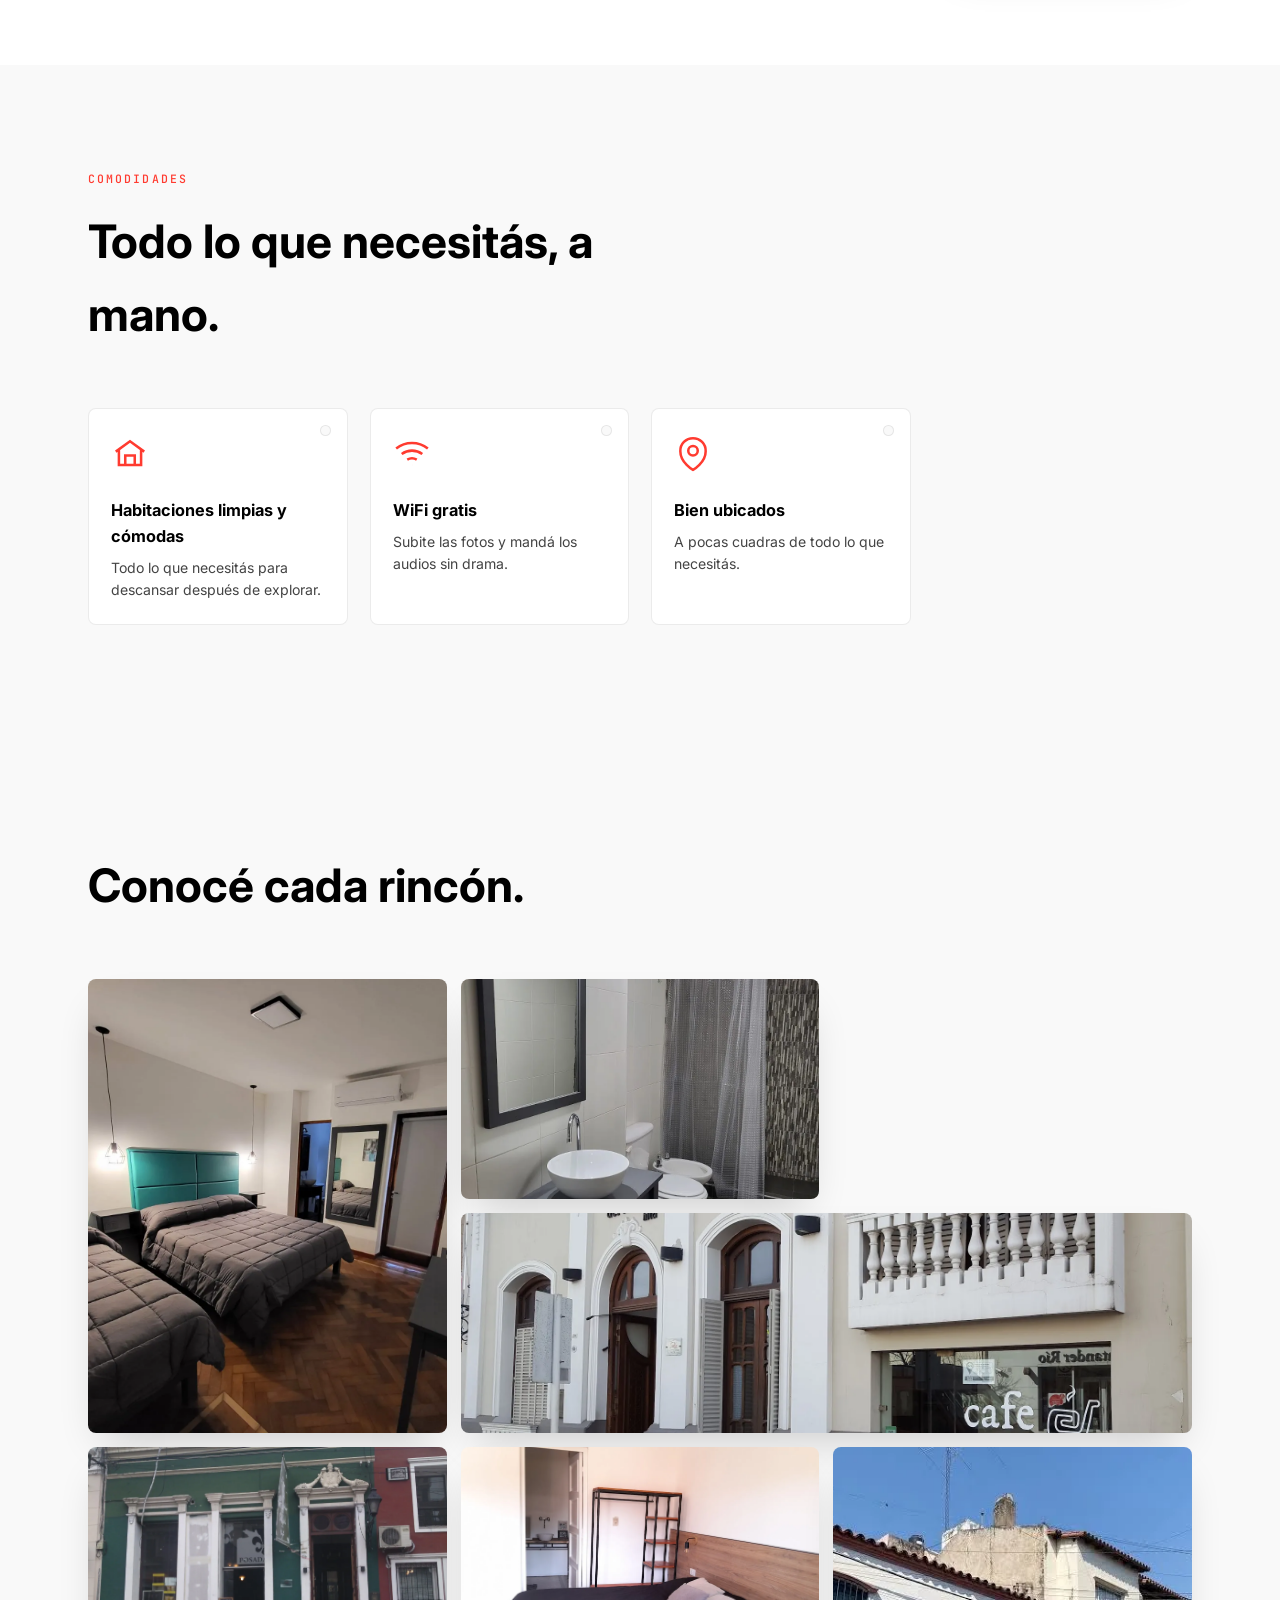
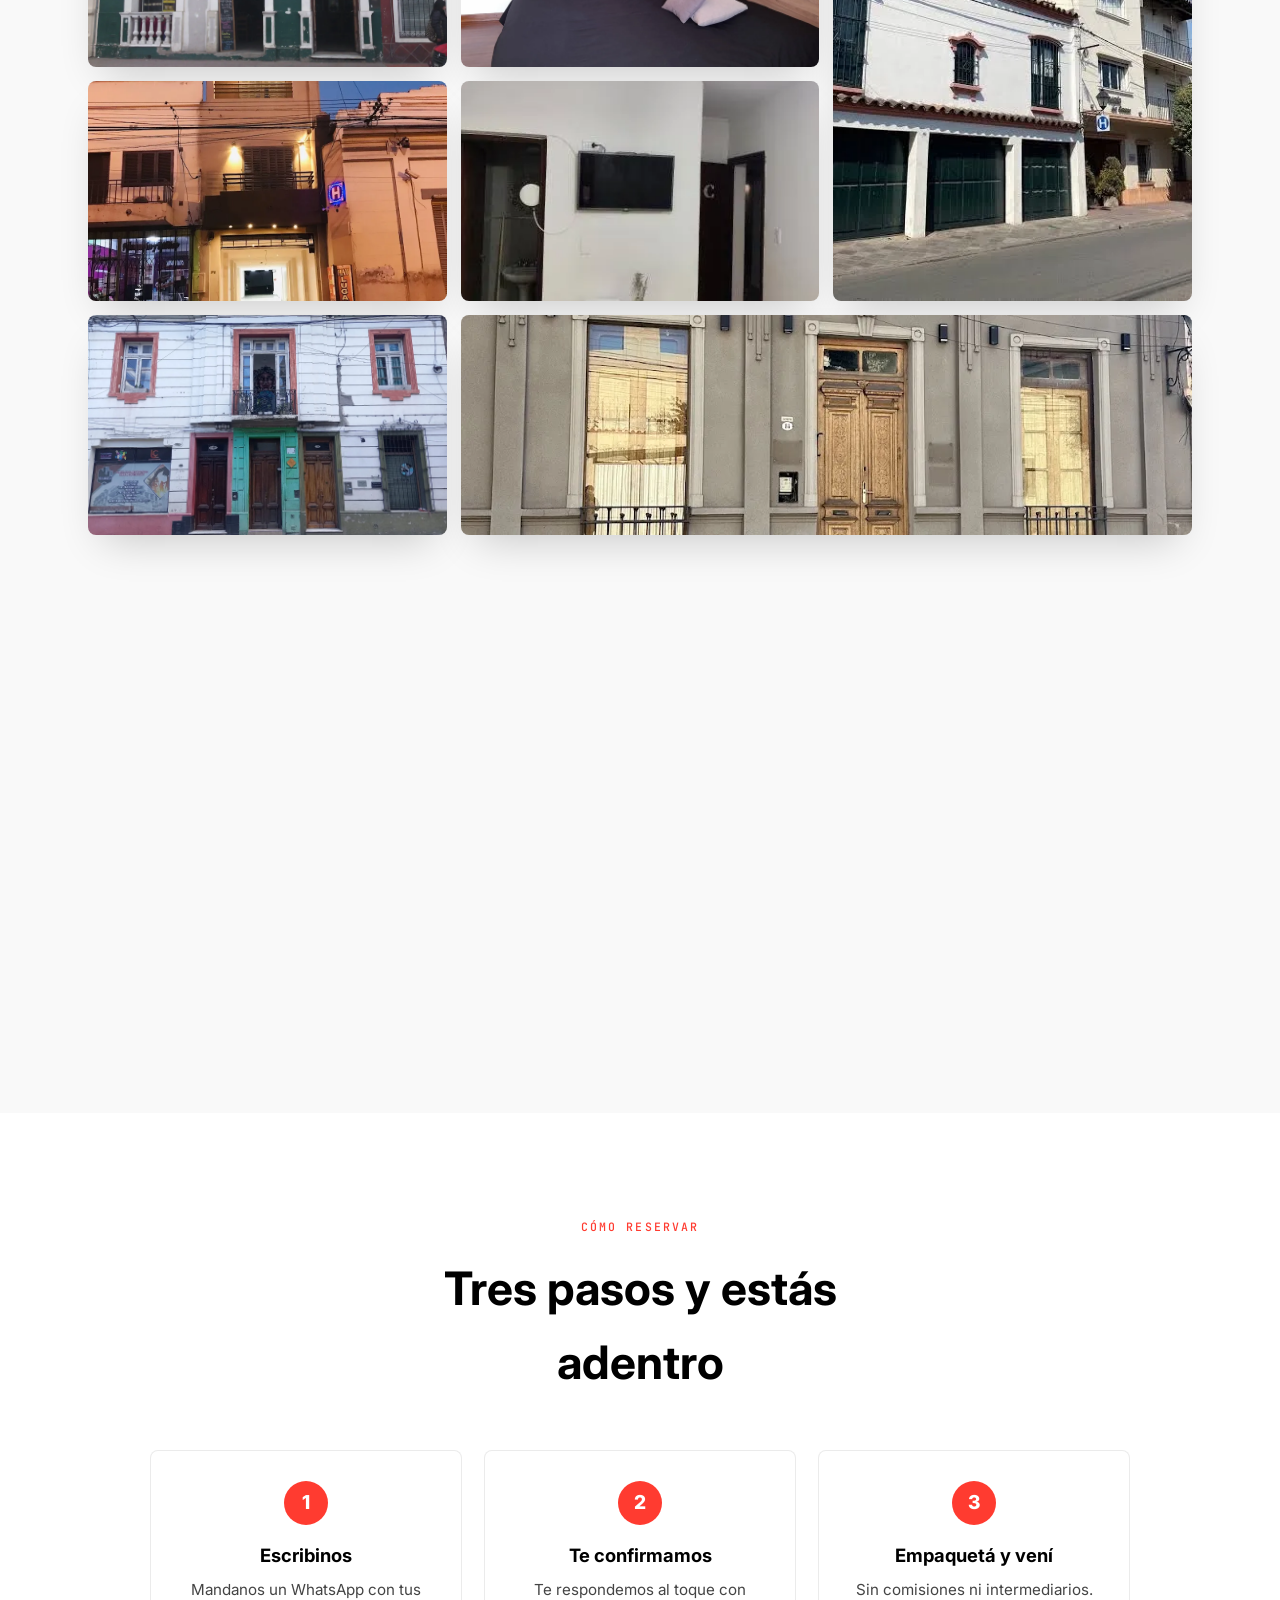
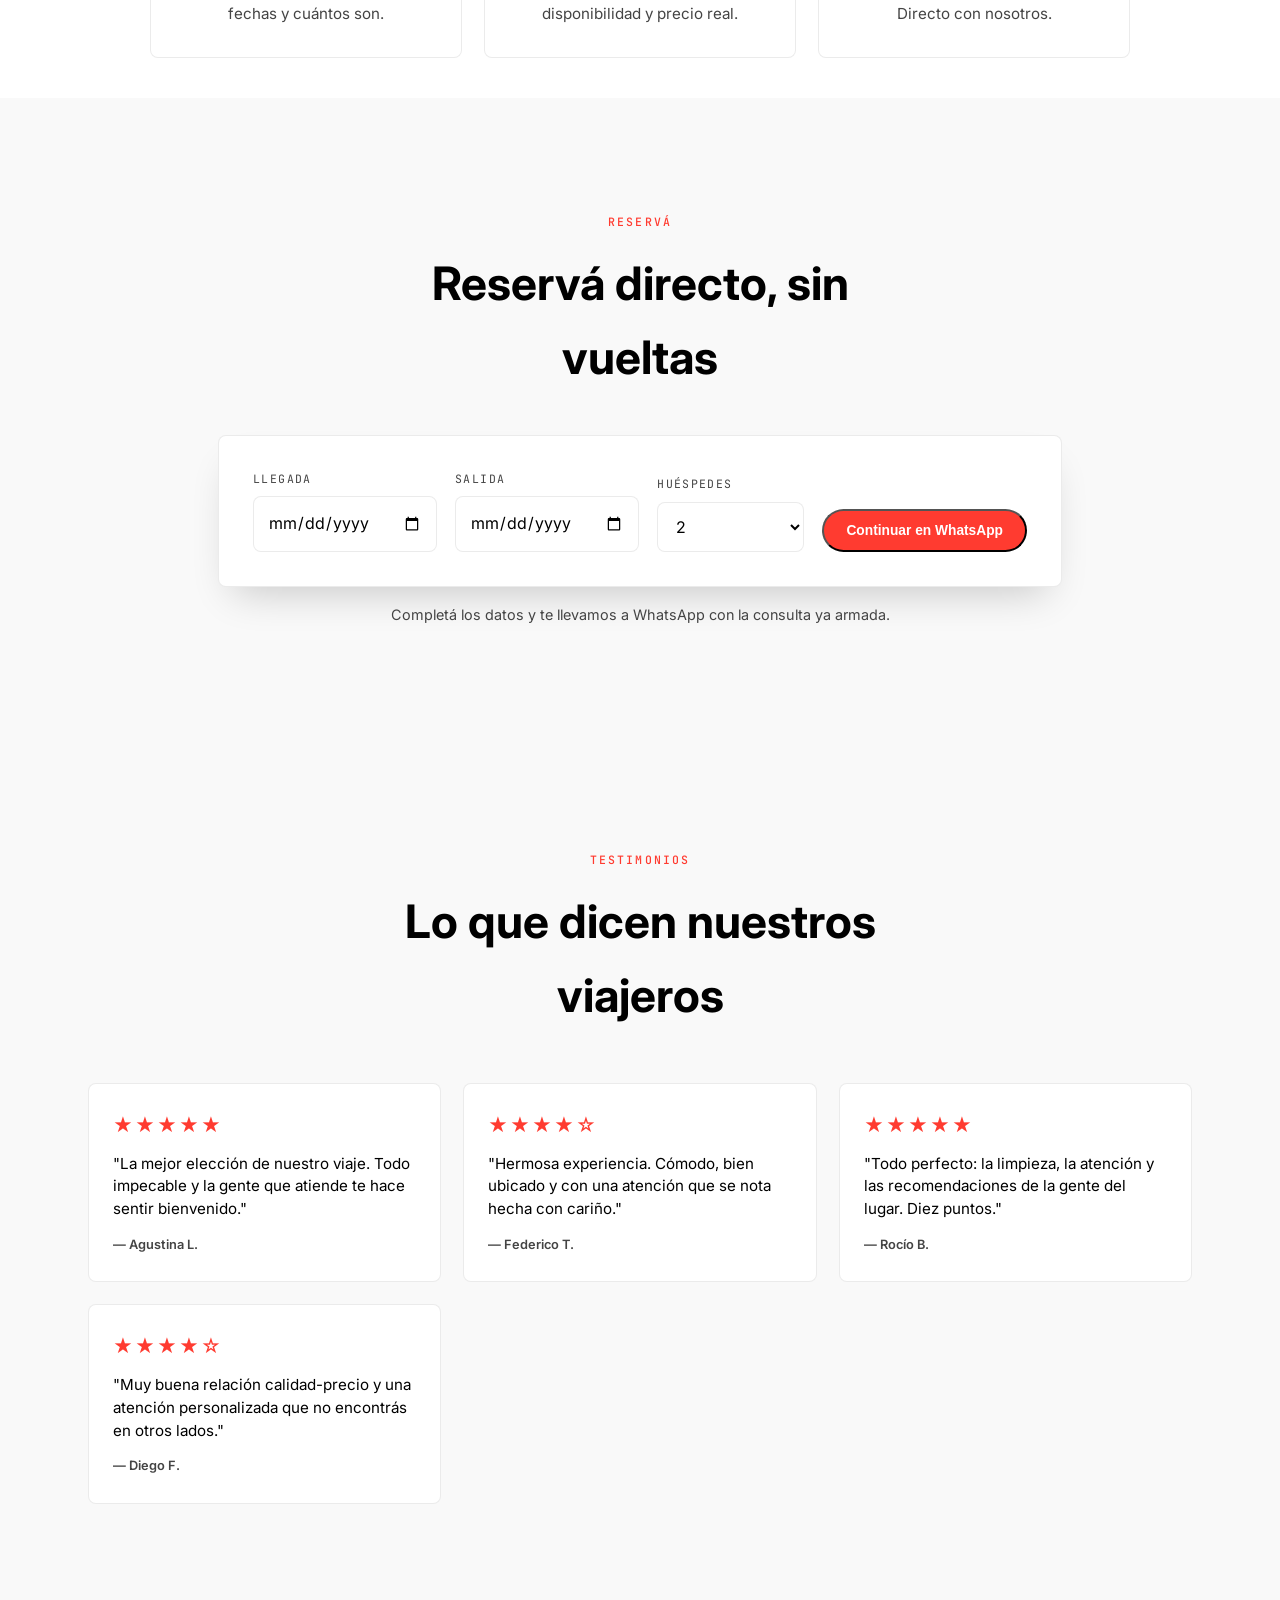
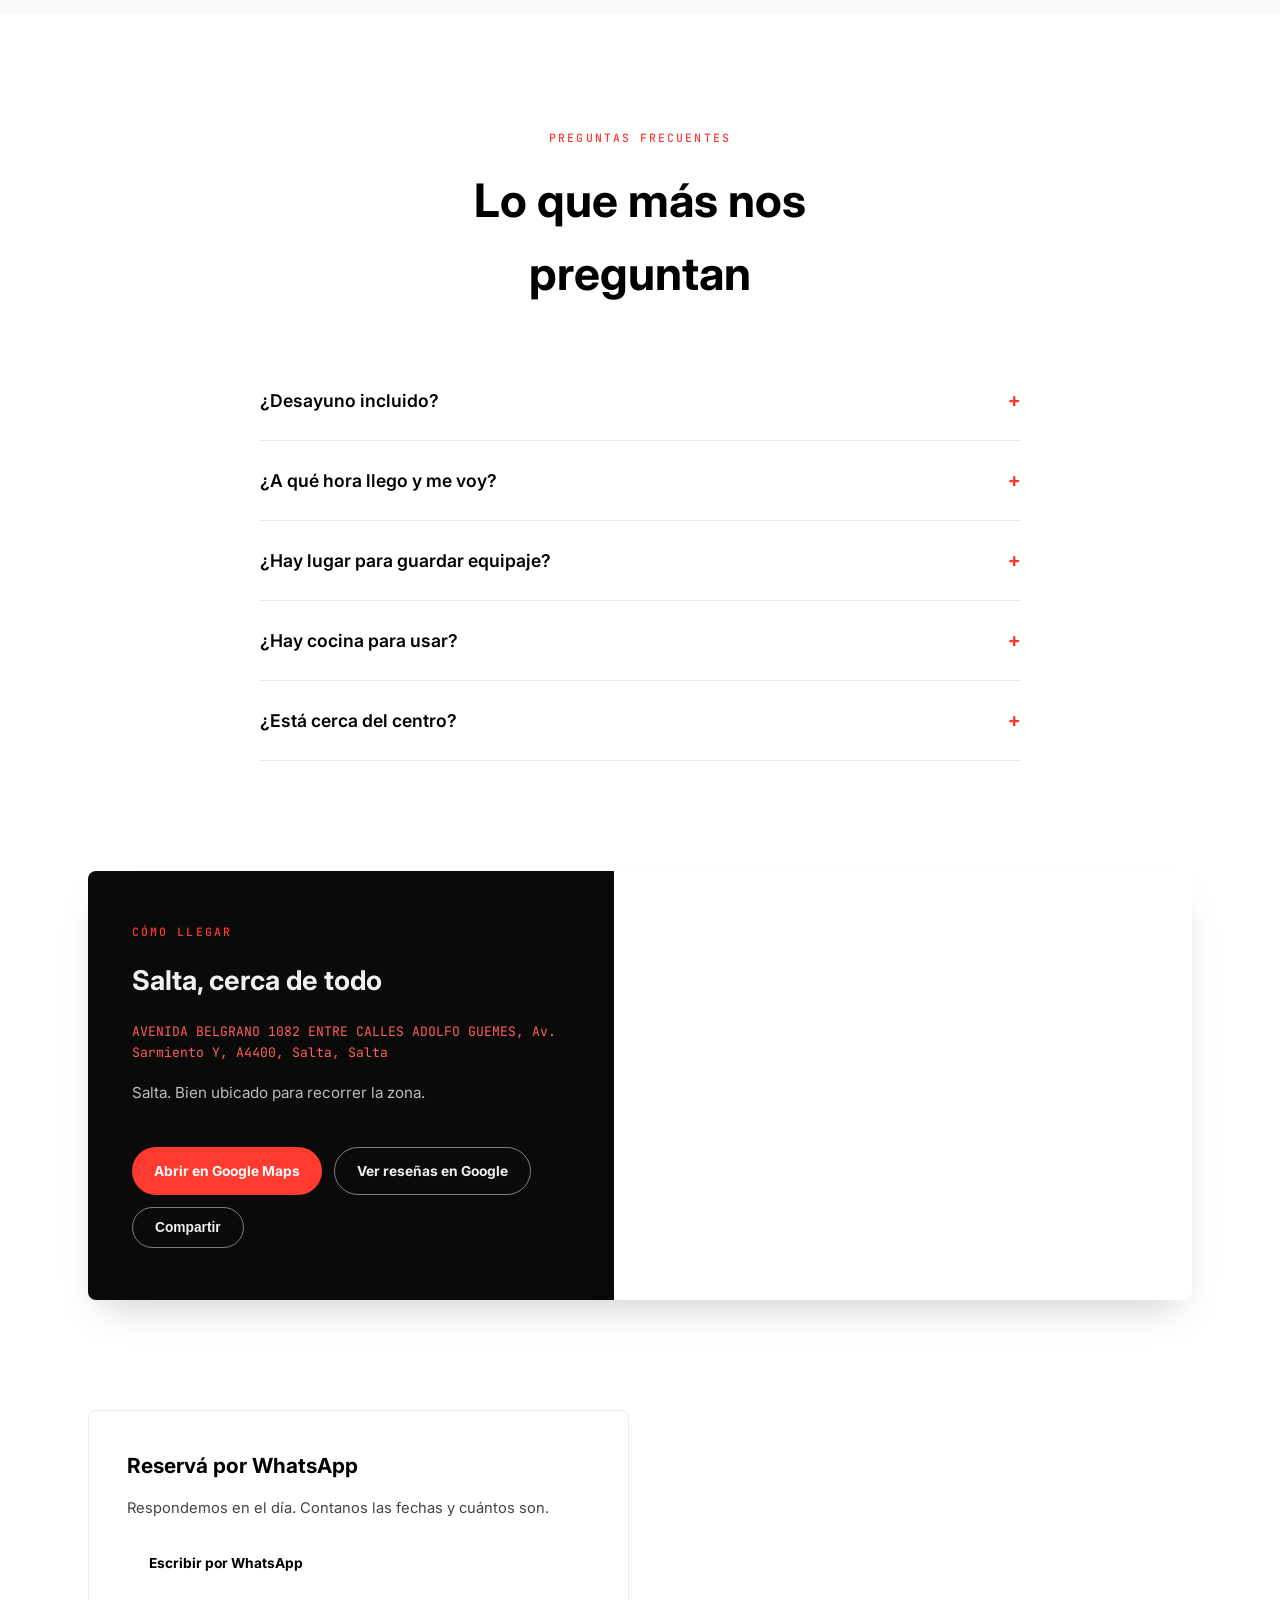
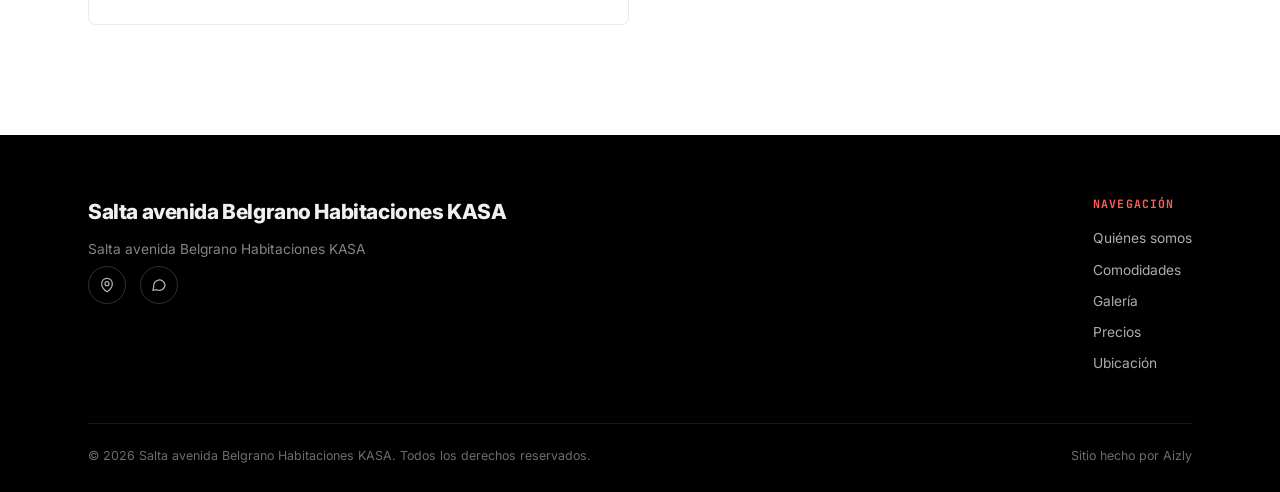
<file: preview-B.html>
﻿<!DOCTYPE html>
<html lang="es-AR">

<head>
  <meta charset="UTF-8">
  <meta name="viewport" content="width=device-width, initial-scale=1.0">
  <title id="meta-title">Cargando...</title>
  <meta name="description" id="meta-description" content="">
  <link rel="canonical" href="">
  <meta name="theme-color" content="#1A1A1A">
  <meta name="apple-mobile-web-app-capable" content="yes">
  <meta name="apple-mobile-web-app-status-bar-style" content="black-translucent">
  <meta name="mobile-web-app-capable" content="yes">

  <script type="application/ld+json" id="schema-json"></script>

  <meta property="og:title" id="og-title" content="">
  <meta property="og:description" id="og-description" content="">
  <meta property="og:url" id="og-url" content="">
  <meta property="og:type" content="website">
  <meta property="og:image" id="og-image" content="">
  <meta property="og:image:width" content="1200">
  <meta property="og:image:height" content="900">
  <meta name="twitter:card" content="summary_large_image">
  <meta name="twitter:title" id="twitter-title" content="">
  <meta name="twitter:description" id="twitter-description" content="">
  <meta name="twitter:image" id="twitter-image" content="">

  <link rel="icon" id="favicon-link"
    href="data:image/svg+xml,%3Csvg xmlns='http://www.w3.org/2000/svg' viewBox='0 0 100 100'%3E%3Crect width='100' height='100' rx='20' fill='%231A1A1A'/%3E%3Cpath d='M30 25 L30 75 M70 25 L70 75 M30 50 L70 50' stroke='%23E53935' stroke-width='7' fill='none' stroke-linecap='round' stroke-linejoin='round'/%3E%3C/svg%3E">
  <link rel="apple-touch-icon"
    href="data:image/svg+xml,%3Csvg xmlns='http://www.w3.org/2000/svg' viewBox='0 0 100 100'%3E%3Crect width='100' height='100' rx='20' fill='%231A1A1A'/%3E%3Cpath d='M30 25 L30 75 M70 25 L70 75 M30 50 L70 50' stroke='%23E53935' stroke-width='7' fill='none' stroke-linecap='round' stroke-linejoin='round'/%3E%3C/svg%3E">

  <link rel="preconnect" href="https://fonts.googleapis.com">
  <link rel="preconnect" href="https://fonts.gstatic.com" crossorigin>
  <link
    href="https://fonts.googleapis.com/css2?family=Inter:wght@400;600;700;800&family=JetBrains+Mono:wght@400;500;600&display=swap"
    rel="stylesheet">

  <link rel="stylesheet" href="B-styles.css">
</head>

<body>

  <div class="scroll-progress" id="scroll-progress"></div>

  <div class="splash" id="splash">
    <div class="splash-logo" id="splash-logo">...</div>
    <div class="splash-spinner"></div>
  </div>

  <header id="header">
    <nav class="wrap">
      <a href="#" class="logo" id="nav-logo">
        <img alt="Logo" style="display:none;width:36px;height:36px;border-radius:50%;margin-right:10px;vertical-align:middle;object-fit:cover;">
        <span id="nav-logo-text"></span>
      </a>
      <ul class="nav-links" id="navLinks">
        <li><a href="#quienes-somos" id="nav-link-about">Quiénes somos</a></li>
        <li><a href="#comodidades" id="nav-link-amenities">Comodidades</a></li>
        <li><a href="#galeria" id="nav-link-gallery">Galería</a></li>
        <li><a href="#precios" id="nav-link-pricing">Precios</a></li>
        <li><a href="#faq" id="nav-link-faq">Preguntas</a></li>
        <li><a href="#ubicacion" id="nav-link-location">Ubicación</a></li>
        <li id="nav-cta-li"><a class="btn btn-accent" id="nav-cta" href="#" target="_blank" rel="noopener">Reservar</a>
        </li>
      </ul>
      <div class="nav-toggles">
        <button class="toggle-btn" id="theme-toggle" aria-label="Cambiar tema">
          <svg id="theme-icon-sun" viewBox="0 0 24 24" fill="none" stroke="currentColor" stroke-width="2">
            <circle cx="12" cy="12" r="5" />
            <path
              d="M12 1v2M12 21v2M4.22 4.22l1.42 1.42M18.36 18.36l1.42 1.42M1 12h2M21 12h2M4.22 19.78l1.42-1.42M18.36 5.64l1.42-1.42" />
          </svg>
          <svg id="theme-icon-moon" viewBox="0 0 24 24" fill="none" stroke="currentColor" stroke-width="2"
            style="display:none;">
            <path d="M21 12.79A9 9 0 1 1 11.21 3 7 7 0 0 0 21 12.79z" />
          </svg>
        </button>
        <button class="toggle-btn lang-btn" id="lang-toggle" aria-label="Cambiar idioma">EN</button>
      </div>
      <button class="burger" id="burger" aria-label="Abrir menú"><span></span><span></span><span></span></button>
    </nav>
  </header>

  <section class="hero">
    <video class="hero-video" autoplay muted loop playsinline preload="none" id="hero-video" poster="">
      <source src="" type="video/mp4" id="hero-video-src">
    </video>
    <div class="hero-overlay"></div>
    <div class="grain"></div>
    <div class="wrap hero-content">
      <span class="eyebrow" id="hero-eyebrow">...</span>
      <h1 id="hero-title">...</h1>
      <p id="hero-subtitle">...</p>
      <div class="hero-social-proof" id="hero-social-proof" style="display:none;">
        <svg viewBox="0 0 24 24" fill="none" stroke="currentColor" stroke-width="1.8">
          <rect x="3" y="3" width="18" height="18" rx="5" />
          <circle cx="12" cy="12" r="4" />
          <circle cx="17.5" cy="6.5" r="1" />
        </svg>
        <span class="count" id="hero-social-proof-text"></span>
      </div>
      <div class="hero-actions" id="hero-actions">
        <a href="#" class="btn btn-accent" id="hero-cta-primary" target="_blank" rel="noopener">...</a>
        <a href="#comodidades" class="btn btn-ghost">Ver instalaciones</a>
      </div>
    </div>
    <div class="scroll-cue">Deslizá para conocernos</div>
  </section>

  <section class="trust-bar">
    <div class="wrap">
      <div class="trust-inner reveal" id="trust-bar-inner"></div>
    </div>
  </section>

  <section class="about" id="quienes-somos">
    <div class="wrap about-grid">
      <div class="reveal">
        <span class="eyebrow" id="about-eyebrow">...</span>
        <h2 id="about-title">...</h2>
        <div id="about-paragraphs"></div>
      </div>
      <div class="photo-stack reveal" id="about-photos"></div>
    </div>
  </section>

  <section class="amenities" id="comodidades">
    <div class="wrap">
      <div class="section-head reveal">
        <span class="eyebrow" id="amenities-eyebrow">Comodidades</span>
        <h2 id="amenities-title">Todo lo que necesitás, a mano.</h2>
      </div>
      <div class="tag-grid" id="amenities-grid"></div>
    </div>
  </section>

  <section class="gallery" id="galeria">
    <div class="wrap">
      <div class="section-head reveal">
        <span class="eyebrow" id="gallery-eyebrow">Galería</span>
        <h2 id="gallery-title">Así se vive.</h2>
      </div>
      <div class="gallery-grid" id="gallery-grid"></div>
    </div>
  </section>

  <section class="pricing" id="precios">
    <div class="wrap reveal">
      <div class="seal">
        <span class="amount mono" id="pricing-amount">...</span>
        <span class="per" id="pricing-period">...</span>
      </div>
      <h2 id="pricing-title">...</h2>
      <a href="#" class="btn btn-accent" id="pricing-cta" target="_blank" rel="noopener">...</a>
    </div>
  </section>

  <section class="steps" id="como-reservar">
    <div class="wrap">
      <div class="section-head reveal" style="margin:0 auto 50px;text-align:center;">
        <span class="eyebrow" id="steps-eyebrow">Cómo reservar</span>
        <h2 id="steps-title">Tres pasos y estás adentro</h2>
      </div>
      <div class="steps-grid reveal">
        <div class="step-card">
          <div class="step-num">1</div>
          <h3 id="step1-title">Escribinos</h3>
          <p id="step1-text">Mandanos un WhatsApp con tus fechas y cuántos son.</p>
        </div>
        <div class="step-card">
          <div class="step-num">2</div>
          <h3 id="step2-title">Te confirmamos</h3>
          <p id="step2-text">Te respondemos al toque con disponibilidad y precio real.</p>
        </div>
        <div class="step-card">
          <div class="step-num">3</div>
          <h3 id="step3-title">Empaquetá y vení</h3>
          <p id="step3-text">Sin comisiones ni intermediarios. Directo con nosotros.</p>
        </div>
      </div>
    </div>
  </section>

  <section class="booking" id="reservas">
    <div class="wrap reveal">
      <div class="section-head" style="margin:0 auto 40px;text-align:center;">
        <span class="eyebrow" id="booking-eyebrow">Reservá</span>
        <h2 id="booking-title">Reservá directo, sin vueltas</h2>
      </div>
      <form class="booking-form" id="booking-form" novalidate>
        <div class="bk-field">
          <label for="bk-checkin" id="bk-label-checkin">Llegada</label>
          <input type="date" id="bk-checkin" required>
        </div>
        <div class="bk-field">
          <label for="bk-checkout" id="bk-label-checkout">Salida</label>
          <input type="date" id="bk-checkout" required>
        </div>
        <div class="bk-field">
          <label for="bk-guests" id="bk-label-guests">Huéspedes</label>
          <select id="bk-guests"></select>
        </div>
        <button type="submit" class="btn btn-accent" id="bk-submit">Continuar en WhatsApp</button>
      </form>
      <p class="bk-error" id="bk-error" hidden></p>
      <p class="bk-note" id="bk-note">Completá los datos y te llevamos a WhatsApp con la consulta ya armada.</p>
    </div>
  </section>

  <section class="testimonials" id="testimonios">
    <div class="wrap">
      <div class="section-head reveal" style="margin:0 auto 50px;text-align:center;">
        <span class="eyebrow" id="testimonials-eyebrow">Testimonios</span>
        <h2 id="testimonials-title">Lo que dicen nuestros viajeros</h2>
        <p class="tst-meta" id="testimonials-meta" hidden></p>
      </div>
      <div class="testimonials-grid reveal" id="testimonials-grid"></div>
    </div>
  </section>

  <section class="faq" id="faq">
    <div class="wrap">
      <div class="section-head reveal" style="margin:0 auto 50px;text-align:center;">
        <span class="eyebrow" id="faq-eyebrow">Preguntas frecuentes</span>
        <h2 id="faq-title">Lo que más nos preguntan</h2>
      </div>
      <div class="faq-list reveal" id="faq-list"></div>
    </div>
  </section>

  <section class="location" id="ubicacion">
    <div class="wrap">
      <div class="loc-grid reveal">
        <div class="loc-info">
          <span class="eyebrow" id="loc-eyebrow">Cómo llegar</span>
          <h3 id="loc-title">...</h3>
          <p class="addr" id="loc-address">...</p>
          <p id="loc-description">...</p>
          <div id="loc-highlights"></div>
          <div class="loc-actions">
            <a href="#" class="btn btn-accent" id="loc-maps-btn" target="_blank"
              rel="noopener">Abrir en Google Maps</a>
            <a href="#" class="btn btn-ghost" id="loc-reviews-btn" target="_blank"
              rel="noopener">Ver reseñas en Google</a>
            <button class="btn btn-ghost" id="share-btn"><i class="fas fa-share-alt"></i> Compartir</button>
          </div>
        </div>
        <div class="map-embed">
          <div class="map-overlay">
            <div class="pin-badge">
              <svg viewBox="0 0 24 24" fill="none" stroke="currentColor" stroke-width="2">
                <path d="M21 10c0 7-9 13-9 13s-9-6-9-13a9 9 0 0 1 18 0z" />
                <circle cx="12" cy="10" r="3" />
              </svg>
              <span id="loc-map-text">Ver ubicación</span>
            </div>
          </div>
        </div>
      </div>
    </div>
  </section>

  <section class="contact">
    <div class="wrap">
      <div class="contact-grid reveal" id="contact-grid"></div>
    </div>
  </section>

  <footer>
    <div class="wrap">
      <div class="foot-top">
        <div class="foot-brand">
          <a href="#" class="logo" id="foot-logo">...</a>
          <p id="foot-description">...</p>
          <div class="social-row" id="social-row"></div>
        </div>
        <div class="foot-cols" id="foot-cols">
          <div class="foot-col">
            <h4>Navegación</h4>
            <a href="#quienes-somos">Quiénes somos</a>
            <a href="#comodidades">Comodidades</a>
            <a href="#galeria">Galería</a>
            <a href="#precios">Precios</a>
            <a href="#ubicacion">Ubicación</a>
          </div>
        </div>
      </div>
      <div class="foot-bottom">
        <span id="foot-copyright">...</span>
        <span id="foot-made-by">...</span>
      </div>
    </div>
  </footer>

  <a href="#" class="wa-float" target="_blank" rel="noopener" aria-label="WhatsApp" id="wa-float">
    <svg width="28" height="28" viewBox="0 0 24 24" fill="white">
      <path
        d="M12.04 2C6.58 2 2.13 6.45 2.13 11.91c0 1.77.46 3.42 1.27 4.86L2 22l5.36-1.4a9.86 9.86 0 0 0 4.68 1.19h.01c5.46 0 9.91-4.45 9.91-9.91S17.5 2 12.04 2zm5.8 14.15c-.24.68-1.4 1.3-1.93 1.36-.5.06-1.03.24-3.44-.72-2.9-1.16-4.77-4.1-4.92-4.29-.14-.19-1.17-1.55-1.17-2.96 0-1.4.74-2.09 1-2.38.26-.28.57-.35.76-.35.19 0 .38 0 .55.01.18.01.42-.07.65.5.24.58.82 2 .89 2.14.07.14.12.31.02.5-.1.19-.15.31-.29.48-.14.17-.3.37-.43.5-.14.14-.29.29-.12.57.17.28.75 1.24 1.62 2 1.11.99 2.05 1.3 2.33 1.44.28.14.44.12.6-.07.17-.19.71-.83.9-1.11.19-.28.38-.24.64-.14.26.1 1.65.78 1.93.92.28.14.47.21.54.33.07.12.07.68-.17 1.36z" />
    </svg>
  </a>

  <div class="lightbox" id="lightbox">
    <button class="lb-close" id="lb-close" aria-label="Cerrar">&times;</button>
    <button class="lb-prev" id="lb-prev" aria-label="Anterior">&#8249;</button>
    <button class="lb-next" id="lb-next" aria-label="Siguiente">&#8250;</button>
    <div class="lb-content" id="lb-content"></div>
    <div class="lb-counter" id="lb-counter"></div>
  </div>

  <div class="mobile-bar">
    <a href="#" id="mobile-bar-link">
      <svg viewBox="0 0 24 24" fill="currentColor">
        <path
          d="M12.04 2C6.58 2 2.13 6.45 2.13 11.91c0 1.77.46 3.42 1.27 4.86L2 22l5.36-1.4a9.86 9.86 0 0 0 4.68 1.19h.01c5.46 0 9.91-4.45 9.91-9.91S17.5 2 12.04 2z" />
      </svg>
      <span id="mobile-bar-text">Reservar ahora</span>
    </a>
  </div>

  <script src="config-data.js"></script>
  <script src="js/main-B.js"></script>
<style>.preview-back-btn{position:fixed;top:20px;left:20px;z-index:10000;background:rgba(0,0,0,0.7);color:#fff;padding:10px 20px;border-radius:30px;text-decoration:none;font-family:Poppins,sans-serif;font-size:0.9rem;}.preview-back-btn:hover{background:rgba(0,0,0,0.9);}</style><a href="index.html" class="preview-back-btn">← Volver al selector</a></body>

</html>
</file>
<file: css/switcher.css>
/* ===== Template Switcher ===== */

.sw-modal {
    position: fixed;
    inset: 0;
    background: rgba(0, 0, 0, 0.88);
    z-index: 99999;
    display: flex;
    align-items: center;
    justify-content: center;
    padding: 20px;
    animation: swFadeIn 0.3s ease;
}

@keyframes swFadeIn {
    from { opacity: 0; }
    to { opacity: 1; }
}

.sw-content {
    background: #fff;
    border-radius: 24px;
    padding: 44px 36px 36px;
    max-width: 920px;
    width: 100%;
    max-height: 90vh;
    overflow-y: auto;
    position: relative;
    box-shadow: 0 25px 80px rgba(0, 0, 0, 0.4);
    animation: swSlideUp 0.35s ease;
}

@keyframes swSlideUp {
    from { opacity: 0; transform: translateY(30px); }
    to { opacity: 1; transform: translateY(0); }
}

.sw-close {
    position: absolute;
    top: 18px;
    right: 18px;
    background: #f5f5f5;
    border: none;
    font-size: 1rem;
    color: #666;
    cursor: pointer;
    width: 36px;
    height: 36px;
    border-radius: 50%;
    display: flex;
    align-items: center;
    justify-content: center;
    transition: background 0.2s, color 0.2s;
    z-index: 1;
}

.sw-close:hover {
    background: #e0e0e0;
    color: #333;
}

.sw-header {
    text-align: center;
    margin-bottom: 28px;
}

.sw-header h2 {
    font-family: 'Inter', 'Manrope', sans-serif;
    font-size: 1.7rem;
    font-weight: 700;
    color: #1a1a2e;
    margin-bottom: 8px;
}

.sw-header p {
    color: #777;
    font-size: 0.92rem;
    max-width: 420px;
    margin: 0 auto;
    line-height: 1.4;
}

/* Grid de cards - Desktop: 3 columnas */
.sw-grid {
    display: grid;
    grid-template-columns: repeat(3, 1fr);
    gap: 18px;
}

.sw-card {
    border: 2px solid #eee;
    border-radius: 14px;
    overflow: hidden;
    transition: transform 0.3s, box-shadow 0.3s, border-color 0.3s;
    cursor: pointer; /* Cambiado de default a pointer */
}

.sw-card:hover {
    transform: translateY(-4px);
    box-shadow: 0 10px 30px rgba(0, 0, 0, 0.1);
    border-color: #667eea; /* Añadido efecto hover */
}

.sw-card.sw-active {
    border-color: #667eea;
    box-shadow: 0 0 0 3px rgba(102, 126, 234, 0.2);
}

/* Preview mockup - Desktop */
.sw-card-preview {
    width: 100%;
    height: 220px;
    overflow: hidden;
    position: relative;
    background: #111;
}

.sw-mock {
    width: 100%;
    height: 100%;
    overflow: hidden;
    border-radius: 0;
}

/* Card body - Desktop */
.sw-card-body {
    padding: 14px 16px 16px;
    text-align: center;
}

.sw-card-body h3 {
    font-family: 'Inter', 'Manrope', sans-serif;
    font-weight: 700;
    font-size: 1.05rem;
    color: #1a1a2e;
    margin-bottom: 4px;
}

.sw-card-body p {
    font-size: 0.78rem;
    color: #888;
    margin-bottom: 12px;
    line-height: 1.3;
}

.sw-card-btn {
    display: inline-flex;
    align-items: center;
    gap: 7px;
    background: #667eea;
    color: #fff;
    border: none;
    padding: 9px 20px;
    border-radius: 25px;
    font-size: 0.82rem;
    font-weight: 600;
    cursor: pointer;
    transition: background 0.2s, transform 0.2s;
    font-family: inherit;
}

.sw-card-btn:hover {
    background: #5a6fd6;
    transform: scale(1.03);
}

.sw-active .sw-card-btn {
    background: #e8f5e9;
    color: #2e7d32;
}

/* Botón cambiar plantilla */
.sw-change-btn {
    position: fixed;
    bottom: 24px;
    left: 24px;
    background: rgba(0, 0, 0, 0.75);
    color: #fff;
    border: none;
    padding: 12px 22px;
    border-radius: 30px;
    font-size: 0.88rem;
    font-weight: 600;
    cursor: pointer;
    z-index: 9998;
    display: flex;
    align-items: center;
    gap: 8px;
    font-family: 'Inter', 'Manrope', sans-serif;
    transition: background 0.2s, transform 0.2s;
    backdrop-filter: blur(8px);
}

.sw-change-btn:hover {
    background: rgba(0, 0, 0, 0.9);
    transform: scale(1.03);
}

/* ===== Mobile: 3 filas que llenan la pantalla ===== */
@media (max-width: 720px) {
    .sw-modal {
        padding: 0;
        align-items: stretch;
    }

    .sw-content {
        border-radius: 0;
        padding: 0;
        max-height: 100vh;
        height: 100vh;
        display: flex;
        flex-direction: column;
    }

    .sw-close {
        position: fixed;
        top: 12px;
        right: 12px;
        width: 32px;
        height: 32px;
        font-size: 0.9rem;
        background: rgba(0, 0, 0, 0.5);
        color: #fff;
        z-index: 10;
    }

    .sw-close:hover {
        background: rgba(0, 0, 0, 0.7);
    }

    .sw-header {
        margin-bottom: 0;
        padding: 14px 16px 10px;
        flex-shrink: 0;
    }

    .sw-header h2 {
        font-size: 1.15rem;
        margin-bottom: 4px;
    }

    .sw-header p {
        font-size: 0.75rem;
    }

    .sw-grid {
        grid-template-columns: 1fr;
        grid-template-rows: repeat(3, auto);
        gap: 12px;
        padding: 0 16px 16px;
        flex: 1;
        min-height: 0;
    }

    .sw-card {
        border-radius: 10px;
        display: flex;
        flex-direction: column;
        position: relative;
        min-height: 0;
    }

    .sw-card:hover {
        transform: none;
    }

    .sw-card-preview {
        flex: 1;
        min-height: 0;
        border-radius: 10px 10px 0 0;
    }

    .sw-mock {
        border-radius: 10px 10px 0 0;
    }

    .sw-card-body {
        position: absolute;
        bottom: 0;
        left: 0;
        right: 0;
        padding: 20px 14px 10px;
        background: linear-gradient(transparent, rgba(0, 0, 0, 0.7));
        display: flex;
        align-items: center;
        justify-content: space-between;
        gap: 10px;
    }

    .sw-card-body h3 {
        color: #fff;
        font-size: 0.9rem;
        margin-bottom: 0;
    }

    .sw-card-body p {
        display: none;
    }

    .sw-card-btn {
        padding: 7px 16px;
        font-size: 0.78rem;
        flex-shrink: 0;
    }

    .sw-active .sw-card-btn {
        background: rgba(255, 255, 255, 0.9);
        color: #2e7d32;
    }
}

/* ===== Muy chico ===== */
@media (max-width: 380px) {
    .sw-header {
        padding: 10px 12px 8px;
    }

    .sw-header h2 {
        font-size: 1.05rem;
    }

    .sw-grid {
        padding: 0 6px 6px;
        gap: 5px;
    }
}
</file>
<file: B-styles.css>
:root {
  --bg-dark: #000000;
  --bg-dark-alt: #0A0A0A;
  --bg-card: #111111;
  --accent: #FF3B30; /* Bright, punchy red */
  --accent-soft: #FF5E56;
  --paper: #FFFFFF;
  --paper-warm: #F9F9F9;
  --ink: #000000;
  --ink-soft: #444444;
  --line: rgba(0, 0, 0, 0.08);
  --radius: 8px;
  --shadow: 0 20px 40px -15px rgba(0, 0, 0, 0.2);
  --card-bg: var(--paper);
  --section-alt-bg: var(--paper-warm);
  --header-scrolled-bg: rgba(255, 255, 255, 0.96);
  --header-scrolled-shadow: 0 4px 15px -5px rgba(0, 0, 0, 0.1);
}

[data-theme="dark"] {
  --paper: #050505;
  --paper-warm: #111111;
  --ink: #FFFFFF;
  --ink-soft: #A0A0A0;
  --line: rgba(255, 255, 255, 0.08);
  --shadow: 0 16px 48px -16px rgba(0, 0, 0, 0.7);
  --card-bg: #111111;
  --section-alt-bg: #0A0A0A;
  --header-scrolled-bg: rgba(5, 5, 5, 0.96);
  --header-scrolled-shadow: 0 6px 20px -10px rgba(0, 0, 0, 0.4);
}

* {
  margin: 0;
  padding: 0;
  box-sizing: border-box;
}

html {
  scroll-behavior: smooth;
  overflow-x: hidden;
}

body {
  font-family: 'Inter', -apple-system, BlinkMacSystemFont, sans-serif;
  background: var(--paper);
  color: var(--ink);
  line-height: 1.6;
  overflow-x: hidden;
}

h1,
h2,
h3,
.display {
  font-family: 'Inter', sans-serif;
  font-weight: 700;
}

.mono {
  font-family: 'JetBrains Mono', monospace;
}

a {
  text-decoration: none;
  color: inherit;
}

ul {
  list-style: none;
}

img {
  max-width: 100%;
  display: block;
}

section {
  position: relative;
}

.wrap {
  max-width: 1160px;
  margin: 0 auto;
  padding: 0 28px;
}

.eyebrow {
  font-family: 'JetBrains Mono', monospace;
  text-transform: uppercase;
  letter-spacing: 0.18em;
  font-size: 0.72rem;
  color: var(--accent);
  font-weight: 500;
}

.reveal {
  opacity: 0;
  transform: translateY(28px);
  transition: opacity .8s ease, transform .8s ease;
}

.reveal.in {
  opacity: 1;
  transform: translateY(0);
}

@media (prefers-reduced-motion: reduce) {
  .reveal {
    opacity: 1;
    transform: none;
    transition: none;
  }
  html {
    scroll-behavior: auto;
  }
}

.trust-bar {
  background: var(--bg-dark);
  padding: 38px 0;
  text-align: center;
  border-bottom: 1px solid rgba(240, 240, 240, 0.06);
}

[data-theme="dark"] .trust-bar {
  background: #0D0D0D;
}

.trust-inner {
  display: flex;
  justify-content: center;
  align-items: center;
  gap: 48px;
  flex-wrap: wrap;
}

.trust-item {
  display: flex;
  align-items: center;
  gap: 12px;
  color: #F0F0F0;
  font-size: 0.88rem;
  font-weight: 600;
  opacity: 0.88;
}

.trust-item .trust-icon {
  width: 38px;
  height: 38px;
  border-radius: 50%;
  border: 1.5px solid rgba(240, 240, 240, 0.15);
  display: flex;
  align-items: center;
  justify-content: center;
  flex-shrink: 0;
  color: var(--accent);
}

.trust-item .trust-icon svg {
  width: 18px;
  height: 18px;
}

.mobile-bar {
  display: none;
  position: fixed;
  bottom: 0;
  left: 0;
  right: 0;
  z-index: 9998;
  background: var(--bg-dark);
  padding: 10px;
  box-shadow: 0 -2px 10px rgba(0,0,0,0.2);
}

.mobile-bar a {
  display: flex;
  align-items: center;
  justify-content: center;
  gap: 8px;
  background: var(--accent);
  color: #fff;
  padding: 8px;
  border-radius: 999px;
  font-weight: 700;
  font-size: 0.85rem;
  text-decoration: none;
}

.mobile-bar a svg {
  width: 18px;
  height: 18px;
  flex-shrink: 0;
}

.wa-float {
  position: fixed;
  bottom: 82px;
  right: 20px;
  z-index: 9999;
  width: 48px;
  height: 48px;
  border-radius: 50%;
  background: #25D366;
  display: flex;
  align-items: center;
  justify-content: center;
  box-shadow: 0 4px 12px rgba(0,0,0,0.25);
  transition: transform 0.2s;
}

.wa-float:hover {
  transform: scale(1.08);
}

@media (max-width:720px) {
  .mobile-bar {
    display: block;
  }
  body {
    padding-bottom: 70px;
  }
}

header {
  position: fixed;
  top: 0;
  left: 0;
  right: 0;
  z-index: 100;
  padding: 18px 0;
  transition: background .35s ease, padding .35s ease, box-shadow .35s ease;
}

header.scrolled {
  background: var(--header-scrolled-bg);
  backdrop-filter: blur(14px) saturate(180%);
  -webkit-backdrop-filter: blur(14px) saturate(180%);
  padding: 12px 0;
  box-shadow: var(--header-scrolled-shadow);
}

nav.wrap {
  display: flex;
  align-items: center;
  justify-content: space-between;
}

.logo {
  font-family: 'Inter', sans-serif;
  font-weight: 800;
  font-size: 1.3rem;
  color: #F0F0F0;
  letter-spacing: -0.02em;
  transition: color .35s ease;
  white-space: normal; /* Permitir wrap */
  word-break: break-word; /* Romper palabras largas si es necesario */
}

header.scrolled .logo {
  color: var(--ink);
}

.nav-links {
  display: flex;
  gap: 34px;
  align-items: center;
}

.nav-links a {
  font-size: 0.88rem;
  font-weight: 600;
  color: #F0F0F0;
  transition: color .35s ease, opacity .2s ease;
  opacity: 0.88;
}

header.scrolled .nav-links a {
  color: var(--ink);
}

.nav-links a:hover {
  opacity: 1;
}

.nav-toggles {
  display: flex;
  gap: 8px;
  align-items: center;
}

.toggle-btn {
  width: 36px;
  height: 36px;
  border-radius: 50%;
  border: 1.5px solid rgba(240, 240, 240, 0.25);
  background: transparent;
  color: #F0F0F0;
  cursor: pointer;
  display: flex;
  align-items: center;
  justify-content: center;
  transition: background .2s, border-color .2s;
}

.toggle-btn:hover {
  background: rgba(240, 240, 240, 0.1);
  border-color: var(--accent);
}

.toggle-btn svg {
  width: 16px;
  height: 16px;
}

.lang-btn {
  width: auto;
  padding: 0 12px;
  border-radius: 999px;
  height: 36px;
  font-family: 'JetBrains Mono', monospace;
  font-size: 0.72rem;
  font-weight: 600;
  letter-spacing: 0.05em;
}

header.scrolled .toggle-btn {
  border-color: rgba(26, 26, 26, 0.25);
  color: var(--ink);
}

header.scrolled .toggle-btn:hover {
  background: rgba(26, 26, 26, 0.06);
}

[data-theme="dark"] header.scrolled .toggle-btn {
  border-color: rgba(240, 240, 240, 0.15);
  color: var(--ink);
}

[data-theme="dark"] header.scrolled .toggle-btn:hover {
  background: rgba(240, 240, 240, 0.08);
}

[data-theme="dark"] header.scrolled .logo {
  color: var(--ink);
}

[data-theme="dark"] header.scrolled .nav-links a {
  color: var(--ink);
}

[data-theme="dark"] header.scrolled .burger span {
  background: var(--ink);
}

.btn {
  display: inline-flex;
  align-items: center;
  gap: 8px;
  padding: 12px 22px;
  border-radius: 999px;
  font-weight: 700;
  font-size: 0.86rem;
  transition: transform .25s ease, box-shadow .25s ease;
}

.btn-accent {
  background: var(--accent);
  color: #fff;
}

.btn-accent:hover {
  transform: translateY(-2px);
  box-shadow: 0 12px 24px -10px rgba(229, 57, 53, 0.5);
}

.btn-ghost {
  border: 1.5px solid rgba(240, 240, 240, 0.5);
  color: #F0F0F0;
  background: transparent;
}

header.scrolled .btn-ghost {
  border-color: var(--bg-dark);
  color: var(--bg-dark);
}

[data-theme="dark"] .btn-ghost {
  border-color: rgba(240, 240, 240, 0.25);
  color: var(--ink);
}

[data-theme="dark"] header.scrolled .btn-ghost {
  border-color: var(--ink);
  color: var(--ink);
}

.burger {
  display: none;
  width: 26px;
  height: 20px;
  position: relative;
  cursor: pointer;
  background: none;
  border: none;
}

.burger span {
  position: absolute;
  left: 0;
  right: 0;
  height: 2px;
  background: var(--paper);
  transition: .3s;
}

header.scrolled .burger span {
  background: var(--bg-dark);
}

.burger span:nth-child(1) { top: 0; }
.burger span:nth-child(2) { top: 9px; }
.burger span:nth-child(3) { top: 18px; }

.hero {
  height: 100vh;
  min-height: 640px;
  display: flex;
  align-items: center;
  position: relative;
  overflow: hidden;
  background: var(--bg-dark);
}

.hero-video {
  position: absolute;
  inset: 0;
  width: 100%;
  height: 100%;
  object-fit: cover;
  z-index: 0;
  background: var(--bg-dark);
}

.hero.no-video::before {
  content: '';
  position: absolute;
  inset: 0;
  background: linear-gradient(135deg, #1A1A1A 0%, #2D2D2D 25%, #1A1A1A 50%, #111111 75%, #1A1A1A 100%);
  background-size: 400% 400%;
  animation: gradientShift 8s ease infinite;
  z-index: 0;
}

@keyframes gradientShift {
  0%, 100% { background-position: 0% 50%; }
  25% { background-position: 100% 0%; }
  50% { background-position: 100% 100%; }
  75% { background-position: 0% 100%; }
}

.hero-overlay {
  position: absolute;
  inset: 0;
  z-index: 1;
  background: linear-gradient(180deg, rgba(26, 26, 26, 0.75) 0%, rgba(26, 26, 26, 0.35) 45%, rgba(26, 26, 26, 0.85) 100%);
}

.grain {
  position: absolute;
  inset: 0;
  z-index: 1;
  background: repeating-linear-gradient(0deg, rgba(255, 255, 255, 0.015) 0 1px, transparent 1px 3px);
  pointer-events: none;
}

.hero-content {
  position: relative;
  z-index: 2;
  color: #F0F0F0;
  text-shadow: 0 1px 8px rgba(26, 26, 26, 0.4);
}

.hero-content .eyebrow {
  margin-bottom: 18px;
  display: inline-block;
}

.hero-content h1 {
  font-size: clamp(2.4rem, 6vw, 4.2rem);
  font-weight: 700;
  line-height: 1.15;
  margin-bottom: 22px;
  overflow-wrap: break-word;
  word-break: break-word;
  hyphens: auto;
}

.hero-content p {
  max-width: 520px;
  font-size: 1.08rem;
  color: rgba(240, 240, 240, 0.85);
  margin-bottom: 34px;
  line-height: 1.5;
}

.hero-social-proof {
  display: inline-flex;
  align-items: center;
  gap: 9px;
  margin: 0 0 26px;
  padding: 8px 16px 8px 12px;
  border-radius: 999px;
  border: 1px solid rgba(240, 240, 240, 0.2);
  background: rgba(240, 240, 240, 0.08);
  backdrop-filter: blur(6px);
  color: #F0F0F0;
  font-size: 0.86rem;
  font-weight: 600;
  width: fit-content;
}

.hero-social-proof svg {
  width: 16px;
  height: 16px;
  color: var(--accent-soft);
  flex-shrink: 0;
}

.hero-social-proof .count {
  font-family: 'JetBrains Mono', monospace;
  color: var(--accent-soft);
}

.hero-actions {
  display: flex;
  gap: 16px;
  flex-wrap: wrap;
}

.scroll-cue {
  position: absolute;
  bottom: 34px;
  left: 28px;
  z-index: 2;
  display: flex;
  align-items: center;
  gap: 10px;
  color: rgba(240, 240, 240, 0.6);
  font-size: 0.75rem;
}

@keyframes heroReveal {
  from { opacity: 0; transform: translateY(30px); }
  to { opacity: 1; transform: translateY(0); }
}

.hero-content .eyebrow {
  animation: heroReveal .7s ease forwards .05s;
  opacity: 0;
}

.hero-content h1 {
  animation: heroReveal .7s ease forwards .2s;
  opacity: 0;
}

.hero-content h1 em {
  animation: heroReveal .7s ease forwards .45s;
  opacity: 0;
}

.hero-content p {
  animation: heroReveal .7s ease forwards .65s;
  opacity: 0;
}

.hero-content .hero-actions {
  animation: heroReveal .7s ease forwards .8s;
  opacity: 0;
}

.scroll-cue::before {
  content: "";
  width: 1px;
  height: 38px;
  background: rgba(240, 240, 240, 0.4);
  animation: scrollline 2s ease-in-out infinite;
}

@keyframes scrollline {
  0%, 100% { transform: scaleY(1); opacity: .4; }
  50% { transform: scaleY(0.5); opacity: 1; }
}

.about {
  padding: 130px 0 100px;
}

.about-grid {
  display: grid;
  grid-template-columns: 1fr 1fr;
  gap: 70px;
  align-items: center;
}

.about h2 {
  font-size: clamp(2.1rem, 3.6vw, 2.9rem);
  font-weight: 700;
  margin: 14px 0 22px;
  color: var(--ink);
}

.about p {
  color: var(--ink-soft);
  font-size: 1.02rem;
  max-width: 480px;
}

.photo-stack {
  position: relative;
  height: 420px;
}

.about-photo {
  position: absolute;
  border-radius: var(--radius);
  overflow: hidden;
  box-shadow: var(--shadow);
  object-fit: cover;
}

.about-photo.p1 {
  width: 64%;
  height: 78%;
  top: 0;
  left: 0;
}

.about-photo.p2 {
  width: 48%;
  height: 46%;
  bottom: 0;
  right: 0;
}

.amenities {
  padding: 100px 0;
  background: var(--section-alt-bg);
}

.section-head {
  max-width: 560px;
  margin-bottom: 56px;
}

.section-head h2 {
  font-size: clamp(2.1rem, 3.6vw, 2.9rem);
  font-weight: 700;
  margin-top: 14px;
  color: var(--ink);
}

.tag-grid {
  display: grid;
  grid-template-columns: repeat(4, 1fr);
  gap: 22px;
}

.tag-card {
  background: var(--card-bg);
  border-radius: var(--radius);
  padding: 26px 22px 22px;
  border: 1px solid var(--line);
  position: relative;
  transition: transform .3s ease, box-shadow .3s ease, border-color .3s ease;
}

.tag-card::before {
  content: "";
  position: absolute;
  top: 16px;
  right: 16px;
  width: 9px;
  height: 9px;
  border-radius: 50%;
  background: var(--paper-warm);
  border: 1px solid var(--line);
}

.tag-card:hover {
  transform: translateY(-8px);
  box-shadow: 0 24px 60px -20px rgba(26, 26, 26, 0.4);
  border-color: transparent;
}

.tag-card .icon {
  width: 38px;
  height: 38px;
  margin-bottom: 16px;
  color: var(--accent);
}

.tag-card h3 {
  font-family: 'Inter', sans-serif;
  font-size: 1.02rem;
  font-weight: 700;
  margin-bottom: 8px;
  color: var(--ink);
}

.tag-card p {
  font-size: 0.88rem;
  color: var(--ink-soft);
}

.gallery {
  padding: 110px 0;
  background: var(--section-alt-bg);
}

.gallery-grid {
  display: grid;
  grid-template-columns: repeat(3, 1fr);
  grid-auto-rows: 220px;
  gap: 14px;
}

.gallery-item {
  border-radius: var(--radius);
  overflow: hidden;
  position: relative;
  box-shadow: var(--shadow);
  transition: transform .35s cubic-bezier(0.4, 0, 0.2, 1);
  cursor: pointer;
}

.gallery-item:hover {
  transform: scale(1.03);
  z-index: 2;
}

.gallery-item:nth-child(5n+1) {
  grid-row: span 2;
}

.gallery-item:nth-child(7n+3) {
  grid-column: span 2;
}

.gallery-item img,
.gallery-item video {
  width: 100%;
  height: 100%;
  object-fit: cover;
  display: block;
}

.gallery-overlay {
  position: absolute;
  inset: 0;
  background: linear-gradient(180deg, transparent 40%, rgba(26, 26, 26, 0.85) 100%);
  display: flex;
  align-items: flex-end;
  padding: 20px;
  opacity: 0;
  transition: opacity .35s ease;
}

.gallery-item:hover .gallery-overlay {
  opacity: 1;
}

.gallery-overlay span {
  color: #F0F0F0;
  font-size: 0.82rem;
  font-weight: 600;
  letter-spacing: 0.02em;
}

.pricing {
  padding: 110px 0;
  background: var(--bg-dark);
  color: #F0F0F0;
  text-align: center;
  position: relative;
  overflow: hidden;
}

.pricing::before {
  content: "";
  position: absolute;
  inset: 0;
  background-image: radial-gradient(circle, rgba(240, 240, 240, 0.04) 1px, transparent 1px);
  background-size: 26px 26px;
}

.pricing .wrap {
  position: relative;
}

.seal {
  width: 180px;
  height: 180px;
  border: 2px dashed var(--accent);
  border-radius: 50%;
  display: flex;
  flex-direction: column;
  align-items: center;
  justify-content: center;
  margin: 0 auto 34px;
  transform: rotate(-6deg);
}

.seal .amount {
  font-family: 'JetBrains Mono', monospace;
  font-size: 2.1rem;
  color: var(--accent-soft);
}

.seal .per {
  font-family: 'JetBrains Mono', monospace;
  font-size: 0.68rem;
  letter-spacing: 0.08em;
  color: rgba(240, 240, 240, 0.7);
  margin-top: 4px;
}

.pricing h2 {
  font-size: clamp(1.8rem, 3vw, 2.4rem);
  font-weight: 700;
  max-width: 520px;
  margin: 0 auto 30px;
}

.faq {
  padding: 110px 0;
}

.faq-list {
  max-width: 760px;
  margin: 0 auto;
}

.faq-item {
  border-bottom: 1px solid var(--line);
}

.faq-q {
  width: 100%;
  text-align: left;
  background: none;
  border: none;
  cursor: pointer;
  padding: 26px 0;
  display: flex;
  justify-content: space-between;
  align-items: center;
  gap: 20px;
  font-family: 'Inter', sans-serif;
  font-size: 1.1rem;
  font-weight: 600;
  color: var(--ink);
}

.faq-q .plus {
  font-family: 'JetBrains Mono', monospace;
  font-size: 1.3rem;
  color: var(--accent);
  transition: transform .3s ease;
  flex-shrink: 0;
}

.faq-item.open .plus {
  transform: rotate(45deg);
}

.faq-a {
  max-height: 0;
  overflow: hidden;
  transition: max-height .4s ease;
}

.faq-a p {
  padding-bottom: 24px;
  color: var(--ink-soft);
  max-width: 600px;
}

.location {
  padding: 0 0 110px;
}

.loc-grid {
  display: grid;
  grid-template-columns: 1fr 1.1fr;
  gap: 0;
  border-radius: var(--radius);
  overflow: hidden;
  box-shadow: var(--shadow);
}

.loc-info {
  background: var(--bg-dark-alt);
  color: #F0F0F0;
  padding: 52px 44px;
  display: flex;
  flex-direction: column;
  justify-content: center;
  gap: 18px;
}

.loc-info h3 {
  font-size: 1.7rem;
  font-weight: 700;
}

.loc-info p {
  color: rgba(240, 240, 240, 0.78);
  font-size: 0.95rem;
}

.loc-info .addr {
  font-family: 'JetBrains Mono', monospace;
  font-size: 0.82rem;
  color: var(--accent-soft);
}

#loc-highlights {
  display: flex;
  flex-direction: column;
  gap: 10px;
  margin-top: 6px;
}

.loc-highlight {
  display: flex;
  align-items: center;
  gap: 10px;
  font-size: 0.88rem;
  color: rgba(240, 240, 240, 0.78);
}

.loc-highlight svg {
  width: 18px;
  height: 18px;
  color: var(--accent-soft);
  flex-shrink: 0;
}

.map-embed {
  position: relative;
  width: 100%;
  min-height: 340px;
  border-radius: var(--radius);
  overflow: hidden;
  box-shadow: var(--shadow);
}

.map-embed iframe {
  position: absolute;
  inset: 0;
  width: 100%;
  height: 100%;
  border: 0;
}

.map-embed img,
.map-embed video {
  width: 100%;
  height: 100%;
  min-height: 340px;
  object-fit: cover;
  display: block;
}

.map-embed video {
  background: #000;
}

.map-embed img {
  animation: kenBurns 12s ease-in-out infinite alternate;
}

.map-embed .map-overlay {
  position: absolute;
  inset: 0;
  background: linear-gradient(135deg, rgba(26, 26, 26, 0.55) 0%, transparent 60%);
  display: flex;
  align-items: flex-end;
  padding: 24px;
  pointer-events: none;
}

.map-embed .map-overlay .pin-badge {
  display: flex;
  align-items: center;
  gap: 8px;
  background: rgba(26, 26, 26, 0.75);
  backdrop-filter: blur(8px);
  -webkit-backdrop-filter: blur(8px);
  padding: 10px 16px;
  border-radius: 999px;
  color: #F0F0F0;
  font-family: 'JetBrains Mono', monospace;
  font-size: 0.78rem;
  letter-spacing: 0.04em;
}

.map-embed .map-overlay .pin-badge svg {
  width: 14px;
  height: 14px;
  flex-shrink: 0;
}

@keyframes kenBurns {
  0% { transform: scale(1) translate(0, 0); }
  100% { transform: scale(1.12) translate(-1.5%, -1%); }
}

.contact {
  padding: 0 0 110px;
}

.contact-grid {
  display: grid;
  grid-template-columns: 1fr 1fr;
  gap: 22px;
}

.contact-card {
  background: var(--card-bg);
  border-radius: var(--radius);
  padding: 38px;
  display: flex;
  flex-direction: column;
  gap: 14px;
  border: 1px solid var(--line);
}

.contact-card h3 {
  font-size: 1.3rem;
  font-weight: 700;
  color: var(--ink);
}

.contact-card p {
  color: var(--ink-soft);
  font-size: 0.92rem;
}

.contact-card .btn {
  align-self: flex-start;
  margin-top: 6px;
}

.contact-email-btn {
  border-color: var(--ink);
  color: var(--ink);
}

[data-theme="dark"] .contact-email-btn {
  border-color: var(--ink);
  color: var(--ink);
}

footer {
  background: var(--bg-dark);
  color: rgba(240, 240, 240, 0.75);
  padding: 60px 0 26px;
}

.foot-top {
  display: flex;
  justify-content: space-between;
  align-items: flex-start;
  flex-wrap: wrap;
  gap: 36px;
  padding-bottom: 40px;
  border-bottom: 1px solid rgba(240, 240, 240, 0.1);
}

.foot-brand .logo {
  color: #F0F0F0;
  margin-bottom: 10px;
  display: block;
}

.foot-brand p {
  max-width: 280px;
  font-size: 0.86rem;
  color: rgba(240, 240, 240, 0.55);
}

.foot-cols {
  display: flex;
  gap: 60px;
  flex-wrap: wrap;
}

.foot-col h4 {
  font-family: 'JetBrains Mono', monospace;
  font-size: 0.72rem;
  letter-spacing: 0.1em;
  text-transform: uppercase;
  color: var(--accent-soft);
  margin-bottom: 14px;
}

.foot-col a {
  display: block;
  font-size: 0.86rem;
  margin-bottom: 9px;
  color: rgba(240, 240, 240, 0.72);
  transition: color .2s;
}

.foot-col a:hover {
  color: var(--accent-soft);
}

.social-row {
  display: flex;
  gap: 14px;
  margin-top: 6px;
}

.social-row a {
  width: 38px;
  height: 38px;
  border-radius: 50%;
  border: 1px solid rgba(240, 240, 240, 0.2);
  display: flex;
  align-items: center;
  justify-content: center;
  transition: .25s;
}

.social-row a:hover {
  background: var(--accent);
  border-color: var(--accent);
  color: #fff;
}

.foot-bottom {
  display: flex;
  justify-content: space-between;
  padding-top: 22px;
  font-size: 0.78rem;
  color: rgba(240, 240, 240, 0.45);
  flex-wrap: wrap;
  gap: 10px;
}

@media (max-width:920px) {
  .about-grid,
  .loc-grid,
  .contact-grid {
    grid-template-columns: 1fr;
  }

  .tag-grid {
    grid-template-columns: repeat(2, 1fr);
  }

  .gallery-item {
    grid-column: span 1;
    grid-row: span 1;
  }

  .gallery-grid {
    grid-template-columns: repeat(2, 1fr);
    grid-auto-rows: 180px;
  }

  .foot-top {
    flex-direction: column;
  }

  .map-embed {
    min-height: 260px;
  }

  .map-embed img,
  .map-embed video {
    min-height: 260px;
  }
}

@media (max-width:720px) {
  .nav-links {
    position: fixed;
    top: 0;
    right: 0;
    height: 100vh;
    width: 76%;
    max-width: 320px;
    background: var(--bg-dark);
    flex-direction: column;
    justify-content: center;
    align-items: flex-start;
    padding: 40px;
    gap: 28px;
    transform: translateX(100%);
    visibility: hidden;
    transition: transform .4s ease, visibility 0s .4s;
  }

  .nav-links.open {
    transform: translateX(0);
    visibility: visible;
    transition: transform .4s ease, visibility 0s;
  }

  .nav-links a {
    color: #F0F0F0 !important;
    font-size: 1.1rem;
  }

  .burger {
    display: block;
  }

  .tag-grid {
    grid-template-columns: 1fr 1fr;
  }

  .hero-content p {
    max-width: 100%;
  }
}

@media (max-width:480px) {
  .tag-grid {
    grid-template-columns: 1fr;
  }

  .gallery-grid {
    grid-template-columns: 1fr;
    grid-auto-rows: 240px;
  }

  .gallery-item {
    grid-column: span 1;
    grid-row: span 1;
  }

  .wrap {
    padding: 0 20px;
  }
}

.scroll-progress {
  position: fixed;
  top: 0;
  left: 0;
  height: 3px;
  background: var(--accent);
  z-index: 101;
  width: 0%;
  transition: width 50ms linear;
}

.splash {
  position: fixed;
  inset: 0;
  z-index: 999;
  background: var(--bg-dark);
  display: flex;
  flex-direction: column;
  align-items: center;
  justify-content: center;
  gap: 24px;
  transition: opacity .5s ease;
}

.splash.hide {
  opacity: 0;
  pointer-events: none;
}

.splash-logo {
  font-family: 'Inter', sans-serif;
  font-weight: 800;
  font-size: 2rem;
  color: var(--accent);
}

.splash-spinner {
  width: 32px;
  height: 32px;
  border: 2px solid rgba(240, 240, 240, 0.15);
  border-top-color: var(--accent);
  border-radius: 50%;
  animation: spin .8s linear infinite;
}

@keyframes spin {
  to { transform: rotate(360deg); }
}

.lightbox {
  display: none;
  position: fixed;
  inset: 0;
  z-index: 200;
  background: rgba(0, 0, 0, 0.92);
  backdrop-filter: blur(8px);
  align-items: center;
  justify-content: center;
  opacity: 0;
  transition: opacity .3s ease;
}

.lightbox.active {
  display: flex;
  opacity: 1;
}

.lb-content {
  max-width: 90vw;
  max-height: 85vh;
}

.lb-content img,
.lb-content video {
  max-width: 100%;
  max-height: 85vh;
  border-radius: 8px;
  object-fit: contain;
}

.lb-close,
.lb-prev,
.lb-next {
  position: absolute;
  background: none;
  border: none;
  color: white;
  cursor: pointer;
  z-index: 201;
  transition: opacity .2s;
}

.lb-close:hover,
.lb-prev:hover,
.lb-next:hover {
  opacity: 0.7;
}

.lb-close {
  top: 20px;
  right: 24px;
  font-size: 2.5rem;
}

.lb-prev {
  left: 20px;
  top: 50%;
  transform: translateY(-50%);
  font-size: 3rem;
}

.lb-next {
  right: 20px;
  top: 50%;
  transform: translateY(-50%);
  font-size: 3rem;
}

.lb-counter {
  position: absolute;
  bottom: 20px;
  left: 50%;
  transform: translateX(-50%);
  color: rgba(255, 255, 255, 0.7);
  font-family: 'JetBrains Mono', monospace;
  font-size: 0.8rem;
}

@media (max-width: 720px) {
  .lb-prev,
  .lb-next {
    font-size: 2rem;
  }
  .lb-prev { left: 10px; }
  .lb-next { right: 10px; }
}

.tag-grid .reveal:nth-child(1) { transition-delay: 0ms; }
.tag-grid .reveal:nth-child(2) { transition-delay: 80ms; }
.tag-grid .reveal:nth-child(3) { transition-delay: 160ms; }
.tag-grid .reveal:nth-child(4) { transition-delay: 240ms; }
.tag-grid .reveal:nth-child(5) { transition-delay: 320ms; }
.tag-grid .reveal:nth-child(6) { transition-delay: 400ms; }
.tag-grid .reveal:nth-child(7) { transition-delay: 480ms; }
.tag-grid .reveal:nth-child(8) { transition-delay: 560ms; }

.gallery-grid .reveal:nth-child(1) { transition-delay: 0ms; }
.gallery-grid .reveal:nth-child(2) { transition-delay: 80ms; }
.gallery-grid .reveal:nth-child(3) { transition-delay: 160ms; }
.gallery-grid .reveal:nth-child(4) { transition-delay: 240ms; }
.gallery-grid .reveal:nth-child(5) { transition-delay: 320ms; }
.gallery-grid .reveal:nth-child(6) { transition-delay: 400ms; }
.gallery-grid .reveal:nth-child(7) { transition-delay: 480ms; }
.gallery-grid .reveal:nth-child(8) { transition-delay: 560ms; }
.gallery-grid .reveal:nth-child(9) { transition-delay: 640ms; }
.gallery-grid .reveal:nth-child(10) { transition-delay: 720ms; }
.gallery-grid .reveal:nth-child(11) { transition-delay: 800ms; }
.gallery-grid .reveal:nth-child(12) { transition-delay: 880ms; }

.pricing .reveal { transition-delay: 0ms; }
.pricing .reveal:nth-child(2) { transition-delay: 120ms; }
.pricing .reveal:nth-child(3) { transition-delay: 240ms; }

.testimonials {
  padding: 110px 0;
  background: var(--section-alt-bg);
}

.testimonials-grid {
  display: grid;
  grid-template-columns: repeat(3, 1fr);
  gap: 22px;
}

.testimonial-card {
  background: var(--card-bg);
  border-radius: var(--radius);
  padding: 26px 24px;
  border: 1px solid var(--line);
  transition: transform .3s ease, box-shadow .3s ease;
}

.testimonial-card:hover {
  transform: translateY(-6px);
  box-shadow: var(--shadow);
}

.testimonial-card .stars {
  color: var(--accent);
  font-size: 1.2rem;
  margin-bottom: 12px;
  letter-spacing: 2px;
}

.testimonial-card .quote {
  font-size: 0.95rem;
  color: var(--ink);
  line-height: 1.5;
  margin-bottom: 14px;
}

.testimonial-card .author {
  font-size: 0.8rem;
  color: var(--ink-soft);
  font-weight: 600;
}

.testimonials-grid .reveal:nth-child(1) { transition-delay: 0ms; }
.testimonials-grid .reveal:nth-child(2) { transition-delay: 100ms; }
.testimonials-grid .reveal:nth-child(3) { transition-delay: 200ms; }

/* ── Reservá (asistente de reservas) ── */
.booking {
  padding: 110px 0;
  background: var(--section-alt-bg);
}
.booking .wrap {
  max-width: 900px;
}
.booking-form {
  display: grid;
  grid-template-columns: 1fr 1fr 0.8fr auto;
  gap: 18px;
  align-items: end;
  background: var(--card-bg);
  border: 1px solid var(--line);
  border-radius: var(--radius);
  box-shadow: var(--shadow);
  padding: 34px;
}
.bk-field {
  display: flex;
  flex-direction: column;
  gap: 8px;
  text-align: left;
}
.bk-field label {
  font-family: 'JetBrains Mono', monospace;
  font-size: 0.72rem;
  letter-spacing: 0.12em;
  text-transform: uppercase;
  color: var(--ink-soft);
}
.bk-field input,
.bk-field select {
  font: inherit;
  color: var(--ink);
  background: var(--paper);
  border: 1px solid var(--line);
  border-radius: var(--radius);
  padding: 13px 14px;
  outline: none;
  width: 100%;
  transition: border-color 0.2s ease;
}
.bk-field input:focus,
.bk-field select:focus {
  border-color: var(--accent);
}
.booking-form .btn {
  white-space: nowrap;
}
.bk-error {
  color: var(--accent);
  margin-top: 14px;
  font-size: 0.95rem;
  text-align: center;
}
.bk-note {
  margin-top: 16px;
  text-align: center;
  color: var(--ink-soft);
  font-size: 0.9rem;
}
@media (max-width: 860px) {
  .booking-form {
    grid-template-columns: 1fr 1fr;
  }
  .booking-form .btn {
    grid-column: 1 / -1;
  }
}
@media (max-width: 520px) {
  .booking-form {
    grid-template-columns: 1fr;
    padding: 24px;
  }
}

/* -- Cómo reservar (3 pasos) -- */
.steps {
  padding: 100px 0 40px;
}
.steps-grid {
  display: grid;
  grid-template-columns: repeat(3, 1fr);
  gap: 22px;
  max-width: 980px;
  margin: 0 auto;
}
.step-card {
  background: var(--card-bg);
  border: 1px solid var(--line);
  border-radius: var(--radius);
  padding: 30px 26px;
  text-align: center;
}
.step-num {
  width: 44px;
  height: 44px;
  margin: 0 auto 16px;
  display: flex;
  align-items: center;
  justify-content: center;
  border-radius: 50%;
  background: var(--accent);
  color: #fff;
  font-weight: 800;
  font-size: 1.2rem;
}
.step-card h3 {
  font-size: 1.15rem;
  margin-bottom: 8px;
  color: var(--ink);
}
.step-card p {
  color: var(--ink-soft);
  font-size: 0.95rem;
}
.tst-meta {
  margin-top: 10px;
  color: var(--accent);
  font-size: 0.85rem;
  font-weight: 600;
}
.loc-actions {
  display: flex;
  gap: 12px;
  flex-wrap: wrap;
  align-self: flex-start;
}
@media (max-width: 720px) {
  .steps-grid { grid-template-columns: 1fr; }
}
@media (max-width: 520px) {
  .loc-actions { flex-direction: column; align-self: stretch; }
}
</file>
